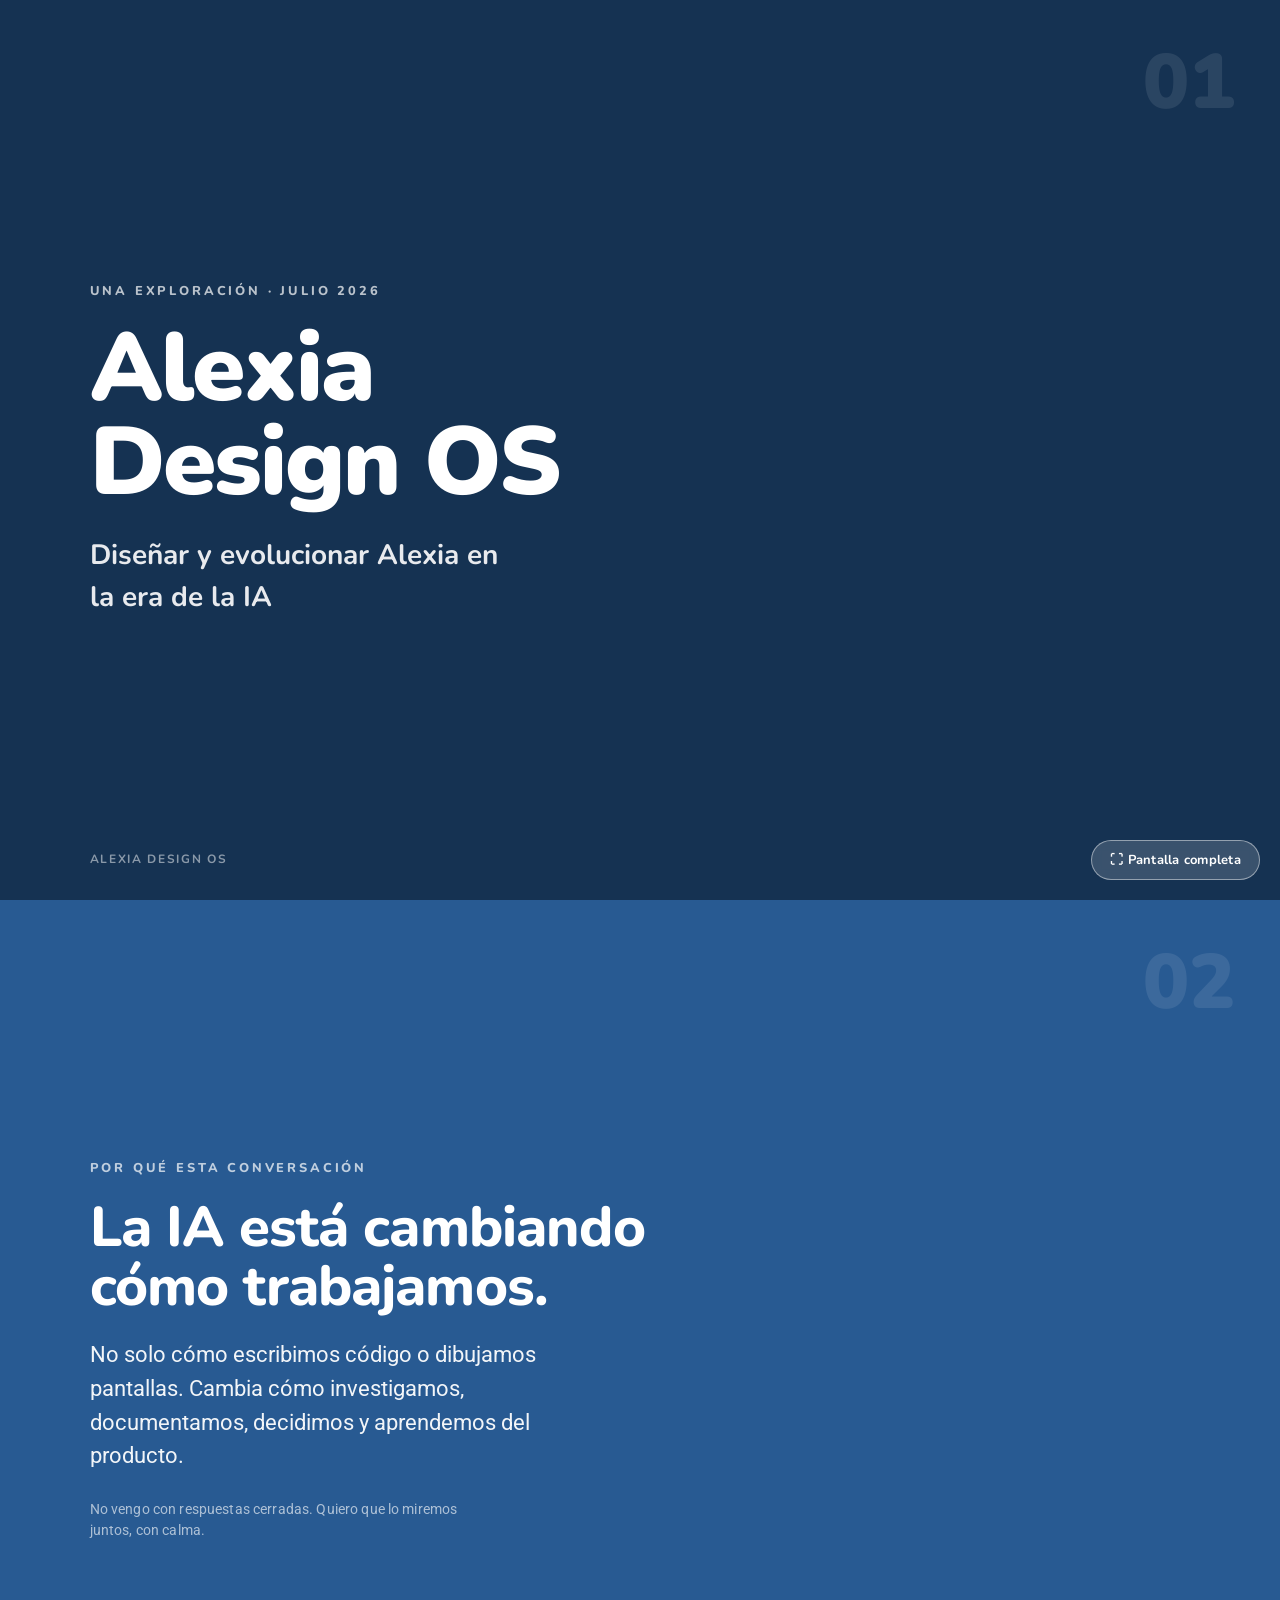
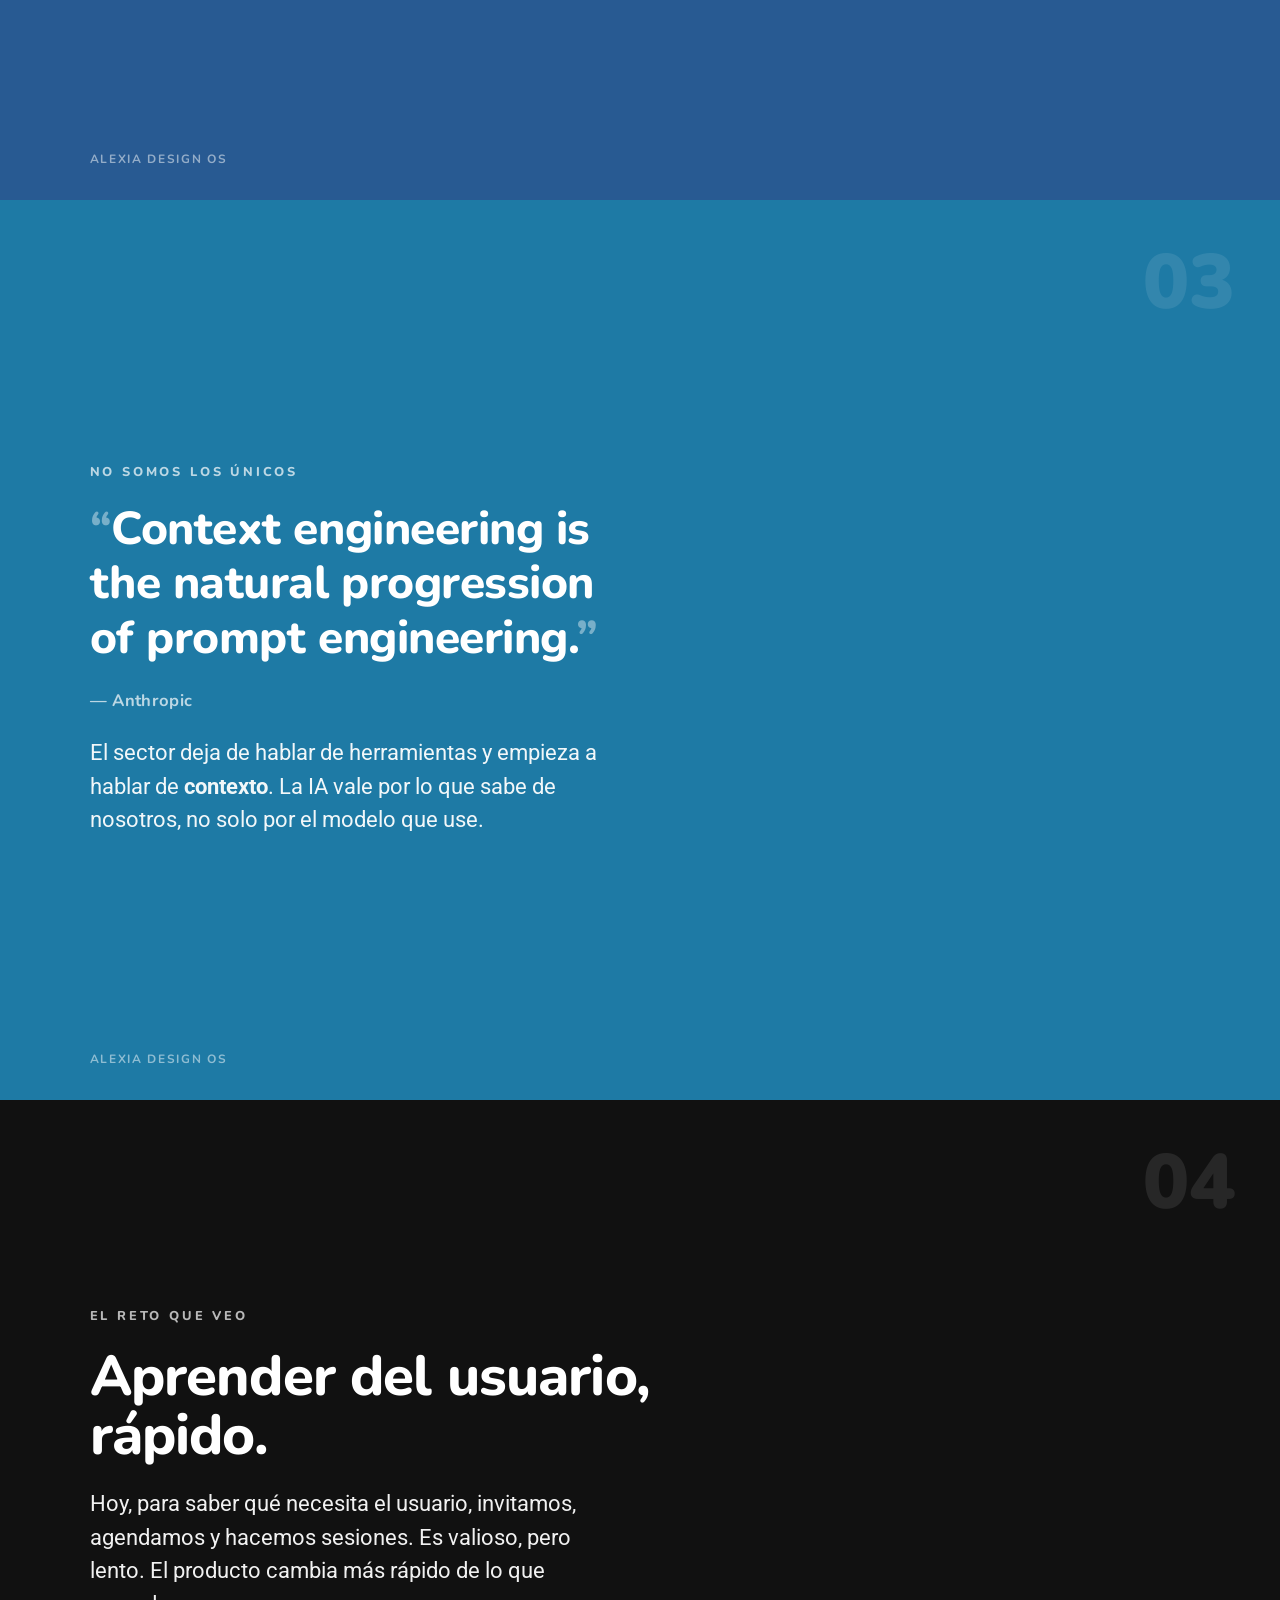
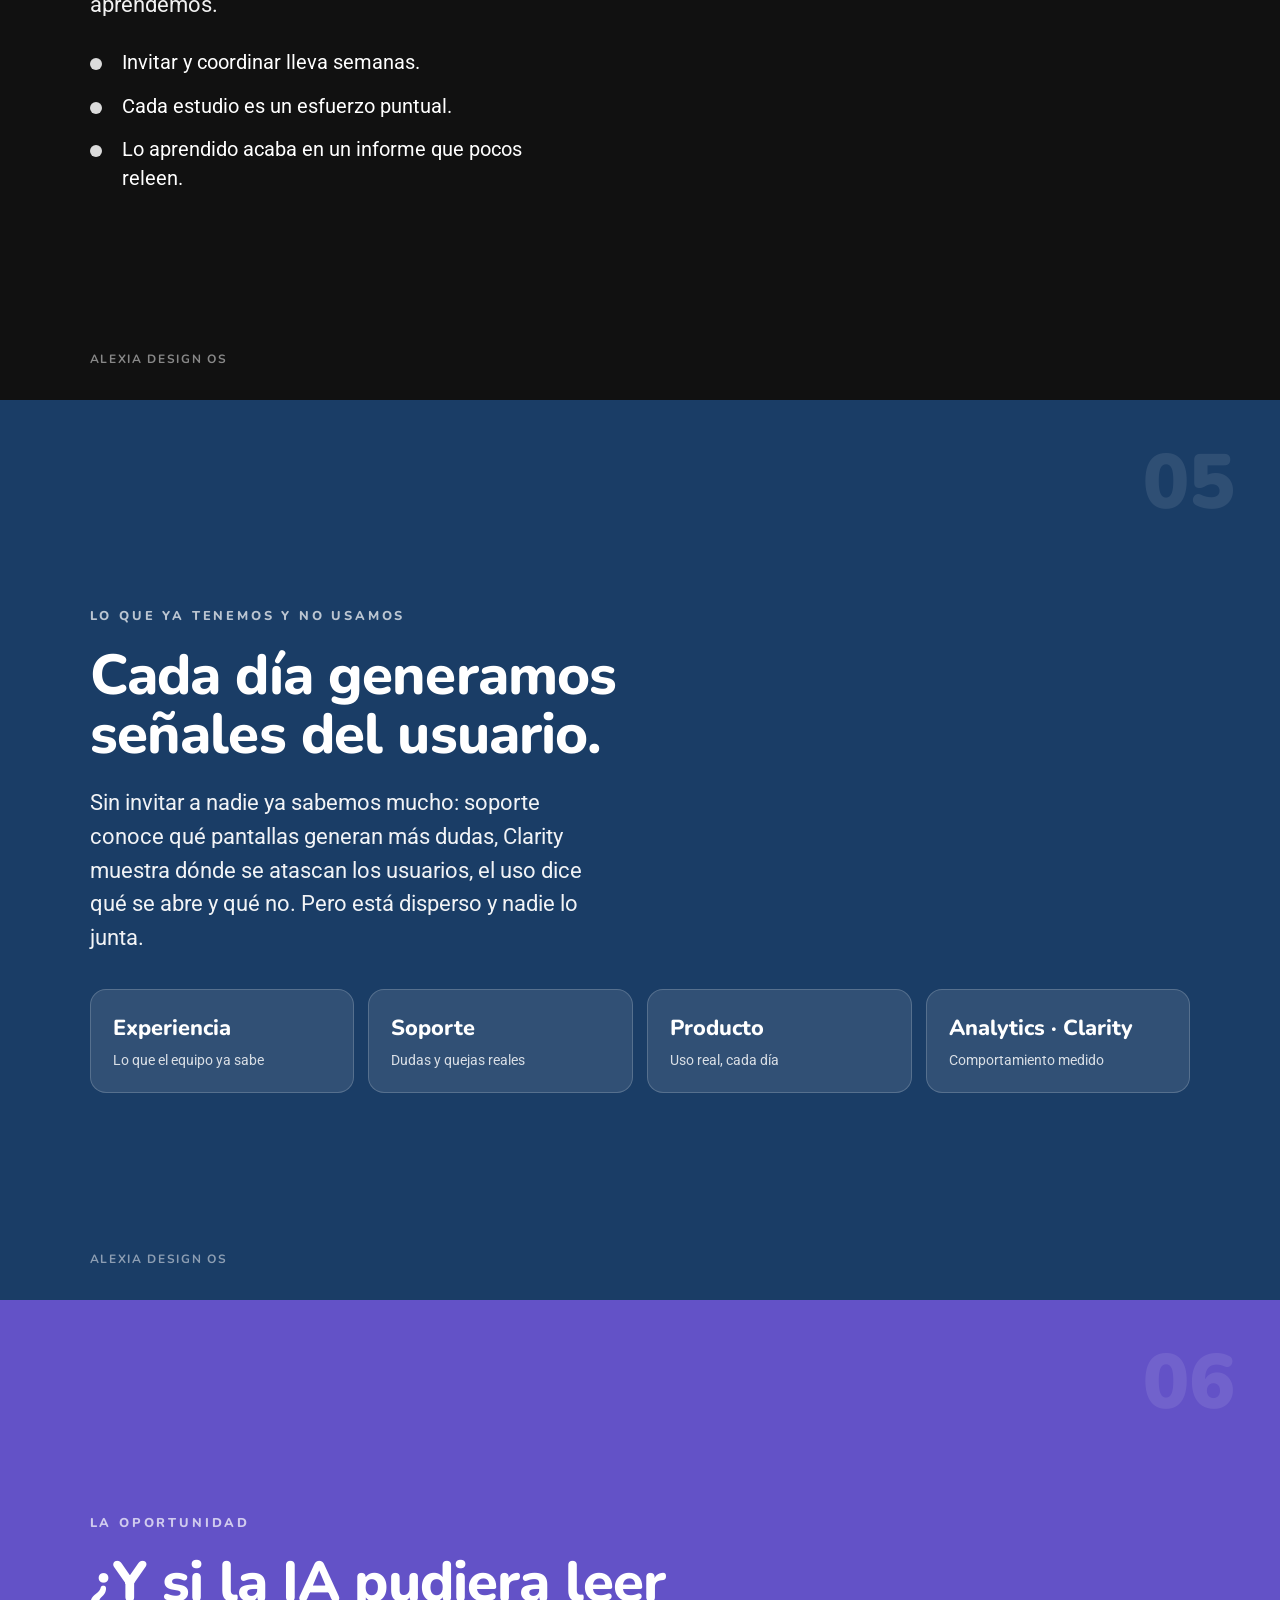
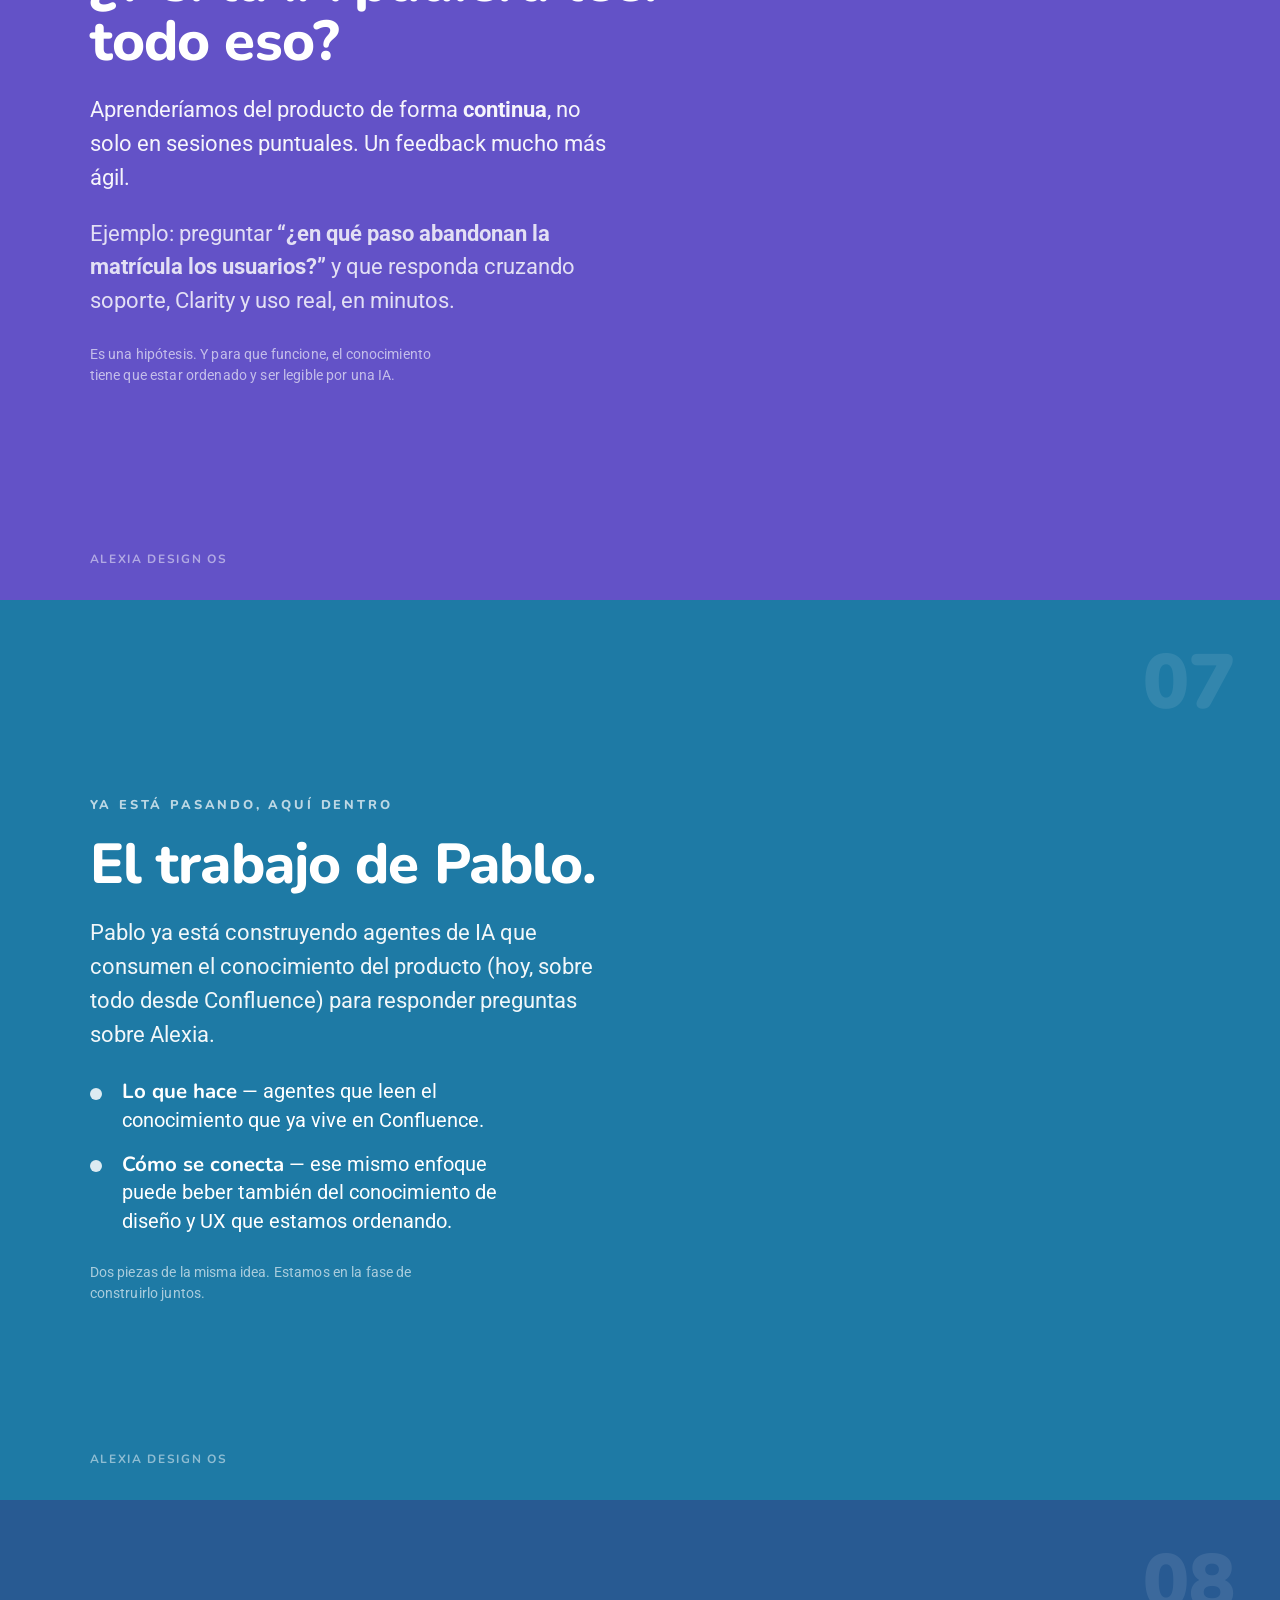
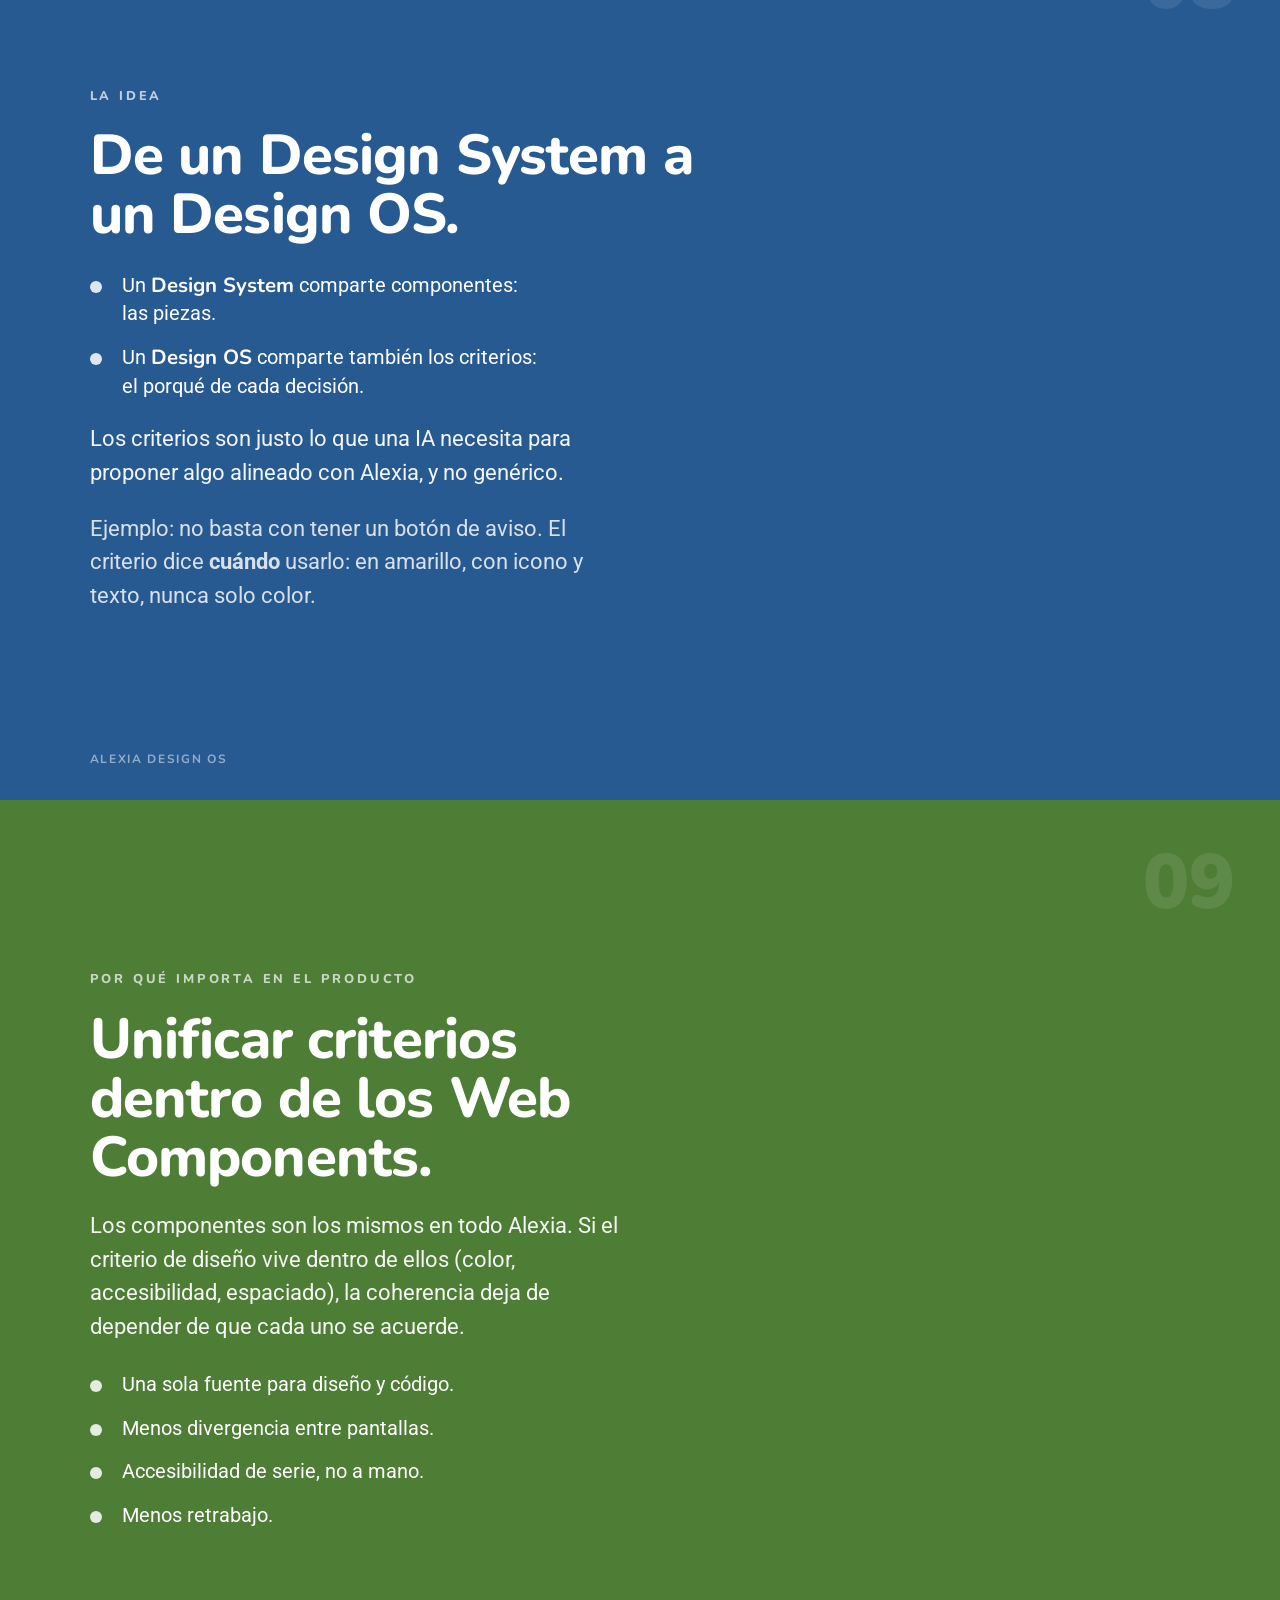
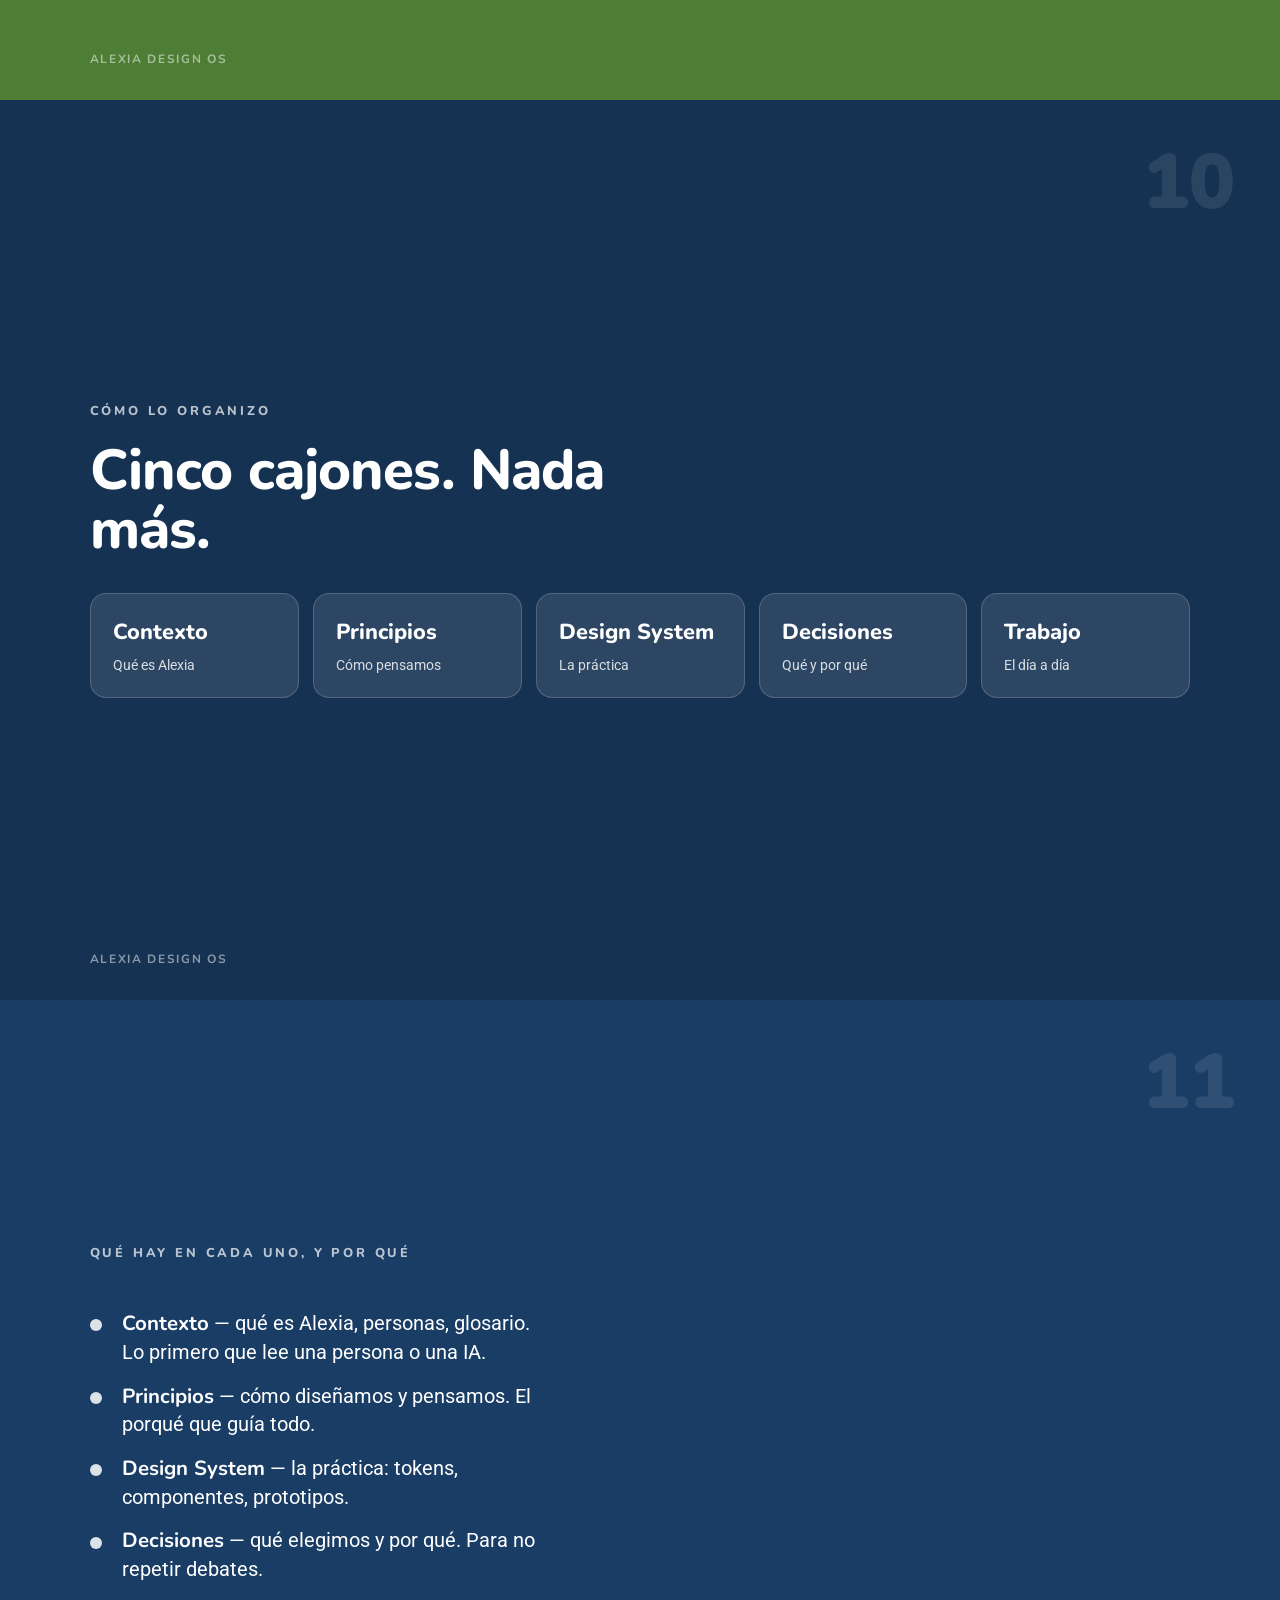
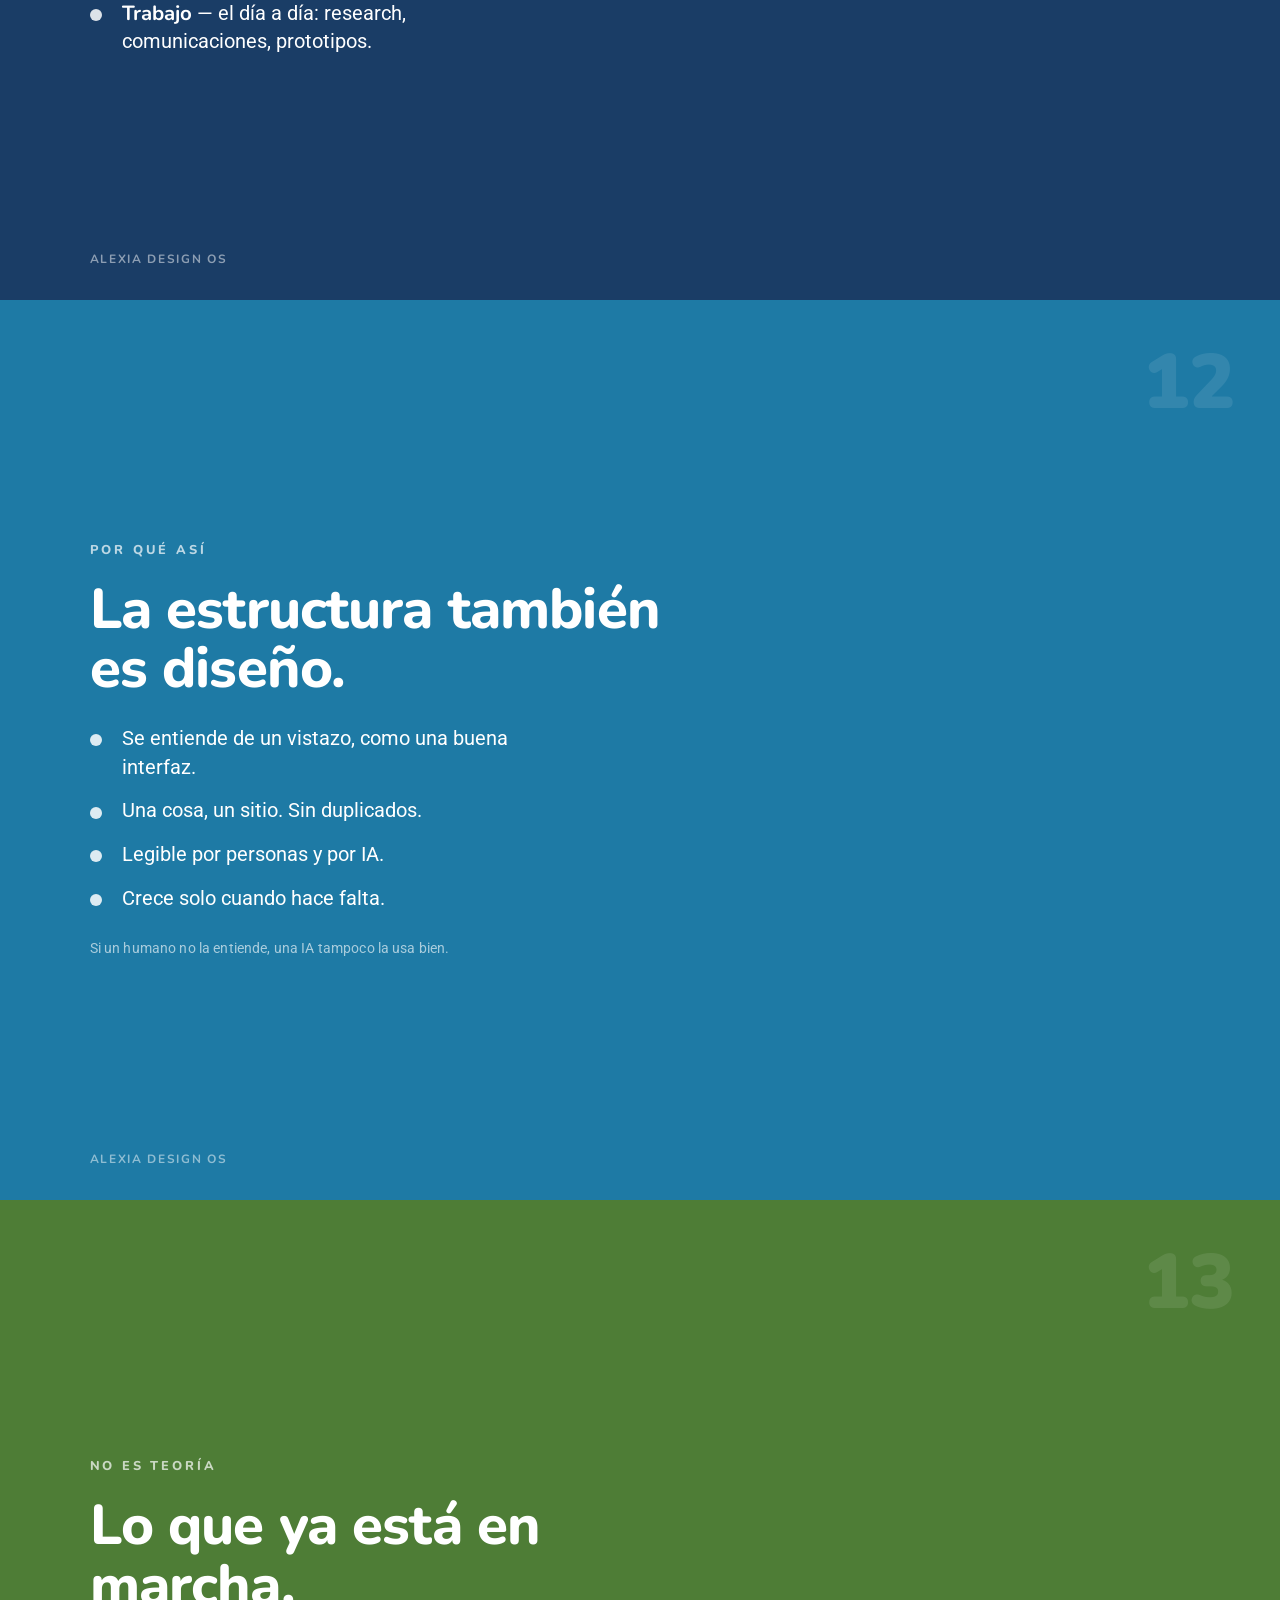
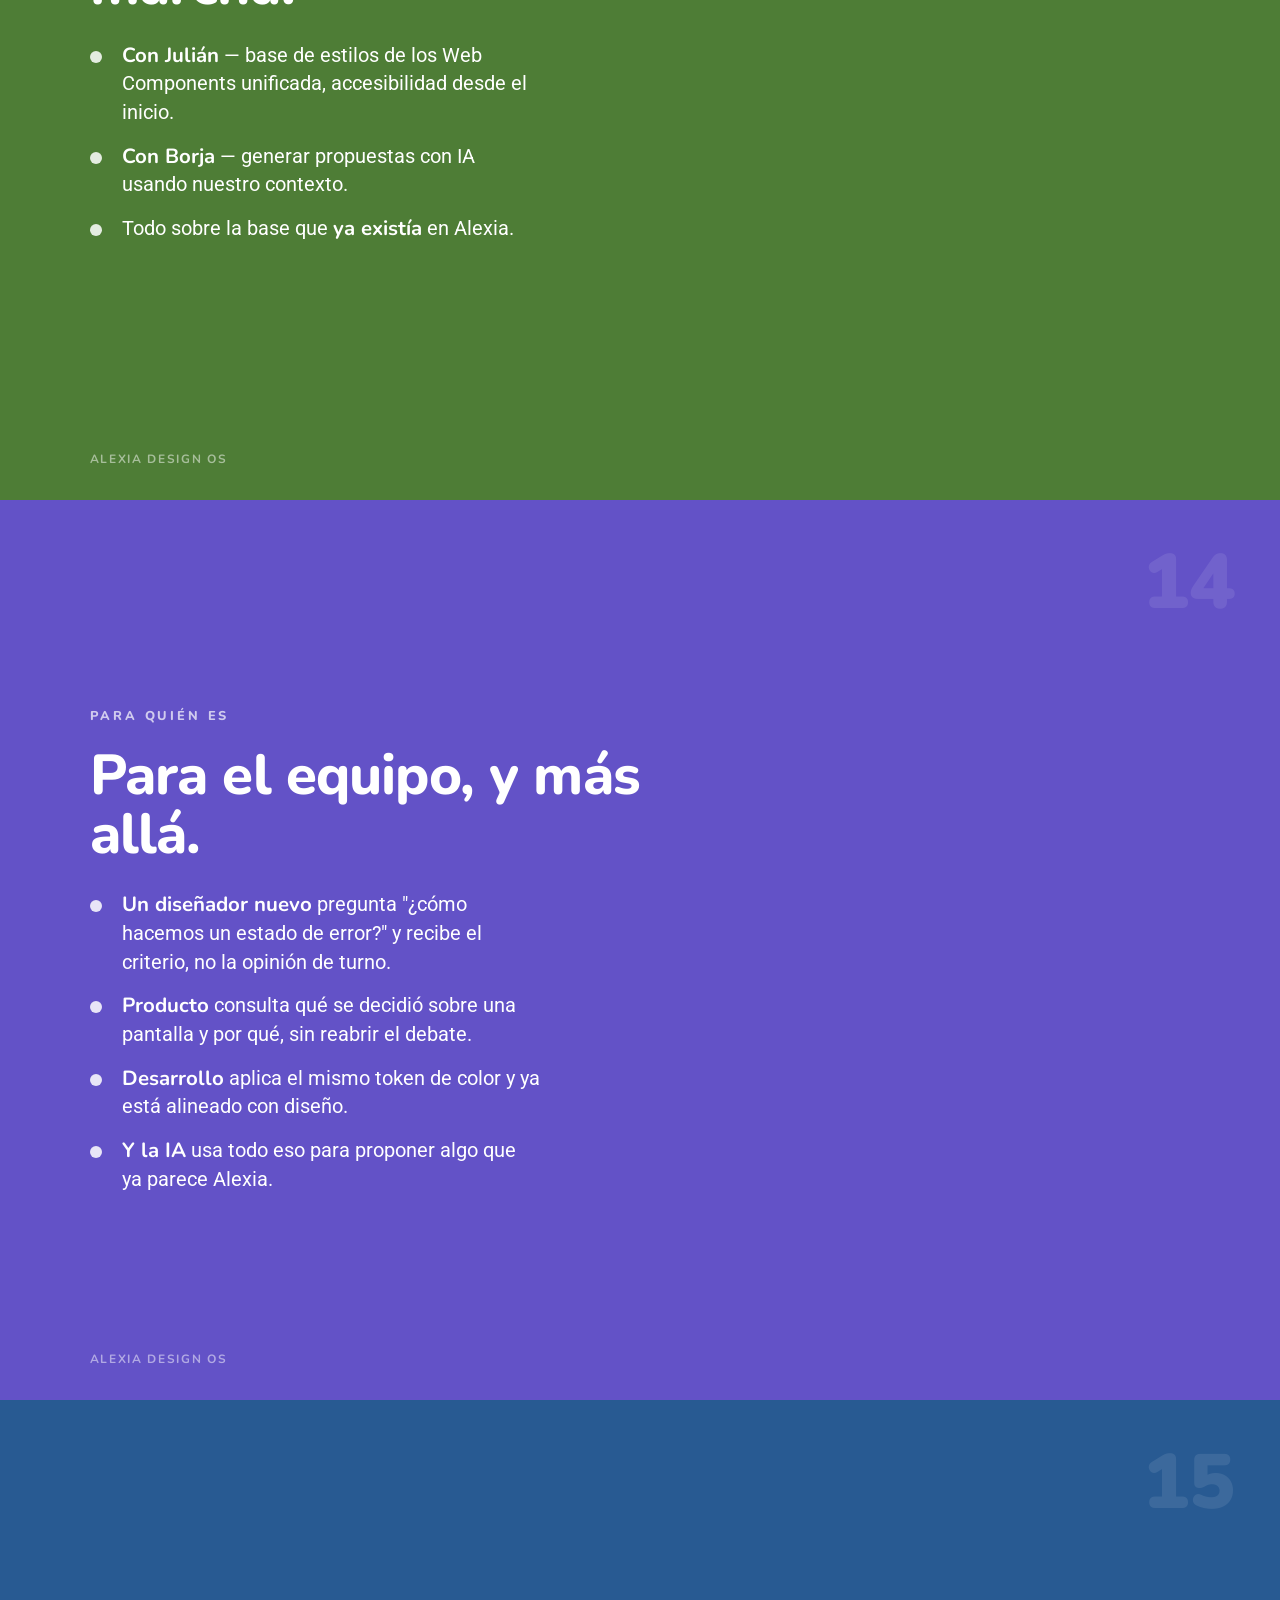
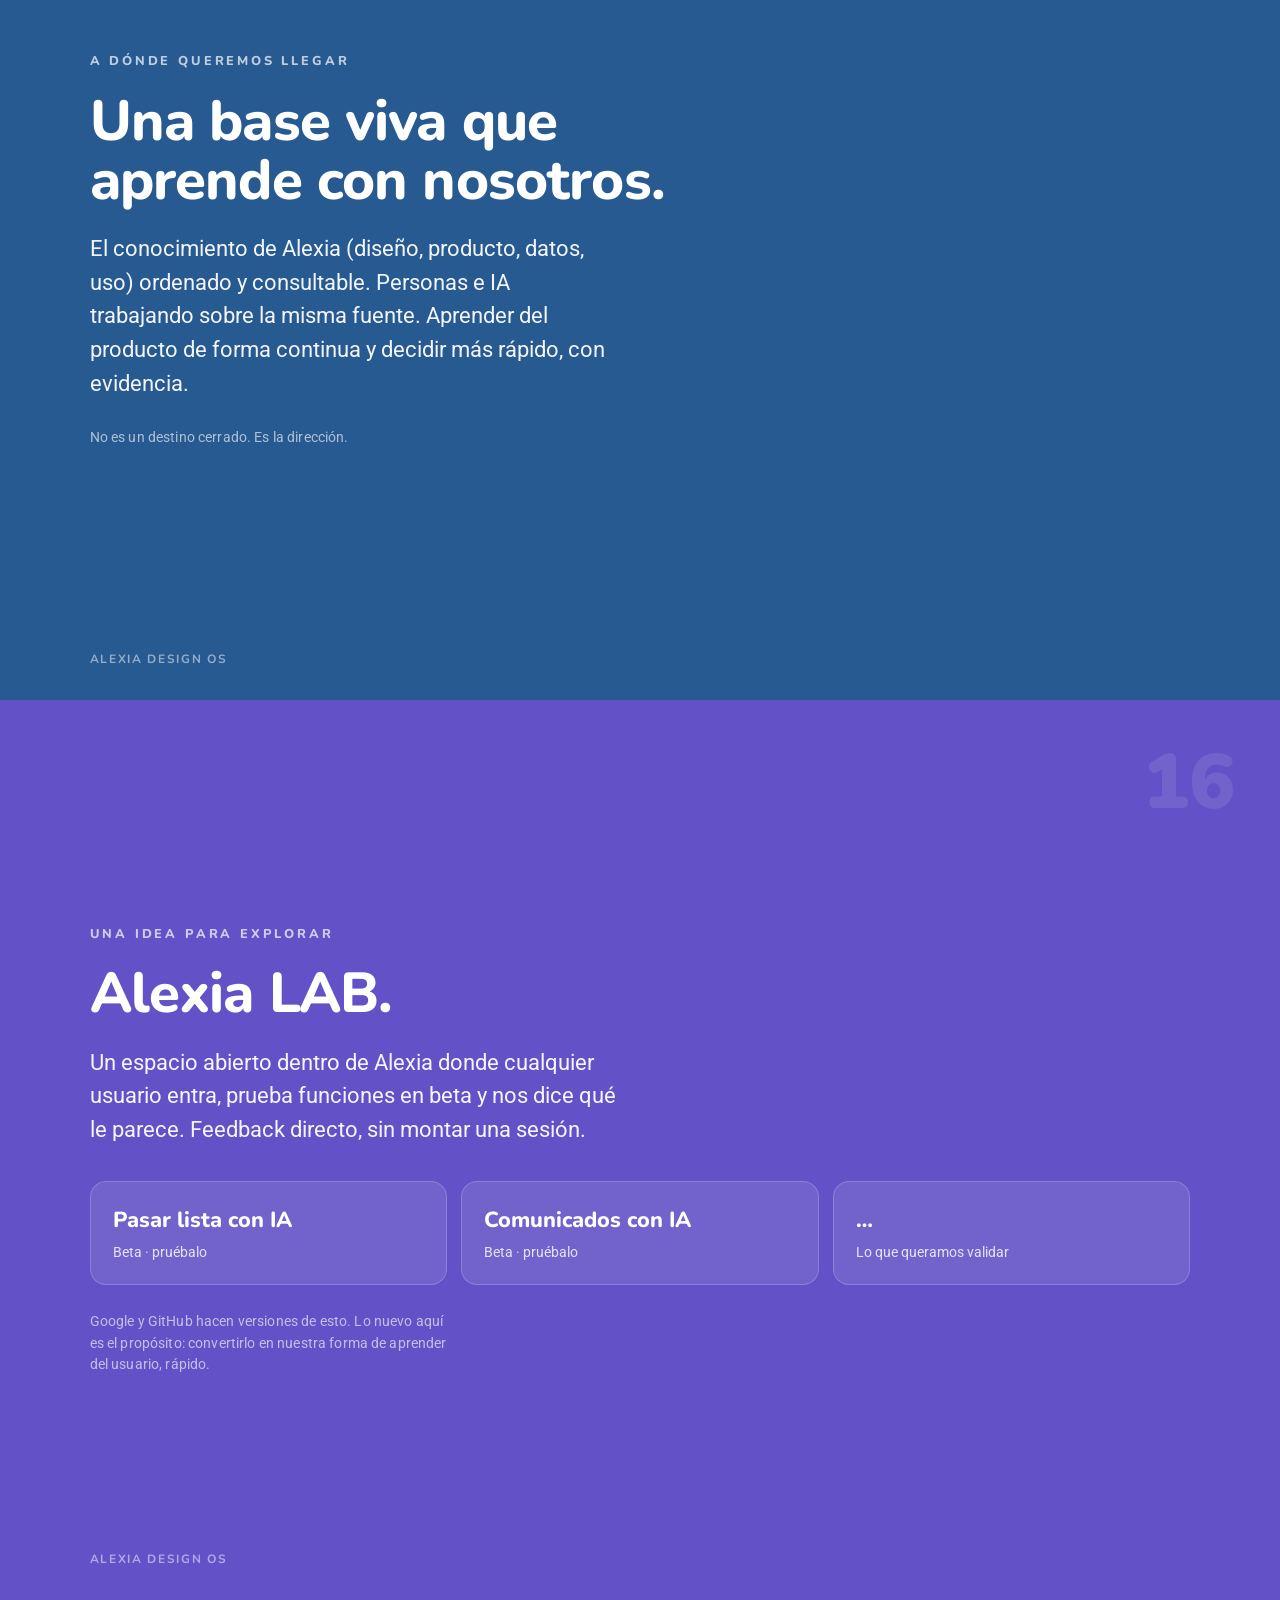
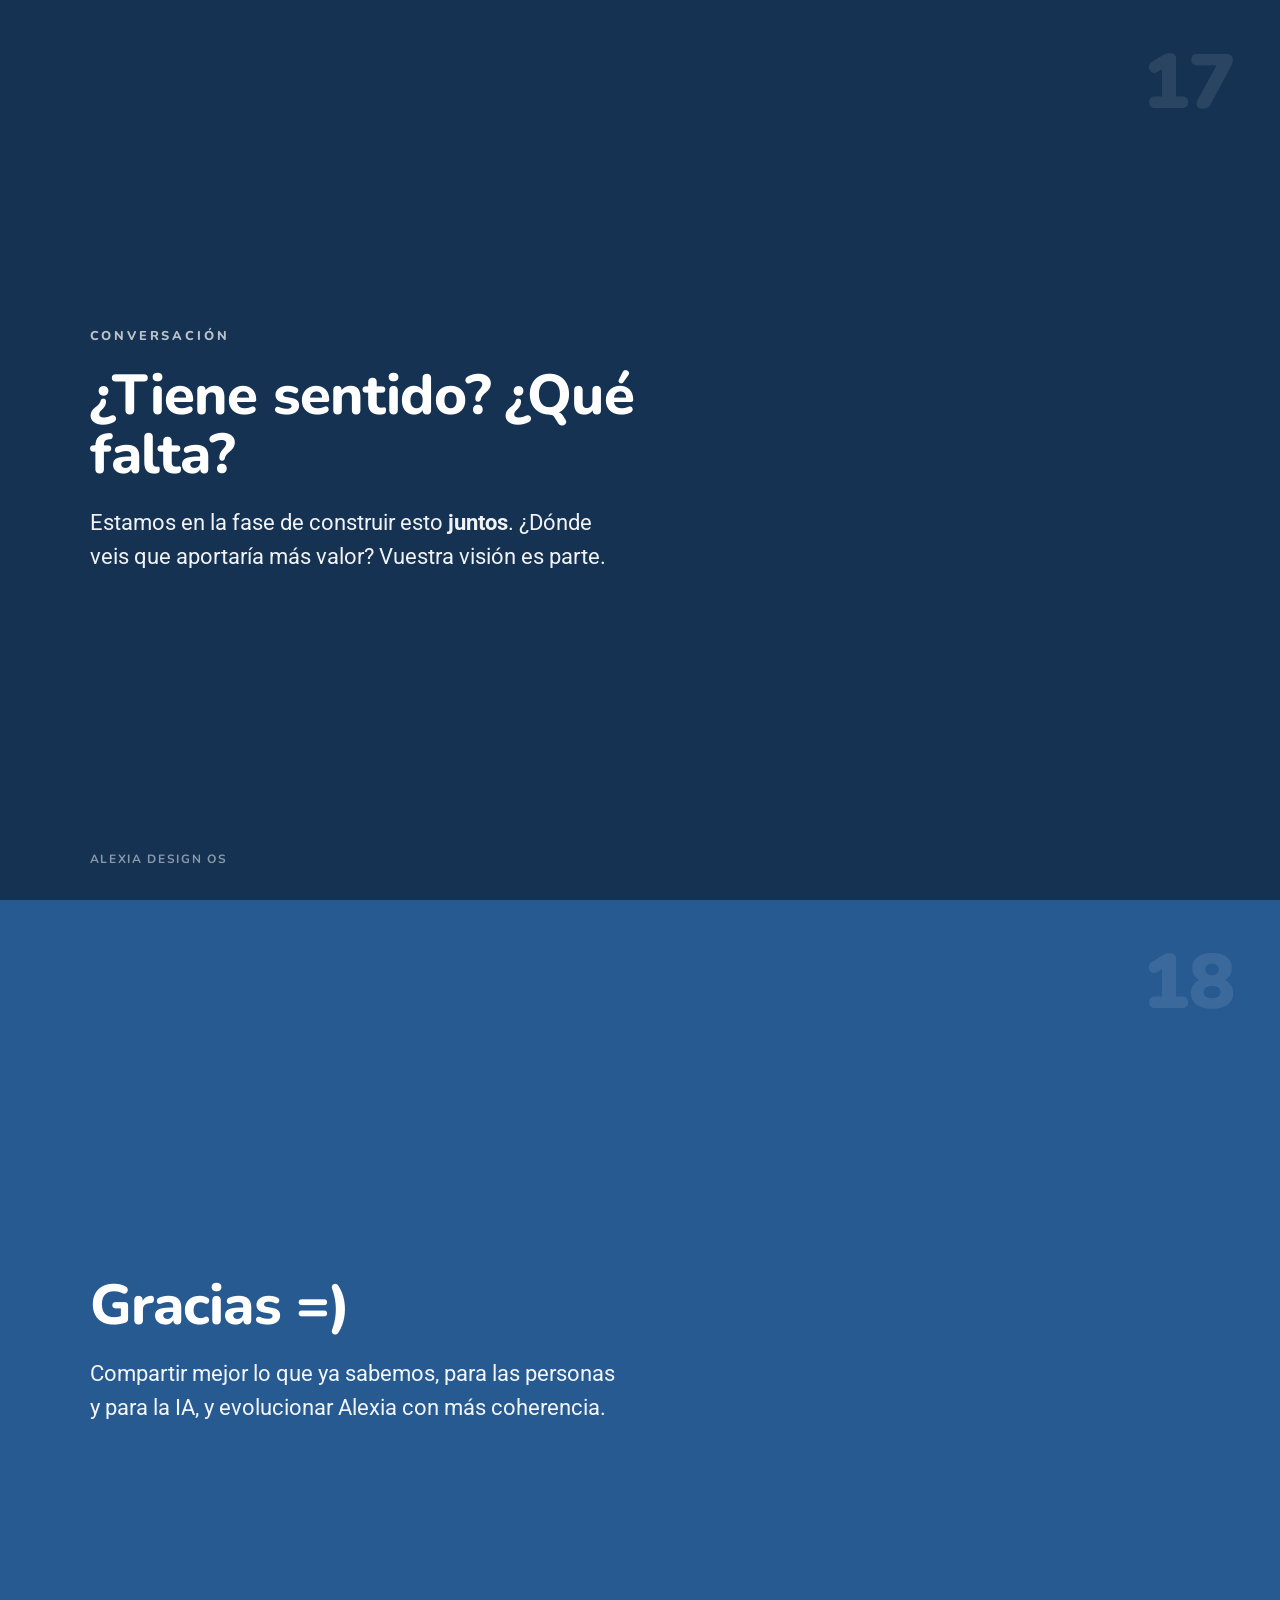
<file: 2026-07-02-alexia-design-os.html>
<!DOCTYPE html>
<html lang="es">
<head>
<meta charset="UTF-8">
<meta name="viewport" content="width=device-width, initial-scale=1.0">
<title>Alexia Design OS</title>
<link rel="preconnect" href="https://fonts.googleapis.com">
<link href="https://fonts.googleapis.com/css2?family=Nunito:wght@400;700;800;900&family=Roboto:wght@400;500;700&display=swap" rel="stylesheet">
<style>
  :root{
    --blue-500:#285A92; --blue-700:#1A3D66; --blue-800:#153252;
    --cyan-600:#1E7AA5; --green-700:#4E7D36; --purple-500:#6352C7;
    --grey-900:#111111;
    --font-ui:'Nunito',sans-serif; --font-body:'Roboto',sans-serif;
  }
  *,*::before,*::after{box-sizing:border-box;margin:0;padding:0}
  html{scroll-snap-type:y mandatory;scroll-behavior:smooth}
  body{font-family:var(--font-body);color:#fff;background:var(--grey-900);line-height:1.5}

  .slide{
    min-height:100vh; scroll-snap-align:start;
    display:flex; flex-direction:column; justify-content:center;
    padding:clamp(32px,7vw,110px); position:relative; overflow:hidden;
  }
  .eyebrow{
    font-family:var(--font-ui); font-weight:800; font-size:clamp(11px,1vw,14px);
    letter-spacing:.22em; text-transform:uppercase; opacity:.7; margin-bottom:20px;
  }
  h1{font-family:var(--font-ui); font-weight:900; font-size:clamp(44px,7.5vw,104px); line-height:.98; letter-spacing:-.02em}
  h2{font-family:var(--font-ui); font-weight:800; font-size:clamp(28px,4.4vw,58px); line-height:1.05; letter-spacing:-.015em; max-width:18ch}
  .sub{font-family:var(--font-ui); font-weight:700; font-size:clamp(17px,2.2vw,28px); opacity:.9; margin-top:24px; max-width:24ch}
  .lead{font-size:clamp(16px,1.7vw,22px); line-height:1.55; opacity:.94; margin-top:22px; max-width:44ch}
  .small{font-size:clamp(13px,1.1vw,16px); opacity:.62; margin-top:26px; max-width:46ch; letter-spacing:.01em}
  strong{font-weight:700}

  .quote{
    font-family:var(--font-ui); font-weight:800; font-size:clamp(24px,3.6vw,50px);
    line-height:1.18; letter-spacing:-.01em; max-width:20ch;
  }
  .quote .mark{opacity:.4}
  .cite{margin-top:24px; font-family:var(--font-ui); font-weight:700; font-size:clamp(14px,1.3vw,18px); opacity:.7; letter-spacing:.02em}

  .chips{display:flex; flex-wrap:wrap; gap:12px; margin-top:30px}
  .chip{font-family:var(--font-ui); font-weight:700; font-size:clamp(13px,1.3vw,18px); padding:9px 18px; border:2px solid rgba(255,255,255,.35); border-radius:999px}

  ul{list-style:none; margin-top:26px; display:flex; flex-direction:column; gap:15px; max-width:50ch}
  li{font-size:clamp(15px,1.6vw,21px); line-height:1.4; padding-left:32px; position:relative}
  li::before{content:""; position:absolute; left:0; top:.5em; width:12px; height:12px; border-radius:50%; background:#fff; opacity:.85}
  li strong{font-family:var(--font-ui)}

  .cards{display:flex; flex-wrap:wrap; gap:14px; margin-top:34px}
  .card{flex:1 1 150px; min-width:140px; background:rgba(255,255,255,.10); border:1px solid rgba(255,255,255,.18); border-radius:16px; padding:22px}
  .card .k{font-family:var(--font-ui); font-weight:800; font-size:clamp(16px,1.7vw,22px)}
  .card .v{font-size:clamp(12px,1.1vw,15px); opacity:.82; margin-top:7px; line-height:1.35}

  .num{position:absolute; top:clamp(20px,3.5vw,50px); right:clamp(20px,3.5vw,50px); font-family:var(--font-ui); font-weight:900; font-size:clamp(40px,6vw,104px); opacity:.09; line-height:1}
  .foot{position:absolute; bottom:clamp(16px,2.5vw,34px); left:clamp(32px,7vw,110px); font-family:var(--font-ui); font-weight:700; font-size:12px; letter-spacing:.14em; text-transform:uppercase; opacity:.5}

  .s1{background:var(--blue-800)} .s2{background:var(--blue-500)} .s3{background:var(--cyan-600)}
  .s4{background:var(--grey-900)} .s5{background:var(--blue-700)} .s6{background:var(--purple-500)}
  .s7{background:var(--cyan-600)} .s8{background:var(--blue-500)} .s9{background:var(--green-700)}
  .s10{background:var(--blue-800)} .s11{background:var(--blue-700)} .s12{background:var(--cyan-600)}
  .s13{background:var(--green-700)} .s14{background:var(--purple-500)} .s15{background:var(--blue-500)}
  .s16{background:var(--purple-500)} .s17{background:var(--blue-800)} .s18{background:var(--blue-500)}
</style>
</head>
<body>

<section class="slide s1">
  <div class="num">01</div>
  <div class="eyebrow">Una exploración · Julio 2026</div>
  <h1>Alexia<br>Design OS</h1>
  <div class="sub">Diseñar y evolucionar Alexia en la era de la IA</div>
  <div class="foot">Alexia Design OS</div>
</section>

<section class="slide s2">
  <div class="num">02</div>
  <div class="eyebrow">Por qué esta conversación</div>
  <h2>La IA está cambiando cómo trabajamos.</h2>
  <p class="lead">No solo cómo escribimos código o dibujamos pantallas. Cambia cómo investigamos, documentamos, decidimos y aprendemos del producto.</p>
  <p class="small">No vengo con respuestas cerradas. Quiero que lo miremos juntos, con calma.</p>
  <div class="foot">Alexia Design OS</div>
</section>

<section class="slide s3">
  <div class="num">03</div>
  <div class="eyebrow">No somos los únicos</div>
  <p class="quote"><span class="mark">“</span>Context engineering is the natural progression of prompt engineering.<span class="mark">”</span></p>
  <div class="cite">— Anthropic</div>
  <p class="lead">El sector deja de hablar de herramientas y empieza a hablar de <strong>contexto</strong>. La IA vale por lo que sabe de nosotros, no solo por el modelo que use.</p>
  <div class="foot">Alexia Design OS</div>
</section>

<section class="slide s4">
  <div class="num">04</div>
  <div class="eyebrow">El reto que veo</div>
  <h2>Aprender del usuario, rápido.</h2>
  <p class="lead">Hoy, para saber qué necesita el usuario, invitamos, agendamos y hacemos sesiones. Es valioso, pero lento. El producto cambia más rápido de lo que aprendemos.</p>
  <ul>
    <li>Invitar y coordinar lleva semanas.</li>
    <li>Cada estudio es un esfuerzo puntual.</li>
    <li>Lo aprendido acaba en un informe que pocos releen.</li>
  </ul>
  <div class="foot">Alexia Design OS</div>
</section>

<section class="slide s5">
  <div class="num">05</div>
  <div class="eyebrow">Lo que ya tenemos y no usamos</div>
  <h2>Cada día generamos señales del usuario.</h2>
  <p class="lead">Sin invitar a nadie ya sabemos mucho: soporte conoce qué pantallas generan más dudas, Clarity muestra dónde se atascan los usuarios, el uso dice qué se abre y qué no. Pero está disperso y nadie lo junta.</p>
  <div class="cards">
    <div class="card"><div class="k">Experiencia</div><div class="v">Lo que el equipo ya sabe</div></div>
    <div class="card"><div class="k">Soporte</div><div class="v">Dudas y quejas reales</div></div>
    <div class="card"><div class="k">Producto</div><div class="v">Uso real, cada día</div></div>
    <div class="card"><div class="k">Analytics · Clarity</div><div class="v">Comportamiento medido</div></div>
  </div>
  <div class="foot">Alexia Design OS</div>
</section>

<section class="slide s6">
  <div class="num">06</div>
  <div class="eyebrow">La oportunidad</div>
  <h2>¿Y si la IA pudiera leer todo eso?</h2>
  <p class="lead">Aprenderíamos del producto de forma <strong>continua</strong>, no solo en sesiones puntuales. Un feedback mucho más ágil.</p>
  <p class="lead" style="opacity:.82">Ejemplo: preguntar <strong>“¿en qué paso abandonan la matrícula los usuarios?”</strong> y que responda cruzando soporte, Clarity y uso real, en minutos.</p>
  <p class="small">Es una hipótesis. Y para que funcione, el conocimiento tiene que estar ordenado y ser legible por una IA.</p>
  <div class="foot">Alexia Design OS</div>
</section>

<section class="slide s7">
  <div class="num">07</div>
  <div class="eyebrow">Ya está pasando, aquí dentro</div>
  <h2>El trabajo de Pablo.</h2>
  <p class="lead">Pablo ya está construyendo agentes de IA que consumen el conocimiento del producto (hoy, sobre todo desde Confluence) para responder preguntas sobre Alexia.</p>
  <ul>
    <li><strong>Lo que hace</strong> — agentes que leen el conocimiento que ya vive en Confluence.</li>
    <li><strong>Cómo se conecta</strong> — ese mismo enfoque puede beber también del conocimiento de diseño y UX que estamos ordenando.</li>
  </ul>
  <p class="small">Dos piezas de la misma idea. Estamos en la fase de construirlo juntos.</p>
  <div class="foot">Alexia Design OS</div>
</section>

<section class="slide s8">
  <div class="num">08</div>
  <div class="eyebrow">La idea</div>
  <h2>De un Design System a un Design OS.</h2>
  <ul>
    <li>Un <strong>Design System</strong> comparte componentes: las piezas.</li>
    <li>Un <strong>Design OS</strong> comparte también los criterios: el porqué de cada decisión.</li>
  </ul>
  <p class="lead">Los criterios son justo lo que una IA necesita para proponer algo alineado con Alexia, y no genérico.</p>
  <p class="lead" style="opacity:.82">Ejemplo: no basta con tener un botón de aviso. El criterio dice <strong>cuándo</strong> usarlo: en amarillo, con icono y texto, nunca solo color.</p>
  <div class="foot">Alexia Design OS</div>
</section>

<section class="slide s9">
  <div class="num">09</div>
  <div class="eyebrow">Por qué importa en el producto</div>
  <h2>Unificar criterios dentro de los Web Components.</h2>
  <p class="lead">Los componentes son los mismos en todo Alexia. Si el criterio de diseño vive dentro de ellos (color, accesibilidad, espaciado), la coherencia deja de depender de que cada uno se acuerde.</p>
  <ul>
    <li>Una sola fuente para diseño y código.</li>
    <li>Menos divergencia entre pantallas.</li>
    <li>Accesibilidad de serie, no a mano.</li>
    <li>Menos retrabajo.</li>
  </ul>
  <div class="foot">Alexia Design OS</div>
</section>

<section class="slide s10">
  <div class="num">10</div>
  <div class="eyebrow">Cómo lo organizo</div>
  <h2>Cinco cajones. Nada más.</h2>
  <div class="cards">
    <div class="card"><div class="k">Contexto</div><div class="v">Qué es Alexia</div></div>
    <div class="card"><div class="k">Principios</div><div class="v">Cómo pensamos</div></div>
    <div class="card"><div class="k">Design System</div><div class="v">La práctica</div></div>
    <div class="card"><div class="k">Decisiones</div><div class="v">Qué y por qué</div></div>
    <div class="card"><div class="k">Trabajo</div><div class="v">El día a día</div></div>
  </div>
  <div class="foot">Alexia Design OS</div>
</section>

<section class="slide s11">
  <div class="num">11</div>
  <div class="eyebrow">Qué hay en cada uno, y por qué</div>
  <ul>
    <li><strong>Contexto</strong> — qué es Alexia, personas, glosario. Lo primero que lee una persona o una IA.</li>
    <li><strong>Principios</strong> — cómo diseñamos y pensamos. El porqué que guía todo.</li>
    <li><strong>Design System</strong> — la práctica: tokens, componentes, prototipos.</li>
    <li><strong>Decisiones</strong> — qué elegimos y por qué. Para no repetir debates.</li>
    <li><strong>Trabajo</strong> — el día a día: research, comunicaciones, prototipos.</li>
  </ul>
  <div class="foot">Alexia Design OS</div>
</section>

<section class="slide s12">
  <div class="num">12</div>
  <div class="eyebrow">Por qué así</div>
  <h2>La estructura también es diseño.</h2>
  <ul>
    <li>Se entiende de un vistazo, como una buena interfaz.</li>
    <li>Una cosa, un sitio. Sin duplicados.</li>
    <li>Legible por personas y por IA.</li>
    <li>Crece solo cuando hace falta.</li>
  </ul>
  <p class="small">Si un humano no la entiende, una IA tampoco la usa bien.</p>
  <div class="foot">Alexia Design OS</div>
</section>

<section class="slide s13">
  <div class="num">13</div>
  <div class="eyebrow">No es teoría</div>
  <h2>Lo que ya está en marcha.</h2>
  <ul>
    <li><strong>Con Julián</strong> — base de estilos de los Web Components unificada, accesibilidad desde el inicio.</li>
    <li><strong>Con Borja</strong> — generar propuestas con IA usando nuestro contexto.</li>
    <li>Todo sobre la base que <strong>ya existía</strong> en Alexia.</li>
  </ul>
  <div class="foot">Alexia Design OS</div>
</section>

<section class="slide s14">
  <div class="num">14</div>
  <div class="eyebrow">Para quién es</div>
  <h2>Para el equipo, y más allá.</h2>
  <ul>
    <li><strong>Un diseñador nuevo</strong> pregunta "¿cómo hacemos un estado de error?" y recibe el criterio, no la opinión de turno.</li>
    <li><strong>Producto</strong> consulta qué se decidió sobre una pantalla y por qué, sin reabrir el debate.</li>
    <li><strong>Desarrollo</strong> aplica el mismo token de color y ya está alineado con diseño.</li>
    <li><strong>Y la IA</strong> usa todo eso para proponer algo que ya parece Alexia.</li>
  </ul>
  <div class="foot">Alexia Design OS</div>
</section>

<section class="slide s15">
  <div class="num">15</div>
  <div class="eyebrow">A dónde queremos llegar</div>
  <h2>Una base viva que aprende con nosotros.</h2>
  <p class="lead">El conocimiento de Alexia (diseño, producto, datos, uso) ordenado y consultable. Personas e IA trabajando sobre la misma fuente. Aprender del producto de forma continua y decidir más rápido, con evidencia.</p>
  <p class="small">No es un destino cerrado. Es la dirección.</p>
  <div class="foot">Alexia Design OS</div>
</section>

<section class="slide s16">
  <div class="num">16</div>
  <div class="eyebrow">Una idea para explorar</div>
  <h2>Alexia LAB.</h2>
  <p class="lead">Un espacio abierto dentro de Alexia donde cualquier usuario entra, prueba funciones en beta y nos dice qué le parece. Feedback directo, sin montar una sesión.</p>
  <div class="cards">
    <div class="card"><div class="k">Pasar lista con IA</div><div class="v">Beta · pruébalo</div></div>
    <div class="card"><div class="k">Comunicados con IA</div><div class="v">Beta · pruébalo</div></div>
    <div class="card"><div class="k">…</div><div class="v">Lo que queramos validar</div></div>
  </div>
  <p class="small">Google y GitHub hacen versiones de esto. Lo nuevo aquí es el propósito: convertirlo en nuestra forma de aprender del usuario, rápido.</p>
  <div class="foot">Alexia Design OS</div>
</section>

<section class="slide s17">
  <div class="num">17</div>
  <div class="eyebrow">Conversación</div>
  <h2>¿Tiene sentido? ¿Qué falta?</h2>
  <p class="lead">Estamos en la fase de construir esto <strong>juntos</strong>. ¿Dónde veis que aportaría más valor? Vuestra visión es parte.</p>
  <div class="foot">Alexia Design OS</div>
</section>

<section class="slide s18">
  <div class="num">18</div>
  <h2>Gracias =) </h2>
  <p class="lead">Compartir mejor lo que ya sabemos, para las personas y para la IA, y evolucionar Alexia con más coherencia.</p>
  <div class="foot">Alexia Design OS</div>
</section>

<button id="fsbtn"
  onclick="document.fullscreenElement?document.exitFullscreen():document.documentElement.requestFullscreen()"
  style="position:fixed;bottom:20px;right:20px;z-index:99;background:rgba(255,255,255,.16);color:#fff;border:1.5px solid rgba(255,255,255,.45);border-radius:999px;padding:10px 18px;font-family:'Nunito',sans-serif;font-weight:700;font-size:13px;letter-spacing:.02em;cursor:pointer;backdrop-filter:blur(6px)">
  ⛶ Pantalla completa
</button>
<script>
  document.addEventListener('fullscreenchange',function(){
    document.getElementById('fsbtn').textContent =
      document.fullscreenElement ? '⛶ Salir' : '⛶ Pantalla completa';
  });
</script>
</body>
</html>
</file>
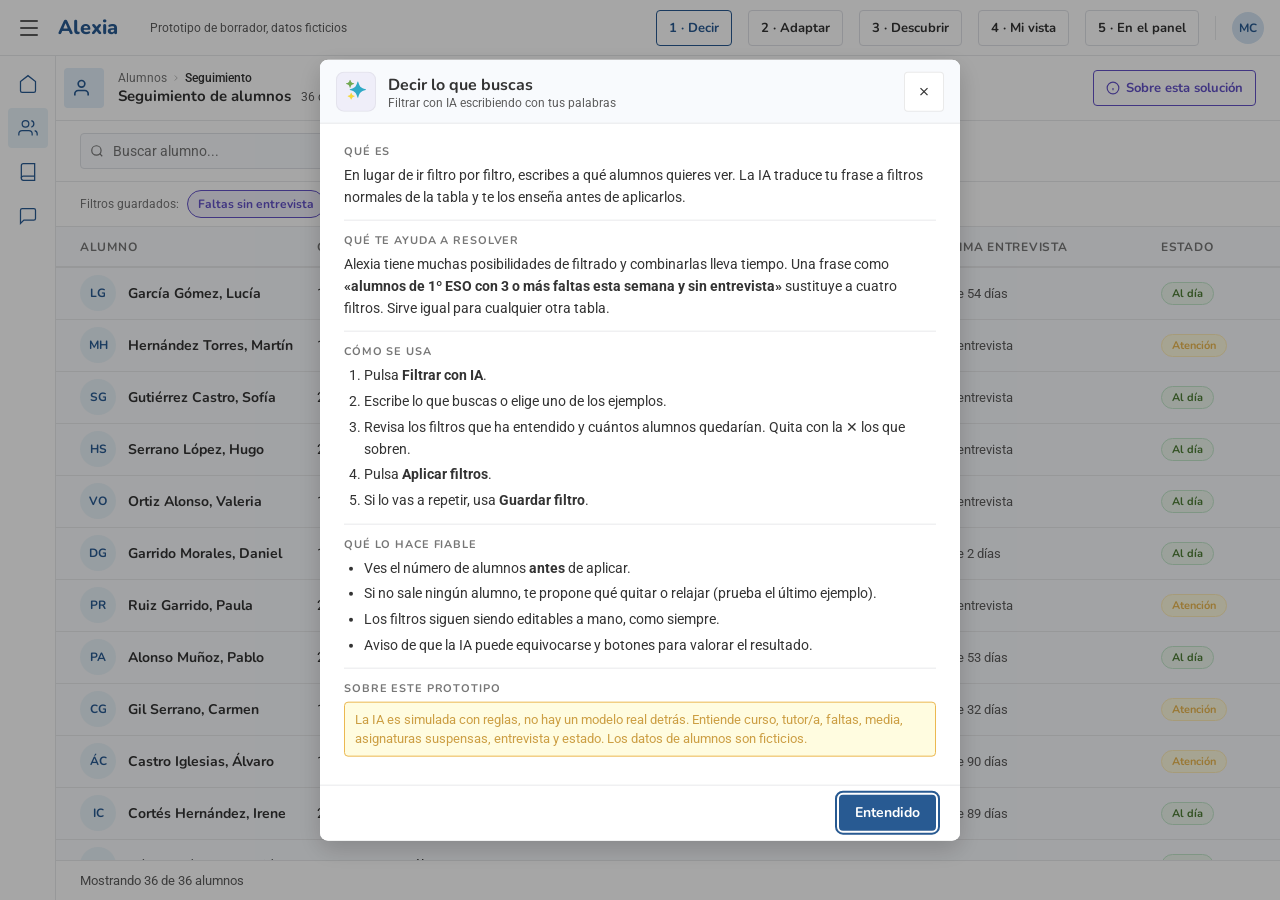
<file: filtros-ia/1-dizer.html>
<!DOCTYPE html>
<html lang="es">
<head>
<meta charset="UTF-8">
<meta name="viewport" content="width=device-width, initial-scale=1.0">
<title>Alexia · Prototipo 1: Decir</title>
<link rel="preconnect" href="https://fonts.googleapis.com">
<link href="https://fonts.googleapis.com/css2?family=Nunito:wght@400;500;700;800&family=Roboto:wght@400;500;700&display=swap" rel="stylesheet">
<link rel="stylesheet" href="assets/alexia-ds.css">
<link rel="stylesheet" href="assets/proto.css">
</head>
<body>
<header class="topbar" id="tb"></header>
<div class="body-row">
  <nav class="sidenav" id="sn" aria-label="Navegación principal"></nav>
  <main class="content">
    <div class="module-header">
      <div class="module-header-icon"><svg viewBox="0 0 24 24" fill="none" stroke-width="2"><path d="M17 21v-2a4 4 0 0 0-4-4H5a4 4 0 0 0-4 4v2"/><circle cx="9" cy="7" r="4"/></svg></div>
      <div>
        <div class="module-header-breadcrumb"><a href="#">Alumnos</a><svg viewBox="0 0 24 24"><polyline points="9 18 15 12 9 6"/></svg><span>Seguimiento</span></div>
        <div class="module-header-title-row"><div class="module-header-title">Seguimiento de alumnos</div><div class="module-header-subtitle" id="subtitle"></div></div>
      </div>
    </div>

    <div class="com-toolbar">
      <div class="com-search">
        <svg viewBox="0 0 24 24"><circle cx="11" cy="11" r="8"/><line x1="21" y1="21" x2="16.65" y2="16.65"/></svg>
        <input type="text" id="q" placeholder="Buscar alumno..." aria-label="Buscar alumno por nombre">
      </div>
      <button class="btn-ia" id="btn-ia" data-tooltip="Filtra escribiendo lo que buscas" aria-expanded="false" aria-controls="ia-box">
        <span id="btn-ia-icon"></span>Filtrar con IA
      </button>
    </div>

    <section class="ia-box" id="ia-box" aria-label="Filtrar con IA">
      <div class="ia-box-row">
        <label for="ia-input" class="sr-only">Describe a qué alumnos quieres ver</label>
        <input class="compose-input" id="ia-input" type="text" placeholder="Describe a qué alumnos quieres ver" autocomplete="off">
        <button class="btn-primary btn-md" id="ia-go">Filtrar</button>
        <button class="btn-ghost btn-md" id="ia-close" aria-label="Cerrar">Cerrar</button>
      </div>
      <div class="ia-examples" id="examples"><span>Prueba con:</span></div>
      <div id="ia-out" aria-live="polite"></div>
    </section>

    <div class="active-row" id="saved-row"></div>
    <div class="active-row" id="active-row"></div>
    <div class="active-row save-row" id="save-row" style="padding:8px 24px;">
      <div class="compose-field"><label for="save-name">Nombre del filtro</label><input class="compose-input" id="save-name" type="text" placeholder="Ej.: Faltas sin entrevista"></div>
      <button class="btn-primary btn-md" id="save-ok">Guardar</button>
      <button class="btn-ghost btn-md" id="save-cancel">Cancelar</button>
    </div>

    <div class="com-table-wrap"><table class="com-table"><thead id="thead"></thead><tbody id="tbody"></tbody></table></div>
    <div class="com-pagination"><div class="com-pag-info" id="foot"></div></div>
  </main>
</div>

<script src="assets/alumnos.js"></script>
<script>
const $ = id => document.getElementById(id);
const ALU = ALX.ALUMNOS;
let applied = [];          // filtros aplicados a la tabla
let pending = [];          // propuesta de la IA, aún sin aplicar
let nameQ = '';
const saved = [{ name: 'Faltas sin entrevista', filters: [{ field: 'faltasSemana', value: 3 }, { field: 'entrevista', value: 'no' }] }];

ALX.shell(1);
$('btn-ia-icon').innerHTML = ALX.IA_ICON;
$('thead').innerHTML = ALX.THEAD(false);
const EJEMPLOS = [
  'Alumnos de 1º ESO con 3 o más faltas esta semana y sin entrevista',
  '2º ESO A en riesgo con la media por debajo de 5',
  'Alumnos de Marta que suspenden 2 o más asignaturas',
  '2º ESO B en riesgo con media superior a 8'
];
EJEMPLOS.forEach(t => {
  const b = document.createElement('button'); b.className = 'chip ia'; b.textContent = t;
  b.onclick = () => { $('ia-input').value = t; runIA(); };
  $('examples').appendChild(b);
});

const chipHTML = (f, i, group) => '<span class="chip">' + ALX.esc(ALX.label(f)) + '<button data-g="' + group + '" data-i="' + i + '" aria-label="Quitar filtro ' + ALX.esc(ALX.label(f)) + '">' + ALX.X_SVG + '</button></span>';

function rows() {
  const f = nameQ ? applied.concat([{ field: 'texto', value: nameQ }]) : applied;
  return ALX.apply(ALU, f);
}
function renderAll() {
  const r = rows();
  ALX.renderTable($('tbody'), r);
  $('subtitle').textContent = r.length + ' de ' + ALU.length + ' alumnos';
  $('foot').textContent = 'Mostrando ' + r.length + ' de ' + ALU.length + ' alumnos';
  const ar = $('active-row');
  ar.classList.toggle('visible', applied.length > 0);
  ar.innerHTML = applied.length ? '<span class="stat-sub">Filtros activos:</span>' + applied.map((f, i) => chipHTML(f, i, 'a')).join('') +
    '<button class="link-btn" id="clear">Borrar filtros</button><button class="link-btn" id="save-open">Guardar filtro</button>' : '';
  const sr = $('saved-row');
  sr.classList.toggle('visible', saved.length > 0);
  sr.innerHTML = '<span class="stat-sub">Filtros guardados:</span>' + saved.map((s, i) => '<button class="chip ia" data-s="' + i + '">' + ALX.esc(s.name) + '</button>').join('');
}

function runIA() {
  const t = $('ia-input').value.trim(); if (!t) { $('ia-input').focus(); return; }
  const btn = $('btn-ia'); btn.classList.add('loading');
  $('ia-out').innerHTML = '<div class="shimmer-wrap" style="padding:0"><div class="shimmer sh-line-lg"></div><div class="shimmer sh-line-sm"></div></div>';
  setTimeout(() => {
    btn.classList.remove('loading');
    pending = ALX.parse(t);
    renderOut(t);
  }, 900);
}

function renderOut(t) {
  const out = $('ia-out');
  if (!pending.length) {
    out.innerHTML = '<div class="compose-info-banner"><span>No he sabido convertir «' + ALX.esc(t) + '» en filtros. Prueba a nombrar un curso, un tutor, faltas, la media o si hay entrevista.</span></div>';
    return;
  }
  const n = ALX.apply(ALU, pending).length;
  let h = '<div class="ia-result"><span class="block-label" style="margin:0">He entendido esto</span><div class="ia-actions">' + pending.map((f, i) => chipHTML(f, i, 'p')).join('') + '</div>';
  h += '<div class="ia-count">Esto dejaría <strong>' + n + '</strong> de ' + ALU.length + ' alumnos</div>';
  if (n === 0) {
    const sug = ALX.relajar(pending, ALU);
    h += '<div class="compose-info-banner compose-info-banner--warning" role="status"><span><strong>Ningún alumno cumple todo a la vez.</strong> ' +
      (sug.length ? 'Esto es lo que se puede relajar:' : 'Prueba a quitar algún filtro.') + '</span></div>';
    h += '<div class="ia-actions">' + sug.map((s, i) => '<button class="com-tb-btn" data-r="' + i + '">' + ALX.esc(s.texto) + ' <span class="stat-sub">(' + s.n + ' alumnos)</span></button>').join('') + '</div>';
    out._sug = sug;
  }
  h += '<div class="ia-actions"><button class="btn-primary btn-md" id="ia-apply"' + (n === 0 ? ' disabled' : '') + '>Aplicar filtros</button>' +
    '<button class="btn-ghost btn-md" id="ia-discard">Descartar</button></div>';
  h += '<div class="ia-foot"><span>Utiliza la IA. Verifica los resultados.</span><span id="fb"><button class="com-tb-btn" data-fb="1" aria-label="Resultado útil">Útil</button> <button class="com-tb-btn" data-fb="0" aria-label="Resultado no útil">No útil</button></span></div></div>';
  out.innerHTML = h;
}

document.addEventListener('click', e => {
  const t = e.target.closest('button'); if (!t) return;
  if (t.id === 'btn-ia') { const o = $('ia-box').classList.toggle('open'); t.setAttribute('aria-expanded', o); if (o) $('ia-input').focus(); }
  else if (t.id === 'ia-close') { $('ia-box').classList.remove('open'); $('btn-ia').setAttribute('aria-expanded', 'false'); }
  else if (t.id === 'ia-go') runIA();
  else if (t.id === 'ia-apply') { applied = pending.slice(); $('ia-box').classList.remove('open'); $('btn-ia').setAttribute('aria-expanded', 'false'); renderAll(); }
  else if (t.id === 'ia-discard') { pending = []; $('ia-out').innerHTML = ''; }
  else if (t.id === 'clear') { applied = []; renderAll(); }
  else if (t.id === 'save-open') { $('save-row').classList.add('open'); $('save-name').focus(); }
  else if (t.id === 'save-cancel') $('save-row').classList.remove('open');
  else if (t.id === 'save-ok') { const n = $('save-name').value.trim(); if (!n) { $('save-name').focus(); return; } saved.push({ name: n, filters: applied.slice() }); $('save-name').value = ''; $('save-row').classList.remove('open'); renderAll(); }
  else if (t.dataset.g === 'a') { applied.splice(+t.dataset.i, 1); renderAll(); }
  else if (t.dataset.g === 'p') { pending.splice(+t.dataset.i, 1); renderOut($('ia-input').value); }
  else if (t.dataset.s !== undefined) { applied = saved[+t.dataset.s].filters.slice(); renderAll(); }
  else if (t.dataset.fb !== undefined) $('fb').textContent = 'Gracias por tu valoración.';
  else if (t.dataset.r !== undefined) {
    const s = $('ia-out')._sug[+t.dataset.r];
    pending = s.tipo === 'quitar' ? pending.filter(f => f.field !== s.field) : pending.map(f => f.field === s.field ? Object.assign({}, f, { value: s.value }) : f);
    renderOut($('ia-input').value);
  }
});
/* Placeholder que se escribe solo con ejemplos, mientras el campo está vacío y la caja abierta */
const SUGERENCIAS = [
  'Alumnos de 1º ESO con 3 o más faltas esta semana y sin entrevista',
  '2º ESO A en riesgo con la media por debajo de 5',
  'Alumnos de Marta que suspenden 2 o más asignaturas',
  '¿Quién no ha tenido ninguna entrevista este trimestre?'
];
const quieto = window.matchMedia('(prefers-reduced-motion: reduce)').matches;
(function tipear() {
  const inp = $('ia-input'); let s = 0, c = 0, borrando = false;
  inp.placeholder = SUGERENCIAS[0];
  if (quieto) return;
  function paso() {
    if (inp.value || !$('ia-box').classList.contains('open')) { c = 0; borrando = false; inp.placeholder = SUGERENCIAS[s]; return setTimeout(paso, 400); }
    const txt = SUGERENCIAS[s];
    if (!borrando) { c++; inp.placeholder = txt.slice(0, c); if (c === txt.length) { borrando = true; return setTimeout(paso, 1800); } return setTimeout(paso, 45); }
    c -= 2; if (c <= 0) { c = 0; borrando = false; s = (s + 1) % SUGERENCIAS.length; inp.placeholder = '​'; return setTimeout(paso, 350); }
    inp.placeholder = txt.slice(0, c); return setTimeout(paso, 18);
  }
  paso();
})();
$('ia-input').addEventListener('keydown', e => { if (e.key === 'Enter') runIA(); if (e.key === 'Escape') $('ia-close').click(); });
$('q').addEventListener('input', e => { nameQ = e.target.value.trim(); renderAll(); });
renderAll();
ALX.info({
  id: 'p1', title: 'Decir lo que buscas', subtitle: 'Filtrar con IA escribiendo con tus palabras',
  sections: [
    { h: 'Qué es', p: 'En lugar de ir filtro por filtro, escribes a qué alumnos quieres ver. La IA traduce tu frase a filtros normales de la tabla y te los enseña antes de aplicarlos.' },
    { h: 'Qué te ayuda a resolver', p: 'Alexia tiene muchas posibilidades de filtrado y combinarlas lleva tiempo. Una frase como <strong>«alumnos de 1º ESO con 3 o más faltas esta semana y sin entrevista»</strong> sustituye a cuatro filtros. Sirve igual para cualquier otra tabla.' },
    { h: 'Cómo se usa', ol: [
      'Pulsa <strong>Filtrar con IA</strong>.',
      'Escribe lo que buscas o elige uno de los ejemplos.',
      'Revisa los filtros que ha entendido y cuántos alumnos quedarían. Quita con la ✕ los que sobren.',
      'Pulsa <strong>Aplicar filtros</strong>.',
      'Si lo vas a repetir, usa <strong>Guardar filtro</strong>.'
    ] },
    { h: 'Qué lo hace fiable', ul: [
      'Ves el número de alumnos <strong>antes</strong> de aplicar.',
      'Si no sale ningún alumno, te propone qué quitar o relajar (prueba el último ejemplo).',
      'Los filtros siguen siendo editables a mano, como siempre.',
      'Aviso de que la IA puede equivocarse y botones para valorar el resultado.'
    ] },
    { h: 'Sobre este prototipo', note: 'La IA es simulada con reglas, no hay un modelo real detrás. Entiende curso, tutor/a, faltas, media, asignaturas suspensas, entrevista y estado. Los datos de alumnos son ficticios.', warn: true }
  ]
});
</script>
</body>
</html>
</file>
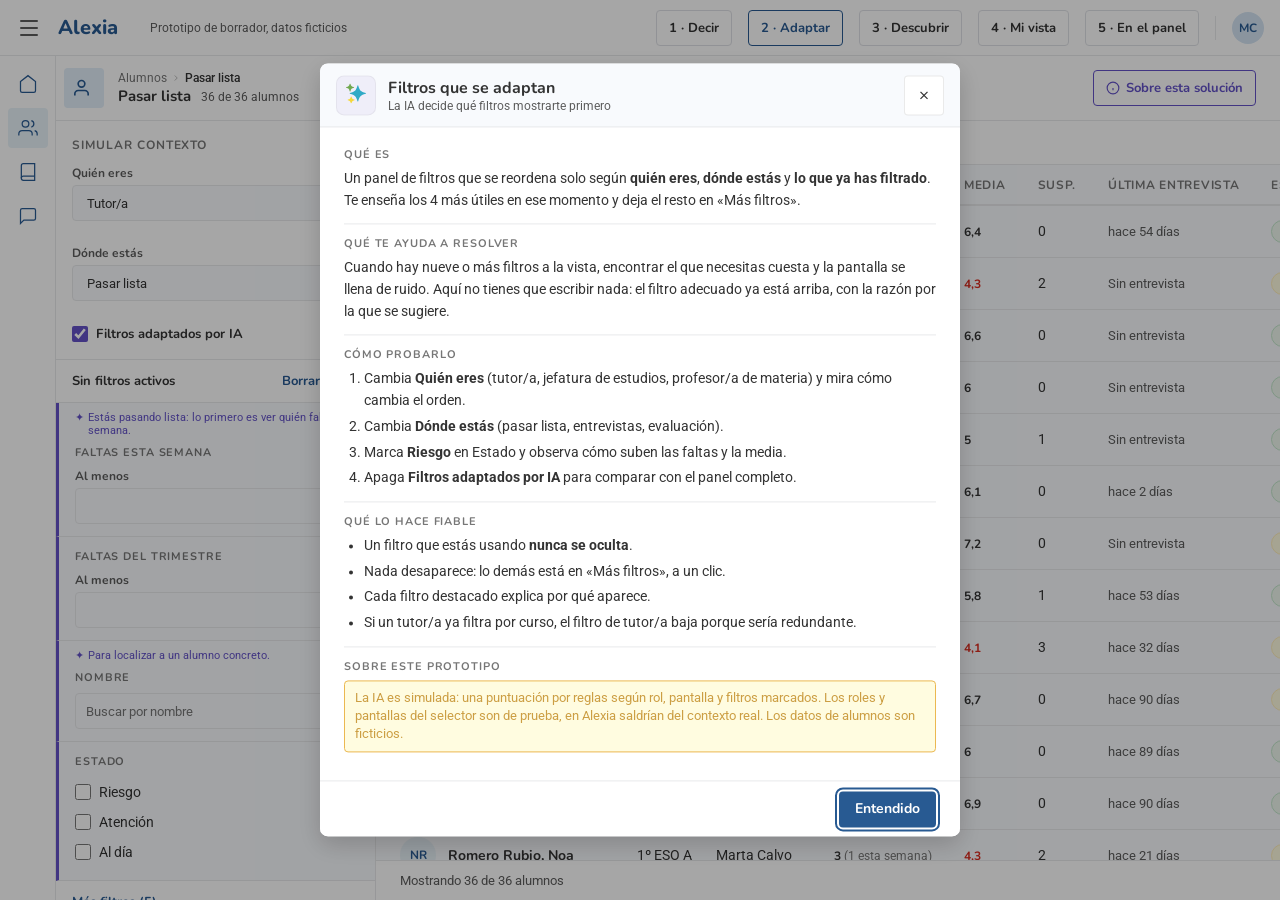
<file: filtros-ia/2-adaptar.html>
<!DOCTYPE html>
<html lang="es">
<head>
<meta charset="UTF-8">
<meta name="viewport" content="width=device-width, initial-scale=1.0">
<title>Alexia · Prototipo 2: Adaptar</title>
<link rel="preconnect" href="https://fonts.googleapis.com">
<link href="https://fonts.googleapis.com/css2?family=Nunito:wght@400;500;700;800&family=Roboto:wght@400;500;700&display=swap" rel="stylesheet">
<link rel="stylesheet" href="assets/alexia-ds.css">
<link rel="stylesheet" href="assets/proto.css">
</head>
<body>
<header class="topbar" id="tb"></header>
<div class="body-row">
  <nav class="sidenav" id="sn" aria-label="Navegación principal"></nav>
  <main class="content">
    <div class="module-header">
      <div class="module-header-icon"><svg viewBox="0 0 24 24" fill="none" stroke-width="2"><path d="M17 21v-2a4 4 0 0 0-4-4H5a4 4 0 0 0-4 4v2"/><circle cx="9" cy="7" r="4"/></svg></div>
      <div>
        <div class="module-header-breadcrumb"><a href="#">Alumnos</a><svg viewBox="0 0 24 24"><polyline points="9 18 15 12 9 6"/></svg><span id="bc">Pasar lista</span></div>
        <div class="module-header-title-row"><div class="module-header-title" id="title">Pasar lista</div><div class="module-header-subtitle" id="subtitle"></div></div>
      </div>
    </div>

    <div class="split-layout">
      <aside class="fp" aria-label="Filtros">
        <div class="fp-ctx">
          <span class="block-label" style="margin:0">Simular contexto</span>
          <div class="compose-field"><label for="role">Quién eres</label>
            <select class="compose-input" id="role"><option value="tutor">Tutor/a</option><option value="jefatura">Jefatura de estudios</option><option value="materia">Profesor/a de materia</option></select></div>
          <div class="compose-field"><label for="screen">Dónde estás</label>
            <select class="compose-input" id="screen"><option value="lista">Pasar lista</option><option value="entrevistas">Entrevistas</option><option value="evaluacion">Evaluación</option></select></div>
          <label class="fp-switch"><input type="checkbox" id="ai-on" checked> <span>Filtros adaptados por IA</span></label>
        </div>
        <div class="fp-head"><span class="ia-count" id="fp-count"></span><button class="link-btn" id="clear">Borrar filtros</button></div>
        <div id="fp-top"></div>
        <details class="fp-more" id="fp-more"><summary id="more-sum"></summary><div id="fp-rest"></div></details>
        <div style="padding:12px 16px;" class="stat-sub" id="fp-note"></div>
      </aside>

      <section class="com-main" style="min-width:0;">
        <div class="com-toolbar"><span class="ia-count" id="res-count"></span><div id="chips" style="display:flex;gap:8px;flex-wrap:wrap;"></div></div>
        <div class="com-table-wrap"><table class="com-table"><thead id="thead"></thead><tbody id="tbody"></tbody></table></div>
        <div class="com-pagination"><div class="com-pag-info" id="foot"></div></div>
      </section>
    </div>
  </main>
</div>

<script src="assets/alumnos.js"></script>
<script>
const $ = id => document.getElementById(id);
const ALU = ALX.ALUMNOS;
ALX.shell(2);
$('thead').innerHTML = ALX.THEAD(false);

/* Estado de los filtros: valor vacío = sin filtrar */
const S = { curso: [], tutor: [], estado: [], faltasSemana: '', faltasTrim: '', mediaMax: '', suspensas: '', entrevista: '', texto: '' };
const ctx = { role: 'tutor', screen: 'lista', ai: true };
const DEFS = {
  curso:        { name: 'Curso' },
  tutor:        { name: 'Tutor/a' },
  estado:       { name: 'Estado' },
  faltasSemana: { name: 'Faltas esta semana' },
  faltasTrim:   { name: 'Faltas del trimestre' },
  mediaMax:     { name: 'Media' },
  suspensas:    { name: 'Asignaturas suspensas' },
  entrevista:   { name: 'Entrevista' },
  texto:        { name: 'Nombre' }
};
const ORDEN_FIJO = ['curso', 'tutor', 'estado', 'faltasSemana', 'faltasTrim', 'mediaMax', 'suspensas', 'entrevista', 'texto'];

/* "IA" simulada: puntuación de relevancia según pantalla, rol y lo ya filtrado */
const BASE = {
  lista:       { faltasSemana: 9, curso: 8, texto: 5, faltasTrim: 5, estado: 4, tutor: 3, entrevista: 2, mediaMax: 1, suspensas: 1 },
  entrevistas: { entrevista: 9, estado: 8, tutor: 6, faltasTrim: 5, curso: 5, mediaMax: 4, suspensas: 4, texto: 4, faltasSemana: 2 },
  evaluacion:  { mediaMax: 9, suspensas: 9, curso: 7, estado: 5, texto: 5, tutor: 3, faltasTrim: 2, entrevista: 2, faltasSemana: 1 }
};
const ROL = {
  tutor:    { curso: -6, tutor: -6 },
  jefatura: { tutor: 4, curso: 3, estado: 2 },
  materia:  { mediaMax: 2, suspensas: 1, tutor: -3, entrevista: -3 }
};
const PORQUE_PANTALLA = {
  lista:       { faltasSemana: 'Estás pasando lista: lo primero es ver quién falta esta semana.', curso: 'Pasas lista por curso.', texto: 'Para localizar a un alumno concreto.' },
  entrevistas: { entrevista: 'En entrevistas conviene empezar por quién aún no ha tenido ninguna.', estado: 'Para priorizar a quién llamar primero.', tutor: 'Para repartir entrevistas por tutor/a.' },
  evaluacion:  { mediaMax: 'Estás en evaluación: la media es el filtro más habitual.', suspensas: 'Para ver quién llega con asignaturas pendientes.', curso: 'Evalúas por curso.' }
};
const PORQUE_ROL = {
  tutor:    {},
  jefatura: { tutor: 'Como jefatura de estudios revisas varios tutores.', curso: 'Revisas varios cursos a la vez.', estado: 'Para ver a quién actuar primero en todo el centro.' },
  materia:  { mediaMax: 'Como profesor/a de materia miras las notas.' }
};

function activo(id) { const v = S[id]; return Array.isArray(v) ? v.length > 0 : v !== ''; }
function puntuar() {
  const sc = {}, why = {};
  ORDEN_FIJO.forEach(id => {
    let s = (BASE[ctx.screen][id] || 0) + ((ROL[ctx.role] || {})[id] || 0), w = PORQUE_PANTALLA[ctx.screen][id] || PORQUE_ROL[ctx.role][id] || '';
    if (id === 'tutor' && S.curso.length) { s -= 4; }
    if (id === 'curso' && S.tutor.length) { s -= 4; }
    if (S.estado.includes('riesgo') && (id === 'faltasTrim' || id === 'mediaMax')) { s += 4; w = 'Suele ir junto a «Estado: Riesgo».'; }
    if (activo(id)) { s += 20; w = 'Ya lo estás usando.'; }
    sc[id] = s; why[id] = w;
  });
  return { sc, why };
}

function filtros() {
  const f = [];
  if (S.curso.length) f.push({ field: 'curso', value: S.curso });
  if (S.tutor.length) f.push({ field: 'tutor', value: S.tutor });
  if (S.estado.length) f.push({ field: 'estado', value: S.estado });
  if (S.faltasSemana !== '') f.push({ field: 'faltasSemana', value: +S.faltasSemana });
  if (S.faltasTrim !== '') f.push({ field: 'faltasTrim', value: +S.faltasTrim });
  if (S.mediaMax !== '') f.push({ field: 'mediaMax', value: +S.mediaMax });
  if (S.suspensas !== '') f.push({ field: 'suspensas', value: +S.suspensas });
  if (S.entrevista) f.push({ field: 'entrevista', value: S.entrevista });
  if (S.texto) f.push({ field: 'texto', value: S.texto });
  return f;
}

function control(id) {
  const lab = DEFS[id].name;
  const checks = (vals, key) => vals.map(v => '<div class="compose-dest-item"><input type="checkbox" id="' + id + '-' + ALX.norm(v).replace(/\W/g, '') + '" data-id="' + id + '" data-v="' + v + '"' + (S[key].includes(v) ? ' checked' : '') + '><label for="' + id + '-' + ALX.norm(v).replace(/\W/g, '') + '">' + (ALX.ESTADOS[v] ? ALX.ESTADOS[v][1] : v) + '</label></div>').join('');
  let body = '';
  if (id === 'curso') body = checks(ALX.CURSOS, 'curso');
  else if (id === 'tutor') body = checks(Object.values(ALX.TUTORES), 'tutor');
  else if (id === 'estado') body = checks(['riesgo', 'atencion', 'aldia'], 'estado');
  else if (id === 'entrevista') body = [['', 'Todos'], ['no', 'Sin entrevista este trimestre'], ['si', 'Con entrevista este trimestre']].map(([v, t]) => '<div class="compose-dest-item"><input type="radio" name="entrevista" id="ent-' + (v || 'todos') + '" data-id="entrevista" data-v="' + v + '"' + (S.entrevista === v ? ' checked' : '') + '><label for="ent-' + (v || 'todos') + '">' + t + '</label></div>').join('');
  else if (id === 'texto') body = '<input class="compose-input" id="in-texto" data-id="texto" type="text" value="' + ALX.esc(S.texto) + '" placeholder="Buscar por nombre" aria-label="Nombre">';
  else {
    const pre = { faltasSemana: 'Al menos', faltasTrim: 'Al menos', mediaMax: 'Inferior a', suspensas: 'Al menos' }[id];
    body = '<div class="compose-field"><label for="in-' + id + '">' + pre + '</label><input class="compose-input" id="in-' + id + '" data-id="' + id + '" type="number" min="0" max="' + (id === 'mediaMax' ? 10 : 20) + '" step="' + (id === 'mediaMax' ? 0.5 : 1) + '" value="' + S[id] + '"></div>';
  }
  return '<div class="compose-section-label" style="margin-bottom:8px;display:block">' + lab + '</div>' + body;
}

let prevTop = new Set();
function renderPanel() {
  const { sc, why } = puntuar();
  let orden = ORDEN_FIJO.slice();
  let top = orden, rest = [];
  if (ctx.ai) {
    orden = ORDEN_FIJO.slice().sort((a, b) => sc[b] - sc[a]);
    const K = 4;
    top = orden.slice(0, K); orden.slice(K).forEach(id => activo(id) ? top.push(id) : rest.push(id));
  }
  $('fp-top').innerHTML = top.map(id => '<div class="fp-filter' + (ctx.ai ? ' top' : '') + '" data-box="' + id + '">' +
    (ctx.ai && why[id] ? '<div class="fp-why"><span aria-hidden="true">✦</span><span>' + why[id] + '</span></div>' : '') + control(id) + '</div>').join('');
  const more = $('fp-more'); more.style.display = rest.length ? '' : 'none';
  $('more-sum').textContent = 'Más filtros (' + rest.length + ')';
  $('fp-rest').innerHTML = rest.map(id => '<div class="fp-filter" style="padding-left:0;padding-right:0;animation:none">' + control(id) + '</div>').join('');
  $('fp-note').textContent = ctx.ai ? 'Orden sugerido por IA según tu rol, la pantalla y lo que ya has filtrado. Puedes abrir «Más filtros» en cualquier momento.' : 'Mostrando todos los filtros en orden fijo.';
  prevTop = new Set(top);
}

function renderTable() {
  const f = filtros(), r = ALX.apply(ALU, f);
  ALX.renderTable($('tbody'), r);
  $('subtitle').textContent = r.length + ' de ' + ALU.length + ' alumnos';
  $('res-count').innerHTML = '<strong style="color:var(--action-primary)">' + r.length + '</strong> de ' + ALU.length + ' alumnos';
  $('fp-count').textContent = f.length ? f.length + (f.length === 1 ? ' filtro activo' : ' filtros activos') : 'Sin filtros activos';
  $('foot').textContent = 'Mostrando ' + r.length + ' de ' + ALU.length + ' alumnos';
  $('chips').innerHTML = f.map(x => '<span class="chip">' + ALX.esc(ALX.label(x)) + '</span>').join('');
}

function leer(el) {
  const id = el.dataset.id;
  if (el.type === 'checkbox') { const a = S[id]; const v = el.dataset.v; const i = a.indexOf(v); if (el.checked && i < 0) a.push(v); if (!el.checked && i >= 0) a.splice(i, 1); }
  else S[id] = el.type === 'radio' ? el.dataset.v : el.value.trim();
}
document.addEventListener('input', e => { if (e.target.dataset.id && (e.target.type === 'text' || e.target.type === 'number')) { leer(e.target); renderTable(); } });
document.addEventListener('change', e => { if (e.target.dataset.id) { leer(e.target); renderTable(); renderPanel(); } });
$('role').onchange = e => { ctx.role = e.target.value; renderPanel(); };
$('screen').onchange = e => {
  ctx.screen = e.target.value;
  const t = { lista: 'Pasar lista', entrevistas: 'Entrevistas', evaluacion: 'Evaluación' }[ctx.screen];
  $('title').textContent = t; $('bc').textContent = t; renderPanel();
};
$('ai-on').onchange = e => { ctx.ai = e.target.checked; renderPanel(); };
$('clear').onclick = () => { Object.keys(S).forEach(k => S[k] = Array.isArray(S[k]) ? [] : ''); renderTable(); renderPanel(); };
renderPanel(); renderTable();
ALX.info({
  id: 'p2', title: 'Filtros que se adaptan', subtitle: 'La IA decide qué filtros mostrarte primero',
  sections: [
    { h: 'Qué es', p: 'Un panel de filtros que se reordena solo según <strong>quién eres</strong>, <strong>dónde estás</strong> y <strong>lo que ya has filtrado</strong>. Te enseña los 4 más útiles en ese momento y deja el resto en «Más filtros».' },
    { h: 'Qué te ayuda a resolver', p: 'Cuando hay nueve o más filtros a la vista, encontrar el que necesitas cuesta y la pantalla se llena de ruido. Aquí no tienes que escribir nada: el filtro adecuado ya está arriba, con la razón por la que se sugiere.' },
    { h: 'Cómo probarlo', ol: [
      'Cambia <strong>Quién eres</strong> (tutor/a, jefatura de estudios, profesor/a de materia) y mira cómo cambia el orden.',
      'Cambia <strong>Dónde estás</strong> (pasar lista, entrevistas, evaluación).',
      'Marca <strong>Riesgo</strong> en Estado y observa cómo suben las faltas y la media.',
      'Apaga <strong>Filtros adaptados por IA</strong> para comparar con el panel completo.'
    ] },
    { h: 'Qué lo hace fiable', ul: [
      'Un filtro que estás usando <strong>nunca se oculta</strong>.',
      'Nada desaparece: lo demás está en «Más filtros», a un clic.',
      'Cada filtro destacado explica por qué aparece.',
      'Si un tutor/a ya filtra por curso, el filtro de tutor/a baja porque sería redundante.'
    ] },
    { h: 'Sobre este prototipo', note: 'La IA es simulada: una puntuación por reglas según rol, pantalla y filtros marcados. Los roles y pantallas del selector son de prueba, en Alexia saldrían del contexto real. Los datos de alumnos son ficticios.', warn: true }
  ]
});
</script>
</body>
</html>
</file>
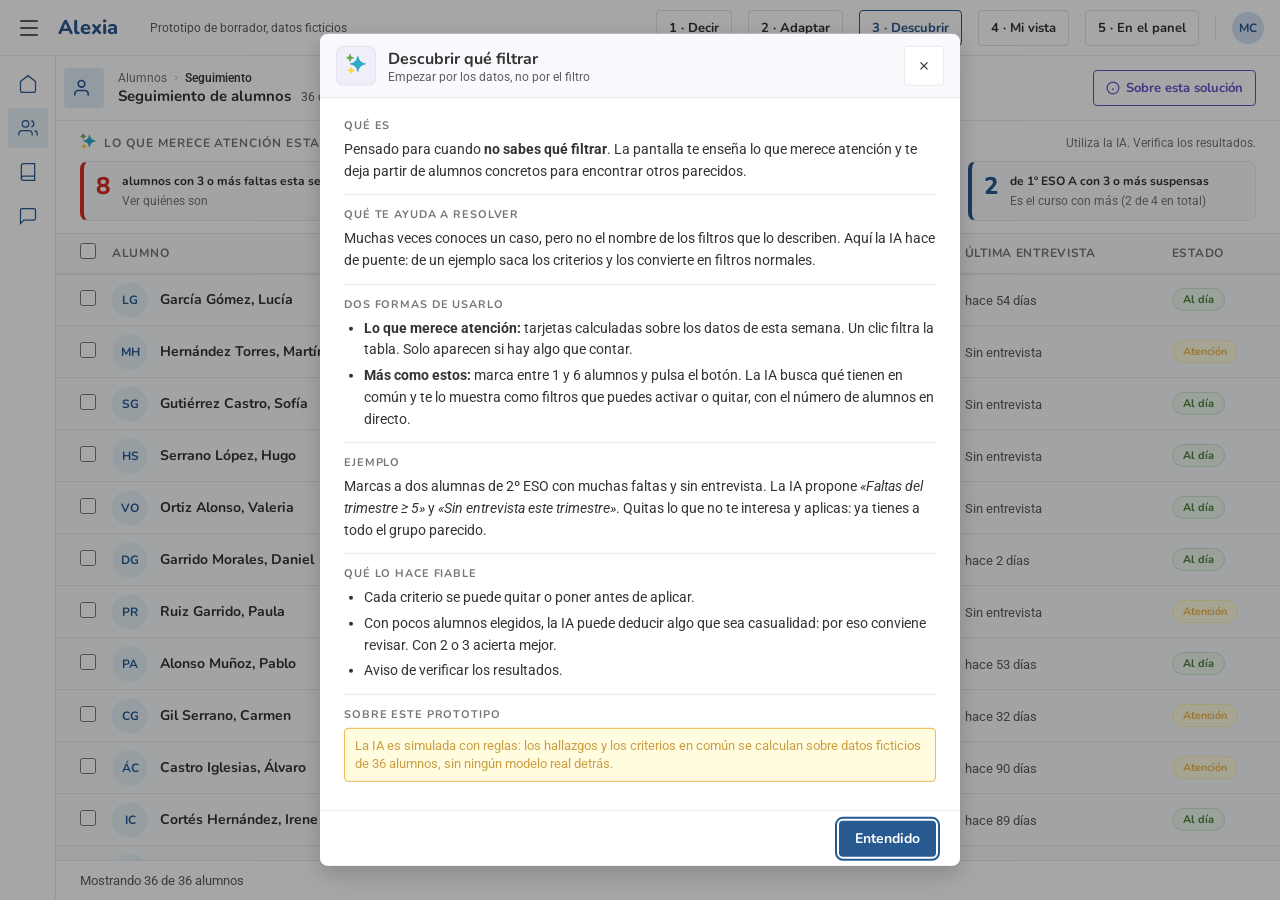
<file: filtros-ia/3-descubrir.html>
<!DOCTYPE html>
<html lang="es">
<head>
<meta charset="UTF-8">
<meta name="viewport" content="width=device-width, initial-scale=1.0">
<title>Alexia · Prototipo 3: Descubrir</title>
<link rel="preconnect" href="https://fonts.googleapis.com">
<link href="https://fonts.googleapis.com/css2?family=Nunito:wght@400;500;700;800&family=Roboto:wght@400;500;700&display=swap" rel="stylesheet">
<link rel="stylesheet" href="assets/alexia-ds.css">
<link rel="stylesheet" href="assets/proto.css">
</head>
<body>
<header class="topbar" id="tb"></header>
<div class="body-row">
  <nav class="sidenav" id="sn" aria-label="Navegación principal"></nav>
  <main class="content">
    <div class="module-header">
      <div class="module-header-icon"><svg viewBox="0 0 24 24" fill="none" stroke-width="2"><path d="M17 21v-2a4 4 0 0 0-4-4H5a4 4 0 0 0-4 4v2"/><circle cx="9" cy="7" r="4"/></svg></div>
      <div>
        <div class="module-header-breadcrumb"><a href="#">Alumnos</a><svg viewBox="0 0 24 24"><polyline points="9 18 15 12 9 6"/></svg><span>Seguimiento</span></div>
        <div class="module-header-title-row"><div class="module-header-title">Seguimiento de alumnos</div><div class="module-header-subtitle" id="subtitle"></div></div>
      </div>
    </div>

    <section class="insights" aria-label="Lo que merece atención">
      <div class="insights-head">
        <span class="block-label" style="margin:0;display:flex;align-items:center;gap:8px;"><span id="ia-ico"></span>Lo que merece atención esta semana</span>
        <span class="stat-sub">Utiliza la IA. Verifica los resultados.</span>
      </div>
      <div class="alert-grid" id="cards"></div>
    </section>

    <div class="active-row" id="active-row"></div>

    <div class="com-bulk" id="bulk" role="status">
      <span class="com-bulk-label" id="bulk-count"></span>
      <button class="btn-ia" id="btn-like" data-tooltip="Busca qué tienen en común y lo convierte en filtros"><span id="like-ico"></span>Más como estos</button>
      <button class="com-bulk-action" id="sel-clear">Limpiar selección</button>
      <span class="stat-sub" id="bulk-hint"></span>
    </div>

    <section class="common-box" id="common" aria-live="polite"></section>

    <div class="com-table-wrap"><table class="com-table"><thead id="thead"></thead><tbody id="tbody"></tbody></table></div>
    <div class="com-pagination"><div class="com-pag-info" id="foot"></div></div>
  </main>
</div>

<script src="assets/alumnos.js"></script>
<script>
const $ = id => document.getElementById(id);
const ALU = ALX.ALUMNOS;
ALX.shell(3);
$('thead').innerHTML = ALX.THEAD(true);
$('ia-ico').innerHTML = ALX.IA_ICON; $('like-ico').innerHTML = ALX.IA_ICON;

let applied = [];
let activeCard = -1;
const selected = new Set();
let proposal = [];   // [{f, on}]

/* "IA" simulada: hallazgos calculados sobre los datos, solo si hay algo que contar */
function hallazgos() {
  const out = [];
  const add = (t, filtros, texto, sub) => { const n = ALX.apply(ALU, filtros).length; if (n > 0) out.push({ t, filtros, n, texto, sub }); };
  add('danger', [{ field: 'faltasSemana', value: 3 }], 'alumnos con 3 o más faltas esta semana', 'Ver quiénes son');
  add('warning', [{ field: 'estado', value: 'riesgo' }, { field: 'entrevista', value: 'no' }], 'en riesgo y sin entrevista este trimestre', 'Ver quiénes son');
  add('info', [{ field: 'bajada', value: 1.5 }], 'han bajado 1,5 puntos o más de media', 'Frente al trimestre anterior');
  const por = ALX.CURSOS.map(c => ({ c, n: ALX.apply(ALU, [{ field: 'curso', value: [c] }, { field: 'suspensas', value: 3 }]).length })).sort((a, b) => b.n - a.n)[0];
  const tot = ALX.apply(ALU, [{ field: 'suspensas', value: 3 }]).length;
  if (por && por.n > 0) { const f = [{ field: 'curso', value: [por.c] }, { field: 'suspensas', value: 3 }]; out.push({ t: 'info', filtros: f, n: por.n, texto: 'de ' + por.c + ' con 3 o más suspensas', sub: 'Es el curso con más (' + por.n + ' de ' + tot + ' en total)' }); }
  return out;
}
const H = hallazgos();
$('cards').innerHTML = H.map((h, i) => '<button class="alert-card" data-t="' + h.t + '" data-h="' + i + '" aria-pressed="false"><span class="alert-num">' + h.n + '</span><span class="alert-body"><span class="alert-label">' + ALX.esc(h.texto) + '</span><span class="alert-link">' + ALX.esc(h.sub) + '</span></span></button>').join('');

const chipHTML = (f, i) => '<span class="chip">' + ALX.esc(ALX.label(f)) + '<button data-x="' + i + '" aria-label="Quitar filtro ' + ALX.esc(ALX.label(f)) + '">' + ALX.X_SVG + '</button></span>';

function render() {
  const r = ALX.apply(ALU, applied);
  ALX.renderTable($('tbody'), r, { selectable: true, selected });
  $('subtitle').textContent = r.length + ' de ' + ALU.length + ' alumnos';
  $('foot').textContent = 'Mostrando ' + r.length + ' de ' + ALU.length + ' alumnos';
  const ar = $('active-row'); ar.classList.toggle('visible', applied.length > 0);
  ar.innerHTML = applied.length ? '<span class="stat-sub">Filtros activos:</span>' + applied.map(chipHTML).join('') + '<button class="link-btn" id="clear">Borrar filtros</button>' : '';
  document.querySelectorAll('.alert-card').forEach((c, i) => { c.classList.toggle('on', i === activeCard); c.setAttribute('aria-pressed', i === activeCard); });
  const n = selected.size;
  $('bulk').classList.toggle('visible', n > 0);
  $('bulk-count').textContent = n + (n === 1 ? ' seleccionado' : ' seleccionados');
  $('btn-like').disabled = n === 0 || n > 6;
  $('bulk-hint').textContent = n > 6 ? 'Elige entre 1 y 6 alumnos para buscar parecidos.' : (n === 1 ? 'Con 2 o 3 alumnos la IA acierta mejor lo que tienen en común.' : '');
  const all = $('check-all'); if (all) all.checked = r.length > 0 && r.every(a => selected.has(a.id));
}

/* "IA" simulada: qué tienen en común los alumnos elegidos */
function enComun(sel) {
  const f = [], uniq = k => [...new Set(sel.map(a => a[k]))];
  const cs = uniq('curso'); if (cs.length <= 2) f.push({ field: 'curso', value: cs });
  const es = uniq('estado'); if (es.length === 1) f.push({ field: 'estado', value: es });
  const fs = Math.min(...sel.map(a => a.faltasSemana)); if (fs >= 2) f.push({ field: 'faltasSemana', value: fs });
  const ft = Math.min(...sel.map(a => a.faltasTrim)); if (ft >= 3) f.push({ field: 'faltasTrim', value: ft });
  const mx = Math.max(...sel.map(a => a.media)); if (mx < 7) f.push({ field: 'mediaMax', value: Math.floor(mx) + 1 });
  const su = Math.min(...sel.map(a => a.suspensas)); if (su >= 1) f.push({ field: 'suspensas', value: su });
  const en = uniq('entrevistaTrim'); if (en.length === 1) f.push({ field: 'entrevista', value: en[0] ? 'si' : 'no' });
  return f;
}
function renderCommon() {
  const box = $('common'); const on = proposal.filter(p => p.on).map(p => p.f);
  const n = ALX.apply(ALU, on).length;
  box.innerHTML = '<span class="block-label" style="margin:0">Los alumnos que has elegido tienen en común</span>' +
    '<div class="ia-actions">' + proposal.map((p, i) => '<button class="chip' + (p.on ? '' : ' off') + '" data-p="' + i + '" aria-pressed="' + p.on + '">' + ALX.esc(ALX.label(p.f)) + '</button>').join('') + '</div>' +
    '<div class="ia-count">Con esto verías <strong>' + n + '</strong> de ' + ALU.length + ' alumnos <span class="stat-sub">(los ' + selected.size + ' elegidos incluidos)</span></div>' +
    '<div class="ia-actions"><button class="btn-primary btn-md" id="p-apply">Aplicar filtros</button><button class="btn-ghost btn-md" id="p-cancel">Cancelar</button>' +
    '<span class="stat-sub">Pulsa un filtro para quitarlo o ponerlo. Utiliza la IA. Verifica los resultados.</span></div>';
}

document.addEventListener('click', e => {
  const b = e.target.closest('button'); const row = e.target.closest('tr[data-id]');
  if (b && b.dataset.h !== undefined) { const i = +b.dataset.h; activeCard = activeCard === i ? -1 : i; applied = activeCard === -1 ? [] : H[i].filtros.slice(); render(); return; }
  if (b && b.dataset.x !== undefined) { applied.splice(+b.dataset.x, 1); activeCard = -1; render(); return; }
  if (b && b.id === 'clear') { applied = []; activeCard = -1; render(); return; }
  if (b && b.id === 'sel-clear') { selected.clear(); $('common').classList.remove('open'); render(); return; }
  if (b && b.id === 'btn-like') {
    b.classList.add('loading');
    $('common').classList.add('open'); $('common').innerHTML = '<div class="shimmer-wrap" style="padding:0"><div class="shimmer sh-line-lg"></div><div class="shimmer sh-line-sm"></div></div>';
    setTimeout(() => { b.classList.remove('loading'); proposal = enComun(ALU.filter(a => selected.has(a.id))).map(f => ({ f, on: true })); renderCommon(); }, 900);
    return;
  }
  if (b && b.dataset.p !== undefined) { proposal[+b.dataset.p].on = !proposal[+b.dataset.p].on; renderCommon(); return; }
  if (b && b.id === 'p-apply') { applied = proposal.filter(p => p.on).map(p => p.f); activeCard = -1; $('common').classList.remove('open'); render(); return; }
  if (b && b.id === 'p-cancel') { $('common').classList.remove('open'); return; }
  if (row && !e.target.closest('input')) { toggle(+row.dataset.id); }
});
document.addEventListener('change', e => {
  if (e.target.id === 'check-all') { ALX.apply(ALU, applied).forEach(a => e.target.checked ? selected.add(a.id) : selected.delete(a.id)); render(); }
  else if (e.target.classList.contains('row-check')) { const tr = e.target.closest('tr[data-id]'); if (tr) toggle(+tr.dataset.id); }
});
function toggle(id) { selected.has(id) ? selected.delete(id) : selected.add(id); render(); }
render();
ALX.info({
  id: 'p3', title: 'Descubrir qué filtrar', subtitle: 'Empezar por los datos, no por el filtro',
  sections: [
    { h: 'Qué es', p: 'Pensado para cuando <strong>no sabes qué filtrar</strong>. La pantalla te enseña lo que merece atención y te deja partir de alumnos concretos para encontrar otros parecidos.' },
    { h: 'Qué te ayuda a resolver', p: 'Muchas veces conoces un caso, pero no el nombre de los filtros que lo describen. Aquí la IA hace de puente: de un ejemplo saca los criterios y los convierte en filtros normales.' },
    { h: 'Dos formas de usarlo', ul: [
      '<strong>Lo que merece atención:</strong> tarjetas calculadas sobre los datos de esta semana. Un clic filtra la tabla. Solo aparecen si hay algo que contar.',
      '<strong>Más como estos:</strong> marca entre 1 y 6 alumnos y pulsa el botón. La IA busca qué tienen en común y te lo muestra como filtros que puedes activar o quitar, con el número de alumnos en directo.'
    ] },
    { h: 'Ejemplo', p: 'Marcas a dos alumnas de 2º ESO con muchas faltas y sin entrevista. La IA propone <em>«Faltas del trimestre ≥ 5»</em> y <em>«Sin entrevista este trimestre»</em>. Quitas lo que no te interesa y aplicas: ya tienes a todo el grupo parecido.' },
    { h: 'Qué lo hace fiable', ul: [
      'Cada criterio se puede quitar o poner antes de aplicar.',
      'Con pocos alumnos elegidos, la IA puede deducir algo que sea casualidad: por eso conviene revisar. Con 2 o 3 acierta mejor.',
      'Aviso de verificar los resultados.'
    ] },
    { h: 'Sobre este prototipo', note: 'La IA es simulada con reglas: los hallazgos y los criterios en común se calculan sobre datos ficticios de 36 alumnos, sin ningún modelo real detrás.', warn: true }
  ]
});
</script>
</body>
</html>
</file>
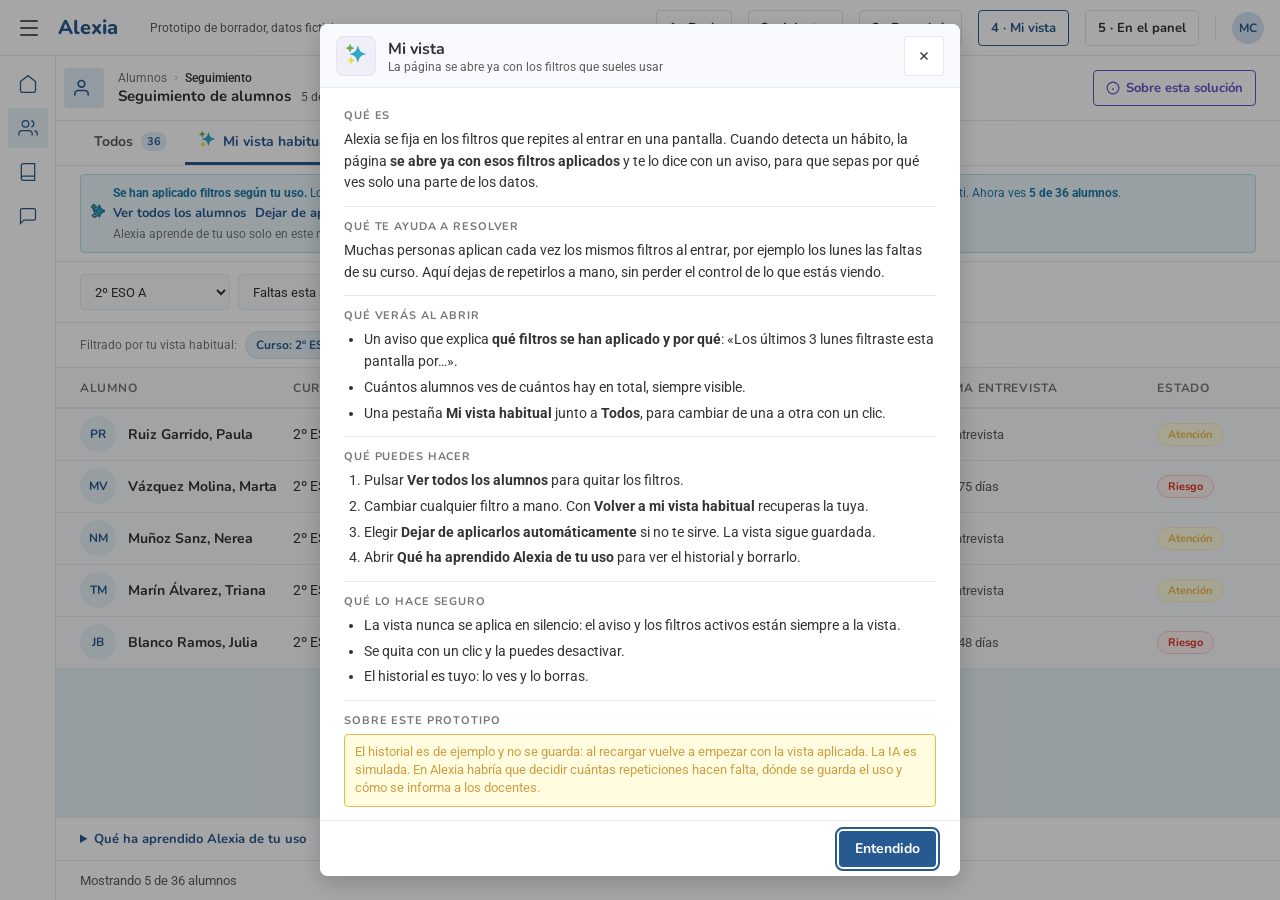
<file: filtros-ia/4-mi-vista.html>
<!DOCTYPE html>
<html lang="es">
<head>
<meta charset="UTF-8">
<meta name="viewport" content="width=device-width, initial-scale=1.0">
<title>Alexia · Prototipo 4: Mi vista</title>
<link rel="preconnect" href="https://fonts.googleapis.com">
<link href="https://fonts.googleapis.com/css2?family=Nunito:wght@400;500;700;800&family=Roboto:wght@400;500;700&display=swap" rel="stylesheet">
<link rel="stylesheet" href="assets/alexia-ds.css">
<link rel="stylesheet" href="assets/proto.css">
</head>
<body>
<header class="topbar" id="tb"></header>
<div class="body-row">
  <nav class="sidenav" id="sn" aria-label="Navegación principal"></nav>
  <main class="content">
    <div class="module-header">
      <div class="module-header-icon"><svg viewBox="0 0 24 24" fill="none" stroke-width="2"><path d="M17 21v-2a4 4 0 0 0-4-4H5a4 4 0 0 0-4 4v2"/><circle cx="9" cy="7" r="4"/></svg></div>
      <div>
        <div class="module-header-breadcrumb"><a href="#">Alumnos</a><svg viewBox="0 0 24 24"><polyline points="9 18 15 12 9 6"/></svg><span>Seguimiento</span></div>
        <div class="module-header-title-row"><div class="module-header-title">Seguimiento de alumnos</div><div class="module-header-subtitle" id="subtitle"></div></div>
      </div>
    </div>

    <div class="views-bar" id="views" role="tablist" aria-label="Vistas"></div>
    <div class="note-row" id="note" aria-live="polite"></div>

    <div class="com-toolbar">
      <select class="compose-input" id="sel-curso" aria-label="Curso"></select>
      <select class="compose-input" id="sel-falt" aria-label="Faltas esta semana">
        <option value="">Faltas esta semana: todas</option><option value="1">Faltas esta semana ≥ 1</option><option value="2">Faltas esta semana ≥ 2</option><option value="3">Faltas esta semana ≥ 3</option></select>
      <select class="compose-input" id="sel-ent" aria-label="Entrevista"><option value="">Entrevista: todas</option><option value="no">Sin entrevista este trimestre</option></select>
      <select class="compose-input" id="sel-est" aria-label="Estado"><option value="">Estado: todos</option><option value="riesgo">Riesgo</option><option value="atencion">Atención</option></select>
    </div>

    <div class="active-row" id="active-row"></div>
    <div class="com-table-wrap"><table class="com-table"><thead id="thead"></thead><tbody id="tbody"></tbody></table></div>
    <details class="learn" id="learn"><summary>Qué ha aprendido Alexia de tu uso</summary><div id="learn-body"></div></details>
    <div class="com-pagination"><div class="com-pag-info" id="foot"></div></div>
  </main>
</div>

<script src="assets/alumnos.js"></script>
<script>
const $ = id => document.getElementById(id);
const ALU = ALX.ALUMNOS;
ALX.shell(4);
$('thead').innerHTML = ALX.THEAD(false);
$('sel-curso').innerHTML = '<option value="">Curso: todos</option>' + ALX.CURSOS.map(c => '<option>' + c + '</option>').join('');

const keyOf = f => f.slice().sort((a, b) => a.field < b.field ? -1 : 1).map(x => x.field + '=' + JSON.stringify(x.value)).join('&');
const labelOf = f => f.map(ALX.label).join(' · ');
function fromControls() {
  const f = [];
  if ($('sel-curso').value) f.push({ field: 'curso', value: [$('sel-curso').value] });
  if ($('sel-falt').value) f.push({ field: 'faltasSemana', value: +$('sel-falt').value });
  if ($('sel-ent').value) f.push({ field: 'entrevista', value: 'no' });
  if ($('sel-est').value) f.push({ field: 'estado', value: [$('sel-est').value] });
  return f;
}
function toControls(f) {
  ['sel-curso', 'sel-falt', 'sel-ent', 'sel-est'].forEach(i => $(i).value = '');
  f.forEach(x => {
    if (x.field === 'curso') $('sel-curso').value = [].concat(x.value)[0];
    if (x.field === 'faltasSemana') $('sel-falt').value = String(x.value);
    if (x.field === 'entrevista') $('sel-ent').value = 'no';
    if (x.field === 'estado') $('sel-est').value = [].concat(x.value)[0];
  });
}

/* Lo que Alexia ha visto de este usuario (datos de ejemplo). Explica por qué la página abre filtrada. */
const VISTA = [{ field: 'curso', value: ['2º ESO A'] }, { field: 'faltasSemana', value: 2 }];
const VKEY = keyOf(VISTA);
let hist = [
  { label: labelOf(VISTA), n: 3, lunes: 3 },
  { label: labelOf([{ field: 'entrevista', value: 'no' }, { field: 'estado', value: ['riesgo'] }]), n: 1, lunes: 0 }
];
let auto = true;                 // la vista se aplica sola al abrir la página
let applied = auto ? VISTA.slice() : [];
toControls(applied);

function render() {
  const rows = ALX.apply(ALU, applied);
  const esVista = keyOf(applied) === VKEY;
  ALX.renderTable($('tbody'), rows);
  $('subtitle').textContent = rows.length + ' de ' + ALU.length + ' alumnos';
  $('foot').textContent = 'Mostrando ' + rows.length + ' de ' + ALU.length + ' alumnos';

  const nVista = ALX.apply(ALU, VISTA).length;
  $('views').innerHTML =
    '<button class="vtab' + (!applied.length ? ' active' : '') + '" role="tab" aria-selected="' + !applied.length + '" data-v="all">Todos <span class="com-nav-badge">' + ALU.length + '</span></button>' +
    '<button class="vtab' + (esVista ? ' active' : '') + '" role="tab" aria-selected="' + esVista + '" data-v="mia">' + ALX.IA_ICON + ' Mi vista habitual <span class="com-nav-badge">' + nVista + '</span></button>';

  let h = '';
  if (esVista && auto) {
    h = '<div class="compose-info-banner" role="status">' + ALX.IA_ICON + '<span><strong>Se han aplicado filtros según tu uso.</strong> ' +
      'Los últimos 3 lunes filtraste esta pantalla por <em>' + ALX.esc(labelOf(VISTA)) + '</em>, así que Alexia los ha aplicado por ti. Ahora ves <strong>' + rows.length + ' de ' + ALU.length + ' alumnos</strong>.<br>' +
      '<button class="link-btn" data-act="all">Ver todos los alumnos</button> &nbsp; <button class="link-btn" data-act="off">Dejar de aplicarlos automáticamente</button><br>' +
      '<span class="stat-sub">Alexia aprende de tu uso solo en este navegador. Puedes verlo y borrarlo abajo.</span></span></div>';
  } else if (esVista && !auto) {
    h = '<div class="compose-info-banner" role="status">' + ALX.IA_ICON + '<span>Tu vista habitual está aplicada, pero <strong>ya no se aplicará sola</strong> al abrir la página. <button class="link-btn" data-act="on">Volver a aplicarla automáticamente</button></span></div>';
  }
  $('note').innerHTML = h; $('note').classList.toggle('visible', !!h);

  const ar = $('active-row'); ar.classList.toggle('visible', applied.length > 0);
  ar.innerHTML = applied.length ? '<span class="stat-sub">' + (esVista ? 'Filtrado por tu vista habitual:' : 'Filtros activos:') + '</span>' + applied.map(f => '<span class="chip">' + ALX.esc(ALX.label(f)) + '</span>').join('') +
    '<span class="stat-sub">Mostrando ' + rows.length + ' de ' + ALU.length + '</span>' +
    (esVista ? '' : '<button class="link-btn" data-act="mia">Volver a mi vista habitual</button>') + '<button class="link-btn" data-act="all">Ver todos</button>' : '';

  $('learn-body').innerHTML = '<p class="stat-sub" style="margin-bottom:8px">Combinaciones de filtros que has aplicado en esta pantalla. Son datos de ejemplo, guardados solo en este navegador.</p>' +
    (hist.length ? '<ul>' + hist.map(x => '<li>' + ALX.esc(x.label) + ': <strong>' + x.n + (x.n === 1 ? ' vez' : ' veces') + '</strong>' + (x.lunes ? ' (' + x.lunes + ' en lunes)' : '') + '</li>').join('') + '</ul>' : '<p class="stat-sub">Nada todavía.</p>') +
    (hist.length ? '<button class="link-btn" data-act="wipe" style="margin-top:8px">Borrar historial</button>' : '');
}

document.addEventListener('click', e => {
  const b = e.target.closest('button'); if (!b) return;
  const a = b.dataset.act || (b.dataset.v === 'all' ? 'all' : b.dataset.v === 'mia' ? 'mia' : '');
  if (a === 'all') { applied = []; toControls([]); }
  else if (a === 'mia') { applied = VISTA.slice(); toControls(applied); }
  else if (a === 'off') auto = false;
  else if (a === 'on') auto = true;
  else if (a === 'wipe') hist = [];
  else return;
  render();
});
document.addEventListener('change', e => { if (e.target.closest('.com-toolbar')) { applied = fromControls(); render(); } });
render();

ALX.info({
  id: 'p4', title: 'Mi vista', subtitle: 'La página se abre ya con los filtros que sueles usar',
  sections: [
    { h: 'Qué es', p: 'Alexia se fija en los filtros que repites al entrar en una pantalla. Cuando detecta un hábito, la página <strong>se abre ya con esos filtros aplicados</strong> y te lo dice con un aviso, para que sepas por qué ves solo una parte de los datos.' },
    { h: 'Qué te ayuda a resolver', p: 'Muchas personas aplican cada vez los mismos filtros al entrar, por ejemplo los lunes las faltas de su curso. Aquí dejas de repetirlos a mano, sin perder el control de lo que estás viendo.' },
    { h: 'Qué verás al abrir', ul: [
      'Un aviso que explica <strong>qué filtros se han aplicado y por qué</strong>: «Los últimos 3 lunes filtraste esta pantalla por…».',
      'Cuántos alumnos ves de cuántos hay en total, siempre visible.',
      'Una pestaña <strong>Mi vista habitual</strong> junto a <strong>Todos</strong>, para cambiar de una a otra con un clic.'
    ] },
    { h: 'Qué puedes hacer', ol: [
      'Pulsar <strong>Ver todos los alumnos</strong> para quitar los filtros.',
      'Cambiar cualquier filtro a mano. Con <strong>Volver a mi vista habitual</strong> recuperas la tuya.',
      'Elegir <strong>Dejar de aplicarlos automáticamente</strong> si no te sirve. La vista sigue guardada.',
      'Abrir <strong>Qué ha aprendido Alexia de tu uso</strong> para ver el historial y borrarlo.'
    ] },
    { h: 'Qué lo hace seguro', ul: [
      'La vista nunca se aplica en silencio: el aviso y los filtros activos están siempre a la vista.',
      'Se quita con un clic y la puedes desactivar.',
      'El historial es tuyo: lo ves y lo borras.'
    ] },
    { h: 'Sobre este prototipo', note: 'El historial es de ejemplo y no se guarda: al recargar vuelve a empezar con la vista aplicada. La IA es simulada. En Alexia habría que decidir cuántas repeticiones hacen falta, dónde se guarda el uso y cómo se informa a los docentes.', warn: true }
  ]
});
</script>
</body>
</html>
</file>
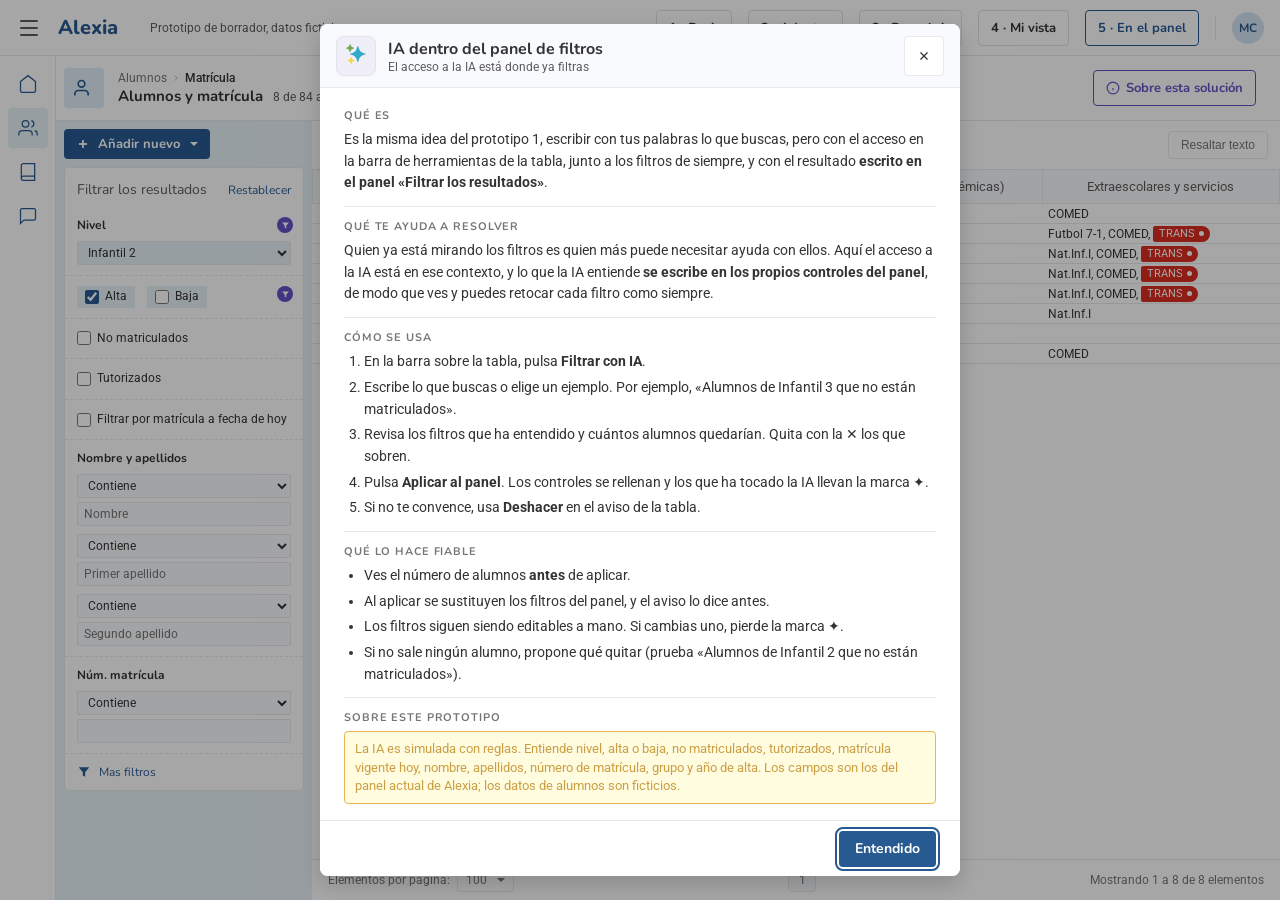
<file: filtros-ia/5-panel.html>
<!DOCTYPE html>
<html lang="es">
<head>
<meta charset="UTF-8">
<meta name="viewport" content="width=device-width, initial-scale=1.0">
<title>Alexia · Prototipo 5: En el panel</title>
<link rel="preconnect" href="https://fonts.googleapis.com">
<link href="https://fonts.googleapis.com/css2?family=Nunito:wght@400;500;700;800&family=Roboto:wght@400;500;700&display=swap" rel="stylesheet">
<link rel="stylesheet" href="assets/alexia-ds.css">
<link rel="stylesheet" href="assets/proto.css">
</head>
<body>
<header class="topbar" id="tb"></header>
<div class="body-row">
  <nav class="sidenav" id="sn" aria-label="Navegación principal"></nav>
  <main class="content">
    <div class="module-header">
      <div class="module-header-icon"><svg viewBox="0 0 24 24" fill="none" stroke-width="2"><path d="M17 21v-2a4 4 0 0 0-4-4H5a4 4 0 0 0-4 4v2"/><circle cx="9" cy="7" r="4"/></svg></div>
      <div>
        <div class="module-header-breadcrumb"><a href="#">Alumnos</a><svg viewBox="0 0 24 24"><polyline points="9 18 15 12 9 6"/></svg><span>Matrícula</span></div>
        <div class="module-header-title-row"><div class="module-header-title">Alumnos y matrícula</div><div class="module-header-subtitle" id="subtitle"></div></div>
      </div>
    </div>

    <div class="split-layout">
      <div class="fp-col"><div class="fp-add"><button class="btn-primary t5-add" tabindex="-1" title="Solo decorativo en el prototipo"><svg viewBox="0 0 24 24" width="14" height="14" stroke="currentColor" stroke-width="3" fill="none" aria-hidden="true"><line x1="12" y1="5" x2="12" y2="19"/><line x1="5" y1="12" x2="19" y2="12"/></svg>Añadir nuevo<span class="t5-caret"></span></button></div>
      <aside class="fp fp5" aria-label="Filtros">
        <div class="fp-title"><span>Filtrar los resultados</span><button class="link-btn" id="clear">Restablecer</button></div>

        <div class="fp-filter" data-box="nivel"><span class="fp-funnel" hidden aria-hidden="true"><svg viewBox="0 0 24 24"><path d="M3 4h18l-7 8.5V20l-4-2v-5.5z"/></svg></span><div class="fp-why" hidden><span aria-hidden="true">✦</span><span>Lo ha ajustado la IA</span></div>
          <label class="compose-section-label" for="f-nivel" style="margin-bottom:8px">Nivel</label>
          <select class="compose-input" id="f-nivel"></select></div>

        <div class="fp-filter" data-box="estado"><span class="fp-funnel" hidden aria-hidden="true"><svg viewBox="0 0 24 24"><path d="M3 4h18l-7 8.5V20l-4-2v-5.5z"/></svg></span><div class="fp-why" hidden><span aria-hidden="true">✦</span><span>Lo ha ajustado la IA</span></div>
          <div class="fp-pair">
            <div class="compose-dest-item"><input type="checkbox" id="f-alta"><label for="f-alta">Alta</label></div>
            <div class="compose-dest-item"><input type="checkbox" id="f-baja"><label for="f-baja">Baja</label></div>
          </div></div>

        <div class="fp-filter" data-box="noMatric"><span class="fp-funnel" hidden aria-hidden="true"><svg viewBox="0 0 24 24"><path d="M3 4h18l-7 8.5V20l-4-2v-5.5z"/></svg></span><div class="fp-why" hidden><span aria-hidden="true">✦</span><span>Lo ha ajustado la IA</span></div>
          <div class="compose-dest-item"><input type="checkbox" id="f-noMatric"><label for="f-noMatric">No matriculados</label></div></div>

        <div class="fp-filter" data-box="tutor"><span class="fp-funnel" hidden aria-hidden="true"><svg viewBox="0 0 24 24"><path d="M3 4h18l-7 8.5V20l-4-2v-5.5z"/></svg></span><div class="fp-why" hidden><span aria-hidden="true">✦</span><span>Lo ha ajustado la IA</span></div>
          <div class="compose-dest-item"><input type="checkbox" id="f-tutor"><label for="f-tutor">Tutorizados</label></div></div>

        <div class="fp-filter" data-box="matHoy"><span class="fp-funnel" hidden aria-hidden="true"><svg viewBox="0 0 24 24"><path d="M3 4h18l-7 8.5V20l-4-2v-5.5z"/></svg></span><div class="fp-why" hidden><span aria-hidden="true">✦</span><span>Lo ha ajustado la IA</span></div>
          <div class="compose-dest-item"><input type="checkbox" id="f-matHoy"><label for="f-matHoy">Filtrar por matrícula a fecha de hoy</label></div></div>

        <div class="fp-filter" data-box="nombres"><span class="fp-funnel" hidden aria-hidden="true"><svg viewBox="0 0 24 24"><path d="M3 4h18l-7 8.5V20l-4-2v-5.5z"/></svg></span><div class="fp-why" hidden><span aria-hidden="true">✦</span><span>Lo ha ajustado la IA</span></div>
          <div class="compose-section-label" style="margin-bottom:8px">Nombre y apellidos</div>
          <div class="fp-txt"><select class="compose-input" id="op-nombre" aria-label="Nombre: condición"></select><input class="compose-input" id="v-nombre" type="text" placeholder="Nombre" aria-label="Nombre"></div>
          <div class="fp-txt"><select class="compose-input" id="op-ap1" aria-label="Primer apellido: condición"></select><input class="compose-input" id="v-ap1" type="text" placeholder="Primer apellido" aria-label="Primer apellido"></div>
          <div class="fp-txt"><select class="compose-input" id="op-ap2" aria-label="Segundo apellido: condición"></select><input class="compose-input" id="v-ap2" type="text" placeholder="Segundo apellido" aria-label="Segundo apellido"></div></div>

        <div class="fp-filter" data-box="matricula"><span class="fp-funnel" hidden aria-hidden="true"><svg viewBox="0 0 24 24"><path d="M3 4h18l-7 8.5V20l-4-2v-5.5z"/></svg></span><div class="fp-why" hidden><span aria-hidden="true">✦</span><span>Lo ha ajustado la IA</span></div>
          <div class="compose-section-label" style="margin-bottom:8px">Núm. matrícula</div>
          <div class="fp-txt"><select class="compose-input" id="op-matricula" aria-label="Núm. matrícula: condición"></select><input class="compose-input" id="v-matricula" type="text" inputmode="numeric" aria-label="Núm. matrícula"></div></div>

        <details class="fp-more flat" id="fp-more"><summary><svg viewBox="0 0 24 24" width="14" height="14" fill="currentColor" aria-hidden="true"><path d="M3 4h18l-7 8.5V20l-4-2v-5.5z"/></svg>Mas filtros</summary>
          <div class="fp-filter" data-box="grupo"><span class="fp-funnel" hidden aria-hidden="true"><svg viewBox="0 0 24 24"><path d="M3 4h18l-7 8.5V20l-4-2v-5.5z"/></svg></span><div class="fp-why" hidden><span aria-hidden="true">✦</span><span>Lo ha ajustado la IA</span></div>
            <label class="compose-section-label" for="f-grupo" style="margin-bottom:8px">Grupo</label>
            <select class="compose-input" id="f-grupo"><option value="">Todos</option><option>A</option><option>B</option><option>C</option></select></div>
          <div class="fp-filter" data-box="altaAnio"><span class="fp-funnel" hidden aria-hidden="true"><svg viewBox="0 0 24 24"><path d="M3 4h18l-7 8.5V20l-4-2v-5.5z"/></svg></span><div class="fp-why" hidden><span aria-hidden="true">✦</span><span>Lo ha ajustado la IA</span></div>
            <label class="compose-section-label" for="f-anio" style="margin-bottom:8px">Año de alta</label>
            <select class="compose-input" id="f-anio"><option value="">Todos</option><option>2022</option><option>2023</option><option>2024</option><option>2025</option><option>2026</option></select></div>
        </details>
      </aside></div>

      <section class="com-main t5" style="min-width:0;">
        <div class="t5-bar"><button class="btn-ia" id="btn-ia" data-tooltip="Describe lo que buscas y la IA rellena los filtros" aria-expanded="false" aria-controls="ia-box"><span id="btn-ia-icon"></span>Filtrar con IA</button><span class="t5-sep"></span><button class="t5-ico" tabindex="-1" aria-label="Eliminar" title="Eliminar (solo decorativo)"><svg viewBox="0 0 24 24"><path d="M3 6h18M8 6V4h8v2M6 6l1 14h10l1-14"/></svg></button><button class="t5-ico" tabindex="-1" aria-label="Exportar a Excel" title="Exportar a Excel (solo decorativo)"><svg viewBox="0 0 24 24"><path d="M4 4h16v16H4zM8 8l8 8M16 8l-8 8"/></svg></button><button class="t5-ico" tabindex="-1" aria-label="Buscar personas" title="Buscar personas (solo decorativo)"><svg viewBox="0 0 24 24"><path d="M16 11a4 4 0 1 0-8 0M4 21v-2a4 4 0 0 1 4-4h4M18 18l3 3"/></svg></button><button class="t5-ico" tabindex="-1" aria-label="Editar en bloque" title="Editar en bloque (solo decorativo)"><svg viewBox="0 0 24 24"><path d="M4 6h10M4 12h6M4 18h10M15 15l5-5 2 2-5 5-3 1z"/></svg></button><button class="t5-ico" tabindex="-1" aria-label="Ordenar" title="Ordenar (solo decorativo)"><svg viewBox="0 0 24 24"><path d="M7 4v16M4 17l3 3 3-3M17 20V4M14 7l3-3 3 3"/></svg></button><span class="t5-sep"></span><button class="t5-more" tabindex="-1" title="Solo decorativo en el prototipo">Más<span class="t5-caret dark"></span></button><button class="t5-hl" tabindex="-1" disabled>Resaltar texto</button></div>
        <section class="ia-box" id="ia-box" aria-label="Filtrar con IA">
          <div class="ia-box-row">
            <label for="ia-input" class="sr-only">Describe a qué alumnos quieres ver</label>
            <input class="compose-input" id="ia-input" type="text" placeholder="Describe a qué alumnos quieres ver" autocomplete="off">
            <button class="btn-primary btn-md" id="ia-go">Filtrar</button>
            <button class="btn-ghost btn-md" id="ia-close" aria-label="Cerrar">Cerrar</button>
          </div>
          <div class="ia-examples" id="examples"><span>Prueba con:</span></div>
          <div id="ia-out" aria-live="polite"></div>
        </section>
        <div class="note-row" id="note" aria-live="polite"></div>
        <div class="com-table-wrap"><table class="t5-table"><thead><tr><th class="c-chk"><input type="checkbox" aria-label="Seleccionar todos"></th><th>Apellidos</th><th>Nombre</th><th>Matrícula</th><th>Avisos médicos</th><th>Secciones (Académicas)</th><th>Extraescolares y servicios</th></tr></thead><tbody id="tbody"></tbody></table></div>
        <div class="t5-foot"><span>Elementos por página: <span class="t5-sel">100<span class="t5-caret dark"></span></span></span><span class="t5-page">1</span><span id="foot"></span></div>
      </section>
    </div>
  </main>
</div>

<script src="assets/alumnos.js"></script>
<script src="assets/matricula.js"></script>
<script>
const $ = id => document.getElementById(id);
const ALU = MAT.ALUMNOS, N = ALU.length;
ALX.shell(5);
$('btn-ia-icon').innerHTML = ALX.IA_ICON;

/* Controles del panel */
$('f-nivel').innerHTML = '<option value="">Todos los niveles</option><optgroup label="Etapa completa"><option value="Infantil">Toda Infantil</option><option value="Primaria">Toda Primaria</option></optgroup><optgroup label="Nivel">' +
  MAT.NIVELES.map(n => '<option>' + n + '</option>').join('') + '</optgroup>';
['nombre', 'ap1', 'ap2', 'matricula'].forEach(k => { $('op-' + k).innerHTML = Object.keys(MAT.OPS).map(o => '<option value="' + o + '">' + MAT.OPS[o].charAt(0).toUpperCase() + MAT.OPS[o].slice(1) + '</option>').join(''); });

/* Estado */
const INICIAL = () => Object.assign(MAT.DEFAULT(), { nivel: 'Infantil 2' });   // como abre la pantalla de Alexia
let S = INICIAL();           // filtros que ve la tabla (y que muestra el panel)
let ia = new Set();              // bloques del panel que ha ajustado la IA
let pending = null;              // propuesta de la IA: { P: lo entendido, S: filtros resultantes }
let snapshot = null;             // para deshacer la última aplicación
let lastText = '';
const BLOCK = { nivel: 'nivel', estado: 'estado', noMatric: 'noMatric', tutor: 'tutor', matHoy: 'matHoy', nombre: 'nombres', ap1: 'nombres', ap2: 'nombres', matricula: 'matricula', grupo: 'grupo', altaAnio: 'altaAnio' };
const keyOfField = f => (f === 'alta' || f === 'baja') ? 'estado' : f;
const same = (a, b) => JSON.stringify(a) === JSON.stringify(b);
const chipHTML = (f, group) => '<span class="chip">' + ALX.esc(f.label) + '<button data-g="' + group + '" data-k="' + f.key + '" aria-label="Quitar filtro ' + ALX.esc(f.label) + '">' + ALX.X_SVG + '</button></span>';

/* Panel: S -> controles */
function syncPanel() {
  $('f-nivel').value = S.nivel;
  $('f-alta').checked = S.alta; $('f-baja').checked = S.baja;
  $('f-noMatric').checked = S.noMatric; $('f-tutor').checked = S.tutor; $('f-matHoy').checked = S.matHoy;
  ['nombre', 'ap1', 'ap2', 'matricula'].forEach(k => { $('op-' + k).value = S[k].op; $('v-' + k).value = S[k].v; });
  $('f-grupo').value = S.grupo; $('f-anio').value = S.altaAnio;
  if (ia.has('grupo') || ia.has('altaAnio')) $('fp-more').open = true;
  tags();
}
/* Panel: controles -> S */
function readPanel() {
  S.nivel = $('f-nivel').value;
  S.alta = $('f-alta').checked; S.baja = $('f-baja').checked;
  S.noMatric = $('f-noMatric').checked; S.tutor = $('f-tutor').checked; S.matHoy = $('f-matHoy').checked;
  ['nombre', 'ap1', 'ap2', 'matricula'].forEach(k => { S[k] = { op: $('op-' + k).value, v: $('v-' + k).value.trim() }; });
  S.grupo = $('f-grupo').value; S.altaAnio = $('f-anio').value;
}
/* Marca ✦ en los bloques que ha tocado la IA */
function tags() {
  const act = new Set(MAT.activos(S).map(f => BLOCK[f.key]));
  document.querySelectorAll('.fp-filter[data-box]').forEach(el => {
    const on = ia.has(el.dataset.box);
    el.classList.toggle('top', on); el.querySelector('.fp-why').hidden = !on;
    el.querySelector('.fp-funnel').hidden = !act.has(el.dataset.box);
  });
}

function renderTable() {
  const r = MAT.apply(ALU, S);
  const ico = { pill: '<svg viewBox="0 0 24 24" width="12" height="12" fill="currentColor" aria-hidden="true"><circle cx="12" cy="12" r="6"/></svg>', plus: '<svg viewBox="0 0 24 24" width="12" height="12" stroke="currentColor" stroke-width="4" fill="none" aria-hidden="true"><line x1="12" y1="4" x2="12" y2="20"/><line x1="4" y1="12" x2="20" y2="12"/></svg>' };
  const tag = t => '<span class="t5-tag">' + ALX.esc(t) + '<i></i></span>';
  $('tbody').innerHTML = r.length ? r.map(a =>
    '<tr><td class="c-chk"><input type="checkbox" aria-label="Seleccionar a ' + ALX.esc(a.nombre + ' ' + a.ap1) + '"></td>' +
    '<td>' + ALX.esc(a.ap1 + ' ' + a.ap2) + '</td><td>' + ALX.esc(a.nombre) + '</td><td>' + a.matricula + '</td>' +
    '<td class="c-av">' + (a.avisos === 2 ? ico.pill : '') + (a.avisos ? ico.plus : '') + '</td>' +
    '<td>' + (a.seccionRoja ? tag(a.seccionRoja) + ', ' : '') + a.seccion + '</td>' +
    '<td>' + a.extra.map(x => x.red ? tag(x.t) : ALX.esc(x.t)).join(', ') + '</td></tr>'
  ).join('') : '<tr><td colspan="7" style="height:120px;text-align:center;color:var(--text-muted);">Ningún alumno coincide con estos filtros.</td></tr>';
  $('subtitle').textContent = r.length + ' de ' + N + ' alumnos';
  $('foot').textContent = r.length ? 'Mostrando 1 a ' + r.length + ' de ' + r.length + ' elementos' : 'Mostrando 0 elementos';
  if (!ia.size) showNote(false);
}

/* Aviso de que la IA ha tocado el panel */
function showNote(on) {
  const n = $('note');
  n.classList.toggle('visible', on);
  n.innerHTML = on ? '<div class="compose-info-banner" role="status">' + ALX.IA_ICON + '<span><strong>Filtros aplicados con IA.</strong> A partir de «' + ALX.esc(lastText) + '» se han rellenado los filtros del panel. Los marcados con ✦ los ha ajustado la IA y puedes cambiarlos a mano. ' +
    '<button class="link-btn" data-act="undo">Deshacer</button></span></div>' : '';
}

/* Cambios manuales en el panel */
function manual(e) {
  const box = e.target.closest('[data-box]'); if (!box) return;
  ia.delete(box.dataset.box);
  readPanel(); tags(); renderTable();
}
document.querySelector('.fp').addEventListener('input', e => { if (e.target.type === 'text') manual(e); });
document.querySelector('.fp').addEventListener('change', e => { if (e.target.type !== 'text' && e.target.type !== 'textarea') manual(e); });
$('clear').onclick = () => { S = INICIAL(); ia = new Set(); syncPanel(); renderTable(); };

/* ---------- IA dentro del panel ---------- */
const EJEMPLOS = [
  'Alumnos de Infantil 3 que no están matriculados',
  'Dados de baja en Primaria 4º',
  'Tutorizados con matrícula vigente a fecha de hoy',
  'Se llama Hugo y el primer apellido es García',
  'Número de matrícula que empiece por 000082'
];
EJEMPLOS.forEach(t => {
  const b = document.createElement('button'); b.className = 'chip ia'; b.textContent = t;
  b.onclick = () => { $('ia-input').value = t; runIA(); };
  $('examples').appendChild(b);
});

function abrir(o) {
  $('ia-box').classList.toggle('open', o); $('btn-ia').setAttribute('aria-expanded', o);
  if (o) $('ia-input').focus(); else $('btn-ia').focus();
}
function runIA() {
  const t = $('ia-input').value.trim(); if (!t) { $('ia-input').focus(); return; }
  const btn = $('btn-ia'); btn.classList.add('loading');
  $('ia-out').innerHTML = '<div class="shimmer-wrap" style="padding:0"><div class="shimmer sh-line-lg"></div><div class="shimmer sh-line-sm"></div></div>';
  setTimeout(() => {
    btn.classList.remove('loading');
    const P = MAT.parse(t);
    pending = P ? { P, S: MAT.completo(P) } : null;
    renderOut(t);
  }, 900);
}
function renderOut(t) {
  const out = $('ia-out');
  if (!pending) {
    out.innerHTML = '<div class="compose-info-banner"><span>No he sabido convertir «' + ALX.esc(t) + '» en filtros. Prueba a nombrar un nivel (Infantil 2, Primaria 3º), el estado (alta o baja), «no matriculados», «tutorizados», un nombre, un apellido o un número de matrícula.</span></div>';
    return;
  }
  const f = MAT.activos(pending.S), n = MAT.apply(ALU, pending.S).length;
  let h = '<div class="ia-result"><span class="block-label" style="margin:0">He entendido esto</span><div class="ia-actions">' + f.map(x => chipHTML(x, 'p')).join('') + '</div>';
  h += '<div class="ia-count">Esto dejaría <strong>' + n + '</strong> de ' + N + ' alumnos</div>';
  if (!same(S, INICIAL())) h += '<span class="stat-sub">Al aplicar se sustituyen los filtros actuales del panel.</span>';
  if (n === 0) {
    const sug = MAT.relajar(pending.S, ALU);
    h += '<div class="compose-info-banner compose-info-banner--warning" role="status"><span><strong>Ningún alumno cumple todo a la vez.</strong> ' + (sug.length ? 'Esto es lo que se puede relajar:' : 'Prueba a quitar algún filtro.') + '</span></div>';
    h += '<div class="ia-actions">' + sug.map(s => '<button class="com-tb-btn" data-r="' + s.key + '">' + ALX.esc(s.texto) + ' <span class="stat-sub">(' + s.n + ' alumnos)</span></button>').join('') + '</div>';
  }
  h += '<div class="ia-actions"><button class="btn-primary btn-md" id="ia-apply"' + (n === 0 ? ' disabled' : '') + '>Aplicar al panel</button><button class="btn-ghost btn-md" id="ia-discard">Descartar</button></div>';
  h += '<div class="ia-foot"><span>Utiliza la IA. Verifica los resultados.</span><span id="fb"><button class="com-tb-btn" data-fb="1" aria-label="Resultado útil">Útil</button> <button class="com-tb-btn" data-fb="0" aria-label="Resultado no útil">No útil</button></span></div></div>';
  out.innerHTML = h;
}
function quitarPending(key) {
  pending.S = MAT.quitar(pending.S, key);
  Object.keys(pending.P).forEach(f => { if (keyOfField(f) === key) delete pending.P[f]; });
}
function aplicar() {
  snapshot = { S: MAT.clone(S), ia: new Set(ia) };
  lastText = $('ia-input').value.trim();
  S = MAT.clone(pending.S);
  ia = new Set(Object.keys(pending.P).map(f => BLOCK[keyOfField(f)]).filter(Boolean));
  pending = null; $('ia-out').innerHTML = '';
  abrir(false); syncPanel(); renderTable(); showNote(ia.size > 0);
}

document.addEventListener('click', e => {
  const b = e.target.closest('button'); if (!b) return;
  if (b.id === 'btn-ia') abrir(!$('ia-box').classList.contains('open'));
  else if (b.id === 'ia-close') abrir(false);
  else if (b.id === 'ia-go') runIA();
  else if (b.id === 'ia-apply') aplicar();
  else if (b.id === 'ia-discard') { pending = null; $('ia-out').innerHTML = ''; }
  else if (b.dataset.act === 'undo' && snapshot) { S = snapshot.S; ia = snapshot.ia; snapshot = null; syncPanel(); renderTable(); showNote(false); }
  else if (b.dataset.g === 'p') { quitarPending(b.dataset.k); renderOut($('ia-input').value); }
  else if (b.dataset.r !== undefined) { quitarPending(b.dataset.r); renderOut($('ia-input').value); }
  else if (b.dataset.fb !== undefined) $('fb').textContent = 'Gracias por tu valoración.';
});
$('ia-input').addEventListener('keydown', e => {
  if (e.key === 'Enter' && !e.shiftKey) { e.preventDefault(); runIA(); }
  if (e.key === 'Escape') abrir(false);
});

/* Placeholder que se escribe solo con ejemplos, mientras el campo está vacío y la caja abierta */
const quieto = window.matchMedia('(prefers-reduced-motion: reduce)').matches;
(function tipear() {
  const inp = $('ia-input'); let s = 0, c = 0, borrando = false;
  inp.placeholder = EJEMPLOS[0];
  if (quieto) return;
  function paso() {
    if (inp.value || !$('ia-box').classList.contains('open')) { c = 0; borrando = false; inp.placeholder = EJEMPLOS[s]; return setTimeout(paso, 400); }
    const txt = EJEMPLOS[s];
    if (!borrando) { c++; inp.placeholder = txt.slice(0, c); if (c === txt.length) { borrando = true; return setTimeout(paso, 1800); } return setTimeout(paso, 45); }
    c -= 2; if (c <= 0) { c = 0; borrando = false; s = (s + 1) % EJEMPLOS.length; inp.placeholder = '​'; return setTimeout(paso, 350); }
    inp.placeholder = txt.slice(0, c); return setTimeout(paso, 18);
  }
  paso();
})();

syncPanel(); renderTable();
ALX.info({
  id: 'p5', title: 'IA dentro del panel de filtros', subtitle: 'El acceso a la IA está donde ya filtras',
  sections: [
    { h: 'Qué es', p: 'Es la misma idea del prototipo 1, escribir con tus palabras lo que buscas, pero con el acceso en la barra de herramientas de la tabla, junto a los filtros de siempre, y con el resultado <strong>escrito en el panel «Filtrar los resultados»</strong>.' },
    { h: 'Qué te ayuda a resolver', p: 'Quien ya está mirando los filtros es quien más puede necesitar ayuda con ellos. Aquí el acceso a la IA está en ese contexto, y lo que la IA entiende <strong>se escribe en los propios controles del panel</strong>, de modo que ves y puedes retocar cada filtro como siempre.' },
    { h: 'Cómo se usa', ol: [
      'En la barra sobre la tabla, pulsa <strong>Filtrar con IA</strong>.',
      'Escribe lo que buscas o elige un ejemplo. Por ejemplo, «Alumnos de Infantil 3 que no están matriculados».',
      'Revisa los filtros que ha entendido y cuántos alumnos quedarían. Quita con la ✕ los que sobren.',
      'Pulsa <strong>Aplicar al panel</strong>. Los controles se rellenan y los que ha tocado la IA llevan la marca ✦.',
      'Si no te convence, usa <strong>Deshacer</strong> en el aviso de la tabla.'
    ] },
    { h: 'Qué lo hace fiable', ul: [
      'Ves el número de alumnos <strong>antes</strong> de aplicar.',
      'Al aplicar se sustituyen los filtros del panel, y el aviso lo dice antes.',
      'Los filtros siguen siendo editables a mano. Si cambias uno, pierde la marca ✦.',
      'Si no sale ningún alumno, propone qué quitar (prueba «Alumnos de Infantil 2 que no están matriculados»).'
    ] },
    { h: 'Sobre este prototipo', note: 'La IA es simulada con reglas. Entiende nivel, alta o baja, no matriculados, tutorizados, matrícula vigente hoy, nombre, apellidos, número de matrícula, grupo y año de alta. Los campos son los del panel actual de Alexia; los datos de alumnos son ficticios.', warn: true }
  ]
});
</script>
</body>
</html>
</file>
<file: filtros-ia/assets/alexia-ds.css>
/* ===========================================================================
   ALEXIA - HOJA DE PROTOTIPADO (componentes + shell de la app)
   Libreria para montar prototipos de pantallas Alexia: topbar, navegacion,
   cabeceras de modulo, tablas, comunicados, badges, etc.
   Paleta alineada al Design System (snapshot 2026-06-30).
   Fuera del core (conservado): colores categoricos de asignaturas + boton IA.
   Para un prototipo nuevo: enlaza esta hoja y usa las clases de aqui.
   =========================================================================== */

  :root {
    --blue-50:  #E8F2F8; --blue-100: #E1EDF8; --blue-200: #D3E3F2;
    --blue-500: #285A92; --blue-700: #1A3D66;
    --grey-200: #F8FAFD; --grey-300: #F4F5F7; --grey-400: #E8E9EB;
    --grey-500: #DFE1E6; --grey-600: #767676; --grey-700: #5C5C5C; --grey-800: #333333;
    --support-positive: #4E7D36; --support-warning: #EBB851;
    --support-danger: #D92D20; --support-discovery: #6352C7;
    --red-50: #FEF0F0; --red-600: #D92D20;
    --green-50: #EDF7EE; --yellow-50: #FFFCE0;
    --yellow-600: #EBB851; --yellow-700: #CC9E43;
    --action-primary: #285A92; --action-hover: #1A3D66;
    --bg-primary: #ffffff; --bg-surface: #F8FAFD;
    --text-primary: #333333; --text-secondary: #5C5C5C; --text-muted: #767676;
    --border: #E8E9EB;
    --radius-sm: 4px; --radius-md: 8px;
    --sp-4: 4px; --sp-8: 8px; --sp-12: 12px; --sp-16: 16px;
    --font-ui:   'Nunito', sans-serif;
    --font-body: 'Roboto', sans-serif;
  }

  *, *::before, *::after { box-sizing: border-box; margin: 0; padding: 0; }

  body {
    font-family: var(--font-body);
    height: 100vh; overflow: hidden;
    display: flex; flex-direction: column;
    background: var(--grey-300);
  }

  /* ── TOPBAR ─────────────────────────────────────────────────────────── */
  .topbar {
    height: 56px; flex-shrink: 0;
    background: var(--bg-primary); border-bottom: 1px solid var(--grey-400);
    display: flex; align-items: center;
    padding: 0 0 0 var(--sp-16); gap: var(--sp-16);
  }
  .topbar-hamburger { display: flex; flex-direction: column; gap: 5px; cursor: pointer; padding: 4px; }
  .topbar-hamburger span { display: block; width: 18px; height: 2px; background: var(--grey-700); border-radius: 2px; }
  .topbar-logo { display: flex; align-items: center; }
  .topbar-right { margin-left: auto; display: flex; align-items: center; gap: var(--sp-16); }
  .icon-btn { width: 32px; height: 32px; border-radius: 50%; background: var(--grey-300); display: flex; align-items: center; justify-content: center; cursor: pointer; position: relative; color: var(--grey-700); }
  .icon-btn svg { width: 16px; height: 16px; stroke: currentColor; stroke-width: 2; fill: none; }
  .icon-btn .badge { position: absolute; top: -2px; right: -2px; width: 16px; height: 16px; background: var(--support-danger); border-radius: 50%; font-size: 10px; font-weight: 700; color: #fff; display: flex; align-items: center; justify-content: center; font-family: var(--font-ui); }
  .vdivider { width: 1px; height: 24px; background: var(--grey-400); }
  .school-info { font-size: 12px; color: var(--text-secondary); font-family: var(--font-body); }
  .school-info strong { color: var(--text-primary); font-weight: 700; font-family: var(--font-ui); }
  .avatar { width: 32px; height: 32px; border-radius: 50%; background: var(--blue-200); display: flex; align-items: center; justify-content: center; font-size: 12px; font-weight: 700; color: var(--action-primary); cursor: pointer; font-family: var(--font-ui); }

  /* ── BODY ROW ───────────────────────────────────────────────────────── */
  .body-row { flex: 1; display: flex; overflow: hidden; }

  /* ── SIDENAV ────────────────────────────────────────────────────────── */
  .sidenav {
    width: 56px; flex-shrink: 0;
    background: var(--bg-primary); border-right: 1px solid var(--grey-400);
    display: flex; flex-direction: column; align-items: center;
    padding: var(--sp-8) 0; gap: var(--sp-4); overflow-y: auto;
  }
  .nav-item { width: 40px; height: 40px; border-radius: var(--radius-sm); display: flex; align-items: center; justify-content: center; cursor: pointer; color: var(--blue-500); position: relative; }
  .nav-item:hover, .nav-item.active { background: var(--blue-50); }
  .nav-item svg { width: 20px; height: 20px; stroke: currentColor; stroke-width: 1.5; fill: none; }
  .nav-spacer { flex: 1; }
  .nav-bottom { width: 100%; display: flex; flex-direction: column; align-items: center; gap: var(--sp-4); padding: var(--sp-8) 0; border-top: 1px solid var(--grey-400); }
  .nav-label { font-size: 10px; font-weight: 700; color: var(--text-muted); font-family: var(--font-ui); }

  /* ── SIDENAV TOOLTIPS ───────────────────────────────────────────────── */
  .nav-item[data-tooltip]::after {
    content: attr(data-tooltip);
    position: absolute;
    left: calc(100% + 12px);
    top: 50%; transform: translateY(-50%);
    background: var(--grey-800);
    color: #fff;
    font-size: 12px; font-weight: 600; font-family: var(--font-ui);
    white-space: nowrap;
    padding: 5px 10px;
    border-radius: var(--radius-sm);
    pointer-events: none;
    opacity: 0;
    transition: opacity 0.15s ease;
    z-index: 999;
  }
  .nav-item[data-tooltip]:hover::after { opacity: 1; }

  /* ── BUTTONS DS ─────────────────────────────────────────────────────── */
  .btn-secondary {
    background: #ffffff; color: #333333; border: 1px solid #DFE1E6;
    display: inline-flex; align-items: center; justify-content: center;
    border-radius: var(--radius-sm); cursor: pointer;
    white-space: nowrap; line-height: 1; font-weight: 700; font-family: var(--font-ui);
    transition: color 0.15s, border-color 0.15s; gap: 8px;
  }
  .btn-secondary:hover { color: #285A92; border-color: #285A92; }
  /* ── DESIGN SYSTEM — BTN ────────────────────────────────────────────── */
  [class*="btn-primary"], [class*="btn-secondary"], [class*="btn-ghost"] {
    display: inline-flex; align-items: center; justify-content: center;
    font-weight: 700; font-family: var(--font-ui);
    border-radius: var(--radius-sm); cursor: pointer;
    white-space: nowrap; line-height: 1;
    transition: background 0.15s, color 0.15s, border-color 0.15s;
    gap: 8px;
  }
  [class*="btn-primary"]:disabled,
  [class*="btn-secondary"]:disabled,
  [class*="btn-ghost"]:disabled { opacity: 0.4; cursor: not-allowed; pointer-events: none; }

  .btn-primary { background: var(--action-primary); color: #fff; border: none; }
  .btn-primary:hover { background: var(--action-hover); }

  .btn-ghost { background: none; color: var(--text-muted); border: none; }
  .btn-ghost:hover { color: var(--text-secondary); }

  .btn-xs { height: 28px; padding: 0 16px; font-size: 12px; }
  .btn-sm { height: 32px; padding: 0 16px; font-size: 12px; }
  .btn-md { height: 36px; padding: 0 16px; font-size: 14px; }
  .btn-lg { height: 40px; padding: 0 20px; font-size: 16px; }
  .btn-xl { height: 44px; padding: 0 24px; font-size: 20px; }


  /* ── CONTENT (container de page-views) ─────────────────────────────── */
  .content { flex: 1; overflow: hidden; display: flex; flex-direction: column; background: var(--blue-50); }
  .content p { font-size: 14px; font-weight: 500; color: var(--text-muted); font-family: var(--font-body); }
  .page-view { display: none; flex: 1; overflow: hidden; flex-direction: column; }
  .page-view.active { display: flex; }
  .page-placeholder { flex: 1; display: flex; align-items: center; justify-content: center; }

  /* ── MODULE HEADER ──────────────────────────────────────────────────── */
  .module-header {
    display: flex; align-items: center; gap: 14px;
    padding: 12px 8px; flex-shrink: 0;
    background: var(--bg-primary);
    border-bottom: 1px solid var(--border);
  }
  .module-header-icon {
    width: 40px; height: 40px; border-radius: var(--radius-sm);
    background: var(--blue-100);
    display: flex; align-items: center; justify-content: center; flex-shrink: 0;
  }
  .module-header-icon svg { width: 20px; height: 20px; stroke: var(--action-primary); }
  .module-header-breadcrumb {
    display: flex; align-items: center; gap: 4px;
    font-size: 12px; color: var(--text-muted);
    font-family: var(--font-body); margin-bottom: 2px;
  }
  .module-header-breadcrumb a { color: var(--text-muted); text-decoration: none; }
  .module-header-breadcrumb a:hover { color: var(--action-primary); text-decoration: underline; }
  .module-header-breadcrumb svg { width: 10px; height: 10px; stroke: var(--text-muted); stroke-width: 2; fill: none; opacity: 0.6; }
  .module-header-breadcrumb span { color: var(--text-primary); font-weight: 500; }
  .module-header-title-row { display: flex; align-items: baseline; gap: 10px; }
  .module-header-title { font-size: 15px; font-weight: 700; color: var(--text-primary); font-family: var(--font-ui); line-height: 1.2; }
  .module-header-subtitle { font-size: 12px; color: var(--text-secondary); font-family: var(--font-body); }

  /* ── COMUNICADOS PAGE ───────────────────────────────────────────────── */
  .com-layout { flex: 1; display: flex; overflow: hidden; }

  /* Left sidebar de comunicados */
  .com-sidebar {
    width: 224px; flex-shrink: 0;
    background: var(--bg-primary); border-right: 1px solid var(--border);
    display: flex; flex-direction: column;
    transition: width 0.2s ease;
  }
  .btn-redactar {
    width: 40px; height: 40px;
    background: var(--action-primary); color: #fff;
    border: none; border-radius: var(--radius-sm);
    font-size: 14px; font-weight: 700; font-family: var(--font-ui);
    cursor: pointer; display: flex; align-items: center; justify-content: flex-start;
    gap: 16px; padding: 0 12px; transition: background 0.15s;
    white-space: nowrap; overflow: hidden; flex-shrink: 0;
  }
  .btn-redactar:hover { background: var(--action-hover); }
  .btn-redactar svg { width: 16px; height: 16px; stroke: #fff; stroke-width: 2; fill: none; flex-shrink: 0; }
  .com-sidebar-nav { flex: 1; overflow-y: auto; padding: 4px 0; }
  .com-section-label {
    padding: 12px 16px 4px;
    font-size: 11px; font-weight: 700; text-transform: uppercase;
    letter-spacing: 0.08em; color: var(--text-muted); font-family: var(--font-ui);
    transition: opacity 0.15s;
  }
  .com-nav-item {
    display: flex; align-items: center; gap: 8px;
    height: 40px; padding: 0 16px; cursor: pointer;
    border-left: 3px solid transparent;
    transition: background 0.15s; text-decoration: none;
    position: relative;
  }
  .com-nav-item:hover { background: var(--blue-50); }
  .com-nav-item.active { background: var(--blue-50); border-left-color: var(--action-primary); }
  .com-nav-item svg { width: 16px; height: 16px; stroke: var(--text-secondary); stroke-width: 2; fill: none; flex-shrink: 0; }
  .com-nav-item.active svg { stroke: var(--action-primary); }
  .com-nav-label { font-size: 14px; font-weight: 500; color: var(--text-primary); font-family: var(--font-body); flex: 1; transition: opacity 0.15s; white-space: nowrap; }
  .com-nav-item.active .com-nav-label { font-weight: 700; color: var(--action-primary); font-family: var(--font-ui); }
  .com-nav-badge { font-size: 11px; font-weight: 700; font-family: var(--font-ui); background: var(--blue-100); color: var(--action-primary); padding: 2px 6px; border-radius: 99px; transition: opacity 0.15s; white-space: nowrap; }
  .com-nav-item.active .com-nav-badge { background: var(--action-primary); color: #fff; }
  .com-sidebar-divider { height: 1px; background: var(--grey-400); margin: 4px 16px; transition: margin 0.2s; }
  .com-create { display: flex; align-items: center; gap: 8px; height: 40px; padding: 0 16px; cursor: pointer; color: var(--action-primary); font-size: 14px; font-family: var(--font-body); transition: background 0.15s; overflow: hidden; }
  .com-create:hover { background: var(--blue-50); }
  .com-create svg { width: 14px; height: 14px; stroke: currentColor; stroke-width: 2; fill: none; flex-shrink: 0; }

  /* ── BOTÃO TOGGLE NAVIGATION DRAWER ────────────────────────────────── */
  .com-toggle-btn {
    width: 40px; height: 40px; border-radius: 50%;
    border: none; background: none; cursor: pointer;
    display: flex; align-items: center; justify-content: center;
    color: var(--text-secondary); transition: background 0.15s;
    flex-shrink: 0;
  }
  .com-toggle-btn:hover { background: var(--grey-300); }
  .com-toggle-btn svg { width: 18px; height: 18px; }
  /* Quando colapsada, o ícone espelha (seta aponta direita) */
  .com-sidebar.collapsed .com-toggle-btn svg { transform: scaleX(-1); }

  /* ── ESTADO COLAPSADO ───────────────────────────────────────────────── */
  /* Sidebar sempre usa coluna centrada — expandida usa mais largura */
  .com-sidebar-header {
    padding: 8px 0; border-bottom: 1px solid var(--grey-400);
    display: flex; flex-direction: column;
    align-items: center; gap: 4px;
  }
  .com-sidebar:not(.collapsed) .com-sidebar-header {
    padding: 8px 12px;
    flex-direction: row; gap: 8px;
  }
  .com-sidebar:not(.collapsed) .btn-redactar {
    flex: 1; border-radius: var(--radius-sm);
  }

  .com-sidebar.collapsed { width: 56px; }
  .com-sidebar.collapsed .btn-redactar { width: 40px; border-radius: 50%; padding: 0; gap: 0; }
  .com-sidebar.collapsed .btn-redactar .btn-redactar-label { display: none; }
  .com-sidebar.collapsed .com-section-label { opacity: 0; height: 0; padding: 0; overflow: hidden; }
  .com-sidebar.collapsed .com-nav-label { opacity: 0; width: 0; overflow: hidden; }
  .com-sidebar.collapsed .com-nav-badge { opacity: 0; width: 0; overflow: hidden; }
  .com-sidebar.collapsed .com-sidebar-divider { margin: 4px 8px; }
  .com-sidebar.collapsed .com-create { justify-content: center; padding: 0; }
  .com-sidebar.collapsed .com-create span { display: none; }

  /* Tooltip nos itens quando colapsado */
  .com-sidebar.collapsed .com-nav-item[data-label]:hover::after {
    content: attr(data-label);
    position: absolute; left: calc(100% + 8px); top: 50%;
    transform: translateY(-50%);
    background: var(--grey-800); color: #fff;
    font-size: 12px; font-family: var(--font-ui); font-weight: 600;
    padding: 4px 10px; border-radius: var(--radius-sm);
    white-space: nowrap; pointer-events: none; z-index: 200;
  }

  /* Main area */
  .com-main { flex: 1; display: flex; flex-direction: column; overflow: hidden; }
  .com-page-header {
    padding: 16px 24px; background: var(--bg-primary);
    border-bottom: 1px solid var(--border);
    display: flex; align-items: center; justify-content: space-between;
    flex-shrink: 0;
  }
  .com-page-title { font-size: 20px; font-weight: 800; color: var(--text-primary); font-family: var(--font-ui); }
  .com-page-subtitle { font-size: 13px; color: var(--text-secondary); font-family: var(--font-body); margin-top: 2px; }
  .com-toolbar {
    padding: 12px 24px; background: var(--bg-primary);
    border-bottom: 1px solid var(--border);
    display: flex; align-items: center; gap: 8px; flex-shrink: 0;
  }
  .com-search { position: relative; flex: 1; max-width: 320px; }
  .com-search svg { position: absolute; left: 10px; top: 50%; transform: translateY(-50%); width: 14px; height: 14px; stroke: var(--grey-600); stroke-width: 2; fill: none; pointer-events: none; }
  .com-search input { width: 100%; height: 36px; padding: 0 12px 0 32px; border: 1px solid var(--grey-500); border-radius: var(--radius-sm); font-size: 14px; font-family: var(--font-body); color: var(--text-primary); background: var(--bg-surface); outline: none; transition: border-color 0.15s; }
  .com-search input:focus { border-color: var(--action-primary); }
  .com-tb-btn { height: 36px; padding: 0 12px; border: 1px solid var(--grey-500); border-radius: var(--radius-sm); background: var(--bg-primary); font-size: 13px; font-weight: 700; font-family: var(--font-ui); color: var(--text-primary); cursor: pointer; display: flex; align-items: center; gap: 6px; transition: background 0.15s; }
  .com-tb-btn:hover { background: var(--grey-300); }
  .com-tb-btn svg { width: 14px; height: 14px; stroke: currentColor; stroke-width: 2; fill: none; }

  /* ── FILTER PILLS ───────────────────────────────────────────────────── */
  .filter-pills { display: flex; gap: 4px; }
  .filter-pill {
    height: 36px; padding: 0 14px;
    border: 1px solid var(--grey-500); border-radius: 99px;
    background: var(--bg-primary); font-size: 13px; font-weight: 700;
    font-family: var(--font-ui); color: var(--text-secondary);
    cursor: pointer; transition: all 0.15s; white-space: nowrap;
  }
  .filter-pill:hover { background: var(--grey-300); color: var(--text-primary); }
  .filter-pill.active { background: var(--action-primary); color: #fff; border-color: var(--action-primary); }
  .com-year { height: 36px; padding: 0 12px; border: 1px solid var(--grey-500); border-radius: var(--radius-sm); font-size: 13px; font-weight: 700; font-family: var(--font-ui); color: var(--text-primary); background: var(--bg-primary); cursor: pointer; display: flex; align-items: center; gap: 6px; }
  .com-year svg { width: 12px; height: 12px; stroke: currentColor; stroke-width: 2; fill: none; }

  /* Bulk bar */
  .com-bulk { padding: 0 24px; height: 40px; background: var(--blue-50); border-bottom: 1px solid var(--blue-200); display: none; align-items: center; gap: 16px; flex-shrink: 0; }
  .com-bulk.visible { display: flex; }
  .com-bulk-label { font-size: 13px; font-weight: 700; color: var(--action-primary); font-family: var(--font-ui); }
  .com-bulk-action { font-size: 13px; font-weight: 700; color: var(--action-primary); font-family: var(--font-ui); cursor: pointer; background: none; border: none; padding: 0; }
  .com-bulk-action:hover { text-decoration: underline; }

  /* Tabela */
  .com-table-wrap { flex: 1; overflow-y: auto; }
  .com-table { width: 100%; border-collapse: collapse; }
  .com-table thead th {
    padding: 0 16px; height: 40px;
    background: var(--bg-surface); border-bottom: 2px solid var(--border);
    font-size: 12px; font-weight: 700; text-transform: uppercase;
    letter-spacing: 0.06em; color: var(--text-muted); font-family: var(--font-ui);
    text-align: left; white-space: nowrap;
    position: sticky; top: 0; z-index: 1;
  }
  .com-table thead th:first-child { width: 48px; padding: 0 8px 0 24px; }
  .com-table thead th:nth-child(2) { width: 32px; padding: 0 8px; }
  .com-table tbody tr { border-bottom: 1px solid var(--grey-400); transition: background 0.1s; cursor: pointer; background: var(--bg-surface); }
  .com-table tbody tr:hover { background: var(--blue-50); }
  .com-table tbody tr.com-unread { background: var(--bg-primary); }
  .com-table tbody tr.com-unread:hover { background: var(--blue-50); }
  .com-table tbody tr.com-unread td:first-child { border-left: 3px solid var(--action-primary); padding-left: 21px; }
  .com-table tbody tr.com-checked { background: #E8F2F8; }
  .com-table tbody tr.com-checked td:first-child { border-left: 3px solid var(--action-primary); padding-left: 21px; }
  .com-table td { padding: 0 16px; height: 52px; font-size: 14px; font-family: var(--font-body); color: var(--text-primary); vertical-align: middle; }
  .com-table td:first-child { width: 48px; padding: 0 8px 0 24px; }
  .com-table td:nth-child(2) { width: 32px; padding: 0 8px; }
  .row-check { width: 16px; height: 16px; accent-color: var(--action-primary); cursor: pointer; }
  .msg-icon svg { width: 16px; height: 16px; stroke-width: 2; fill: none; }
  .com-unread .msg-icon svg { stroke: var(--action-primary); }
  .com-read .msg-icon svg { stroke: var(--grey-500); }
  .from-name { font-size: 14px; color: var(--text-primary); font-family: var(--font-body); white-space: nowrap; overflow: hidden; text-overflow: ellipsis; max-width: 180px; }
  .com-unread .from-name { font-weight: 700; font-family: var(--font-ui); }
  .msg-title { font-size: 14px; color: var(--text-primary); font-family: var(--font-body); white-space: nowrap; overflow: hidden; text-overflow: ellipsis; max-width: 400px; }
  .com-unread .msg-title { font-weight: 700; font-family: var(--font-ui); }
  .msg-title.linked { color: var(--action-primary); }
  .date-val { font-size: 13px; color: var(--text-secondary); font-family: var(--font-body); }
  .com-unread .date-val { font-weight: 700; color: var(--text-primary); font-family: var(--font-ui); }
  .cat-badge { display: inline-flex; padding: 2px 8px; border-radius: 99px; font-size: 11px; font-weight: 700; font-family: var(--font-ui); background: var(--grey-300); color: var(--text-secondary); white-space: nowrap; }
  .cat-badge.encuesta { background: #F1EFFA; color: var(--support-discovery); }
  .cat-badge.alf { background: var(--blue-50); color: var(--action-primary); }
  .attach-icon svg { width: 14px; height: 14px; stroke: var(--grey-600); stroke-width: 2; fill: none; }

  /* Paginação */
  .com-pagination { padding: 12px 24px; border-top: 1px solid var(--border); background: var(--bg-primary); display: flex; align-items: center; justify-content: space-between; flex-shrink: 0; }
  .com-pag-info { font-size: 13px; color: var(--text-secondary); font-family: var(--font-body); }
  .com-pag-btns { display: flex; gap: 4px; }
  .pag-btn { width: 32px; height: 32px; border-radius: var(--radius-sm); border: 1px solid var(--grey-500); background: var(--bg-primary); font-size: 13px; font-family: var(--font-ui); font-weight: 700; color: var(--text-primary); cursor: pointer; display: flex; align-items: center; justify-content: center; transition: background 0.15s; }
  .pag-btn:hover:not(:disabled) { background: var(--grey-300); }
  .pag-btn.active { background: var(--action-primary); color: #fff; border-color: var(--action-primary); }
  .pag-btn:disabled { opacity: 0.4; cursor: not-allowed; }
  .pag-btn svg { width: 14px; height: 14px; stroke: currentColor; stroke-width: 2; fill: none; }

  /* ── MODOS DE COMUNICADOS ────────────────────────────────────────────── */
  /* Cada modo é uma sub-view dentro de .com-layout */
  .com-mode { display: none; flex: 1; overflow: hidden; }
  .com-mode.active { display: flex; }

  /* ── MODO LEITURA — split view ───────────────────────────────────────── */
  .split-list {
    width: 280px; flex-shrink: 0;
    background: var(--bg-primary); border-right: 1px solid var(--border);
    display: flex; flex-direction: column; overflow: hidden;
  }
  .split-list-scroll { flex: 1; overflow-y: auto; }
  .split-item {
    padding: 12px 16px; border-bottom: 1px solid var(--grey-400);
    cursor: pointer; transition: background 0.1s;
    border-left: 3px solid transparent;
  }
  .split-item:hover { background: var(--blue-50); }
  .split-item.active { background: #E8F2F8; border-left-color: var(--action-primary); }
  .split-item.active .split-item-from { font-weight: 700; color: var(--action-primary); font-family: var(--font-ui); }
  .split-item.unread { background: var(--bg-primary); }
  .split-item.unread .split-item-from { font-weight: 700; font-family: var(--font-ui); }
  .split-item.unread .split-item-title { font-weight: 700; font-family: var(--font-ui); }
  .split-item-from { font-size: 13px; color: var(--text-primary); font-family: var(--font-body); white-space: nowrap; overflow: hidden; text-overflow: ellipsis; margin-bottom: 2px; }
  .split-item-title { font-size: 12px; color: var(--text-secondary); font-family: var(--font-body); white-space: nowrap; overflow: hidden; text-overflow: ellipsis; margin-bottom: 4px; }
  .split-item-date { font-size: 11px; color: var(--text-muted); font-family: var(--font-body); }
  .split-item-dot { width: 8px; height: 8px; border-radius: 50%; background: var(--action-primary); flex-shrink: 0; margin-top: 3px; }

  /* Painel de leitura */
  .read-panel { flex: 1; display: flex; flex-direction: column; overflow: hidden; }
  .read-header {
    padding: 16px 24px; background: var(--bg-primary);
    border-bottom: 1px solid var(--border); flex-shrink: 0;
    display: flex; flex-direction: column; gap: 12px;
  }
  .read-meta { font-size: 13px; color: var(--text-secondary); font-family: var(--font-body); display: flex; gap: 16px; flex-wrap: wrap; }
  .read-meta span { display: flex; align-items: center; gap: 4px; }
  .read-meta svg { width: 12px; height: 12px; stroke: currentColor; stroke-width: 2; fill: none; }
  .read-actions { display: flex; gap: 8px; flex-shrink: 0; justify-content: flex-start; }
  .read-btn {
    height: 36px; padding: 0 16px;
    border: 1px solid var(--grey-500); border-radius: var(--radius-sm);
    background: var(--bg-primary); font-size: 13px; font-weight: 700;
    font-family: var(--font-ui); color: var(--text-primary); cursor: pointer;
    display: flex; align-items: center; gap: 6px; transition: background 0.15s;
  }
  .read-btn:hover { background: var(--grey-300); }
  .read-btn.primary { background: var(--action-primary); color: #fff; border-color: var(--action-primary); }
  .read-btn.primary:hover { background: var(--action-hover); }
  .read-btn svg { width: 14px; height: 14px; stroke: currentColor; stroke-width: 2; fill: none; }
  .read-body { flex: 1; overflow-y: auto; padding: 24px; }
  .read-lang-bar {
    display: flex; align-items: center; gap: 8px;
    padding: 8px 16px; background: var(--blue-50);
    border-bottom: 1px solid var(--blue-200); border-radius: var(--radius-sm);
    margin-bottom: 24px; font-size: 13px; font-family: var(--font-body); color: var(--text-secondary);
  }
  .read-lang-bar strong { color: var(--action-primary); font-family: var(--font-ui); }
  .read-content {
    font-size: 15px; line-height: 1.7; color: var(--text-primary);
    font-family: var(--font-body); max-width: 720px;
  }
  .read-content p { margin-bottom: 16px; }
  .read-attachments { margin-top: 32px; padding-top: 24px; border-top: 1px solid var(--grey-400); }
  .read-att-title {
    font-size: 13px; font-weight: 700; text-transform: uppercase;
    letter-spacing: 0.06em; color: var(--text-muted); font-family: var(--font-ui); margin-bottom: 12px;
    display: flex; align-items: center; gap: 8px;
  }
  .att-count { background: var(--blue-100); color: var(--action-primary); font-size: 11px; font-weight: 700; padding: 2px 6px; border-radius: 99px; font-family: var(--font-ui); }
  .att-item {
    display: flex; align-items: center; gap: 12px;
    padding: 10px 12px; border: 1px solid var(--grey-400);
    border-radius: var(--radius-sm); margin-bottom: 8px; background: var(--bg-surface);
    transition: background 0.15s; cursor: pointer;
  }
  .att-item:hover { background: var(--grey-300); }
  .att-badge { background: #FEF0F0; color: var(--support-danger); font-size: 10px; font-weight: 700; font-family: var(--font-ui); padding: 2px 6px; border-radius: var(--radius-sm); flex-shrink: 0; }
  .att-name { font-size: 14px; font-family: var(--font-body); color: var(--text-primary); flex: 1; }
  .att-size { font-size: 12px; color: var(--text-muted); font-family: var(--font-body); }
  .att-dl svg { width: 14px; height: 14px; stroke: var(--action-primary); stroke-width: 2; fill: none; }

  /* Reply box */

  /* ── BOTÃO IA — outline animado + twinkle ───────────────────────────── */
  @property --ia-angle {
    syntax: '<angle>';
    initial-value: 0deg;
    inherits: false;
  }
  @keyframes ia-spin { to { --ia-angle: 360deg; } }
  @keyframes ia-twinkle-big {
    0%, 100% { opacity: 1; transform: scale(1); }
    50%       { opacity: 0.7; transform: scale(0.88); }
  }
  @keyframes ia-twinkle-green {
    0%, 100% { opacity: 1; transform: scale(1); }
    50%       { opacity: 0.5; transform: scale(0.82); }
  }
  @keyframes ia-twinkle-yellow {
    0%, 100% { opacity: 1; transform: scale(1); }
    50%       { opacity: 0.6; transform: scale(0.85); }
  }

  .btn-ia {
    position: relative;
    display: inline-flex; align-items: center; gap: 8px;
    height: 32px; padding: 0 14px;
    background: var(--bg-primary);
    border: 1px solid #C6C0EB;
    border-radius: var(--radius-sm);
    font-size: 0.875rem; font-weight: 700; letter-spacing: 0.04em;
    color: var(--support-discovery);
    font-family: var(--font-ui);
    cursor: pointer;
    transition: background 0.15s;
  }
  .btn-ia:hover { background: #F1EFFA; }

  /* Outline animado via ::before — não conflitua com tooltip */
  .btn-ia::before {
    content: '';
    position: absolute; inset: -1px;
    border-radius: var(--radius-sm);
    padding: 1px;
    background: conic-gradient(
      from var(--ia-angle),
      transparent 0%, transparent 40%,
      #30AAC6 50%, #71A850 60%, #F5D83E 70%, #6352C7 80%,
      transparent 90%, transparent 100%
    );
    -webkit-mask: linear-gradient(#fff 0 0) content-box, linear-gradient(#fff 0 0);
    mask: linear-gradient(#fff 0 0) content-box, linear-gradient(#fff 0 0);
    -webkit-mask-composite: xor; mask-composite: exclude;
    animation: ia-spin 2.4s linear infinite;
    pointer-events: none;
  }
  .btn-ia.loading::before { animation: ia-spin 0.5s linear infinite; }
  /* Variante WebParts — outline circular */
  .btn-ia[style*="border-radius:50%"]::before,
  .btn-ia[style*="border-radius: 50%"]::before { border-radius: 50%; }

  /* Tooltip via ::after — não conflitua com outline */
  .btn-ia[data-tooltip]:hover::after {
    content: attr(data-tooltip);
    position: absolute; bottom: calc(100% + 8px); left: 50%;
    transform: translateX(-50%);
    background: var(--grey-800); color: #fff;
    font-size: 11px; font-weight: 500; font-family: var(--font-body);
    padding: 4px 8px; border-radius: var(--radius-sm);
    white-space: nowrap; pointer-events: none; z-index: 200;
    letter-spacing: 0;
  }
    transform: translateX(-50%);
    border: 4px solid transparent;
    border-top-color: var(--grey-800);
    pointer-events: none; z-index: 200;
  }

  .ia-icon { display: inline-flex; align-items: center; justify-content: center; width: 16px; height: 16px; flex-shrink: 0; }
  .ia-icon .s-big   { animation: ia-twinkle-big   2.4s ease-in-out infinite;       transform-origin: 60% 50%; }
  .ia-icon .s-green { animation: ia-twinkle-green 2.4s ease-in-out infinite 0.4s;  transform-origin: 20% 38%; }
  .ia-icon .s-yellow{ animation: ia-twinkle-yellow 2.4s ease-in-out infinite 0.8s; transform-origin: 26% 80%; }

  /* ── MENU FLUTUANTE IA ──────────────────────────────────────────────── */
  .ia-menu-wrap { position: relative; display: inline-flex; }
  .ia-menu {
    position: absolute; top: calc(100% + 8px); right: 0;
    background: var(--bg-primary);
    border: 1px solid var(--grey-400);
    border-radius: var(--radius-md);
    box-shadow: 0 8px 24px rgba(0,0,0,0.10);
    min-width: 220px; z-index: 100;
    overflow: hidden; display: none; flex-direction: column;
  }
  .ia-menu.open { display: flex; animation: ia-menu-in 0.15s ease-out; }
  @keyframes ia-menu-in {
    from { opacity: 0; transform: translateY(-6px); }
    to   { opacity: 1; transform: translateY(0); }
  }
  .ia-menu-item {
    display: flex; align-items: center; gap: 10px;
    padding: 12px 16px;
    font-size: 14px; font-family: var(--font-body); color: var(--text-primary);
    cursor: pointer; transition: background 0.12s; border: none; background: none;
    text-align: left; width: 100%;
    border-bottom: 1px solid var(--grey-400);
  }
  .ia-menu-item:last-child { border-bottom: none; }
  .ia-menu-item:hover { background: #F1EFFA; color: var(--support-discovery); }
  .ia-menu-item svg { width: 14px; height: 14px; stroke: currentColor; stroke-width: 2; fill: none; flex-shrink: 0; opacity: 0.5; }

  /* Estado loading — acelera animações */

  .btn-ia.loading .s-big    { animation: ia-twinkle-big    0.5s ease-in-out infinite !important; }
  .btn-ia.loading .s-green  { animation: ia-twinkle-green  0.5s ease-in-out infinite 0.1s !important; }
  .btn-ia.loading .s-yellow { animation: ia-twinkle-yellow 0.5s ease-in-out infinite 0.2s !important; }
  .btn-ia.loading { opacity: 0.85; cursor: wait; }

  /* Shimmer overlay no editor durante loading IA */
  .editor-wrap { position: relative; border: 1px solid var(--grey-400); border-radius: var(--radius-sm); overflow: hidden; }
  .ia-editor-shimmer {
    position: absolute; inset: 0; background: var(--bg-primary);
    z-index: 4; display: none; flex-direction: column; gap: 12px; padding: 16px;
  }
  .ia-editor-shimmer.visible { display: flex; }

  .page-nav-header {
    flex-shrink: 0;
    background: var(--bg-primary);
    border-bottom: 1px solid var(--border);
  }
  .page-nav-back {
    display: flex; align-items: center; gap: 6px;
    padding: 10px 24px;
    border-bottom: 1px solid var(--grey-400);
    font-size: 13px; font-weight: 700; color: var(--action-primary);
    font-family: var(--font-ui); cursor: pointer;
    background: none; border-top: none; border-left: none; border-right: none;
    width: 100%; text-align: left;
    transition: background 0.15s;
  }
  .page-nav-back:hover { background: var(--blue-50); }
  .page-nav-back svg { width: 14px; height: 14px; stroke: currentColor; stroke-width: 2; fill: none; }
  .page-nav-title {
    padding: 12px 24px 16px;
    font-size: 16px; font-weight: 700; color: var(--text-primary);
    font-family: var(--font-ui);
  }
  .compose-layout { flex: 1; display: flex; overflow: hidden; }
  .compose-sidebar {
    width: 280px; flex-shrink: 0;
    background: var(--bg-primary); border-right: 1px solid var(--border);
    display: flex; flex-direction: column; overflow-y: auto;
  }
  .compose-sidebar-header {
    padding: 16px; border-bottom: 1px solid var(--grey-400); flex-shrink: 0;
  }
  .compose-section { padding: 16px; border-bottom: 1px solid var(--grey-400); }
  .compose-section-label {
    font-size: 11px; font-weight: 700; text-transform: uppercase;
    letter-spacing: 0.08em; color: var(--text-muted); font-family: var(--font-ui);
    margin-bottom: 12px; display: block;
  }
  .compose-dest-item { display: flex; align-items: center; gap: 8px; padding: 6px 0; }
  .compose-dest-item input { width: 16px; height: 16px; accent-color: var(--action-primary); cursor: pointer; }
  .compose-dest-item label { font-size: 14px; font-family: var(--font-body); color: var(--text-primary); cursor: pointer; line-height: 1.3; }
  .compose-info-banner {
    display: flex; align-items: flex-start; gap: 8px;
    background: var(--cyan-50, #EAF6FA); border: 1px solid #B3E0ED;
    border-radius: var(--radius-sm); padding: 8px 10px;
    font-size: 12px; font-family: var(--font-body); color: #1E7AA5;
    margin-bottom: 12px; line-height: 1.4;
  }
  .compose-info-banner svg { width: 14px; height: 14px; stroke: currentColor; stroke-width: 2; fill: none; flex-shrink: 0; margin-top: 1px; }
  .compose-info-banner--warning {
    background: var(--yellow-50, #FFFCE0); border-color: var(--yellow-600, #EBB851); color: var(--yellow-700, #CC9E43);
  }
  .compose-lang-row { display: flex; align-items: center; justify-content: space-between; }
  .compose-lang-btns { display: flex; gap: 4px; }
  .compose-lang-btn {
    height: 28px; padding: 0 10px; border-radius: var(--radius-sm);
    font-size: 12px; font-weight: 700; font-family: var(--font-ui);
    cursor: pointer; border: 1px solid var(--blue-200);
    background: var(--bg-primary); color: var(--action-primary); transition: background 0.15s;
  }
  .compose-lang-btn.active { background: var(--action-primary); color: #fff; border-color: var(--action-primary); }
  .compose-field { display: flex; flex-direction: column; gap: 4px; margin-bottom: 12px; }
  .compose-field:last-child { margin-bottom: 0; }
  .compose-field label { font-size: 12px; font-weight: 700; color: var(--text-secondary); font-family: var(--font-ui); }
  .compose-input {
    height: 36px; border: 1px solid var(--grey-400); border-radius: var(--radius-sm);
    padding: 0 10px; font-size: 13px; font-family: var(--font-body); color: var(--text-primary);
    background: var(--bg-surface); outline: none; transition: border-color 0.15s; width: 100%;
  }
  .compose-input:focus { border-color: var(--action-primary); }
  .compose-row-2 { display: grid; grid-template-columns: 1fr 1fr; gap: 8px; }
  .compose-toggle-row { display: flex; align-items: center; justify-content: space-between; padding: 8px 0; border-bottom: 1px solid var(--grey-400); }
  .compose-toggle-row:last-child { border-bottom: none; }
  .compose-toggle-label { font-size: 13px; font-family: var(--font-body); color: var(--text-primary); }
  .compose-toggle-desc { font-size: 11px; color: var(--text-muted); font-family: var(--font-body); margin-top: 2px; }

  /* Área de composição */
  .compose-main { flex: 1; display: flex; flex-direction: column; overflow: hidden; }
  .compose-editor {
    flex: 1; padding: 24px; font-size: 15px;
    font-family: var(--font-body); line-height: 1.7; color: var(--text-primary);
    outline: none; overflow-y: auto; background: var(--bg-primary);
  }
  .compose-editor:empty::before { content: 'Escribe el mensaje aquí...'; color: var(--text-muted); }

  /* ── MODO ENVIADOS — engagement dashboard ────────────────────────────── */
  .eng-table { width: 100%; border-collapse: collapse; }
  .eng-table thead th {
    padding: 0 16px; height: 40px; background: var(--bg-surface);
    border-bottom: 2px solid var(--border); font-size: 12px; font-weight: 700;
    text-transform: uppercase; letter-spacing: 0.06em; color: var(--text-muted);
    font-family: var(--font-ui); text-align: left; white-space: nowrap;
    position: sticky; top: 0; z-index: 1;
  }
  .eng-table thead th:first-child { padding-left: 24px; }
  .eng-table tbody tr { border-bottom: 1px solid var(--grey-400); cursor: pointer; transition: background 0.1s; }
  .eng-table tbody tr:hover { background: var(--blue-50); }
  .eng-table td { padding: 0 16px; height: 56px; font-size: 14px; font-family: var(--font-body); color: var(--text-primary); vertical-align: middle; }
  .eng-table td:first-child { padding-left: 24px; }
  .eng-title { font-weight: 500; color: var(--text-primary); }
  .eng-date { font-size: 13px; color: var(--text-secondary); white-space: nowrap; }
  .eng-stats { display: flex; align-items: center; gap: 16px; }
  .eng-stat { display: flex; align-items: center; gap: 6px; font-size: 13px; font-family: var(--font-body); color: var(--text-secondary); white-space: nowrap; }
  .eng-stat svg { width: 14px; height: 14px; stroke: currentColor; stroke-width: 2; fill: none; flex-shrink: 0; }
  .eng-stat.ok { color: var(--support-positive); }
  .eng-stat.warn { color: var(--support-warning); }
  .eng-stat.danger { color: var(--support-danger); }
  .eng-progress { width: 80px; height: 6px; background: var(--grey-400); border-radius: 99px; overflow: hidden; }
  .eng-progress-fill { height: 100%; border-radius: 99px; background: var(--support-positive); }
  .eng-reenviar {
    font-size: 12px; font-weight: 700; color: var(--action-primary);
    font-family: var(--font-ui); background: none; border: none; cursor: pointer;
    padding: 4px 8px; border-radius: var(--radius-sm); white-space: nowrap;
    transition: background 0.15s;
  }
  .eng-reenviar:hover { background: var(--blue-50); }

  /* ── DRILL-DOWN DE ENGAGEMENT ────────────────────────────────────────── */
  .eng-detail-layout { flex: 1; display: flex; overflow: hidden; }

  /* Lista compacta de enviados (igual ao split de recibidos) */
  .eng-split-list {
    width: 280px; flex-shrink: 0;
    background: var(--bg-primary); border-right: 1px solid var(--border);
    display: flex; flex-direction: column; overflow: hidden;
  }
  .eng-split-scroll { flex: 1; overflow-y: auto; }
  .eng-split-item {
    padding: 12px 16px; border-bottom: 1px solid var(--grey-400);
    cursor: pointer; transition: background 0.1s;
    border-left: 3px solid transparent;
  }
  .eng-split-item:hover { background: var(--blue-50); }
  .eng-split-item.active { background: var(--blue-50); border-left-color: var(--action-primary); }
  .eng-split-title { font-size: 13px; font-weight: 700; color: var(--text-primary); font-family: var(--font-ui); white-space: nowrap; overflow: hidden; text-overflow: ellipsis; margin-bottom: 2px; }
  .eng-split-meta { font-size: 11px; color: var(--text-muted); font-family: var(--font-body); }
  .eng-split-stats { display: flex; gap: 8px; margin-top: 6px; flex-wrap: wrap; }
  .eng-split-stat { font-size: 11px; font-weight: 700; font-family: var(--font-ui); padding: 1px 6px; border-radius: 99px; }
  .eng-split-stat.ok     { background: var(--green-50);  color: var(--support-positive); }
  .eng-split-stat.warn   { background: var(--yellow-50); color: var(--yellow-600); }
  .eng-split-stat.danger { background: var(--red-50);    color: var(--red-600); }

  /* Painel de detalhe de engagement */
  .eng-detail-panel { flex: 1; display: flex; flex-direction: column; overflow: hidden; }
  .eng-detail-header {
    padding: 16px 24px; background: var(--bg-primary);
    border-bottom: 1px solid var(--border); flex-shrink: 0;
    display: flex; align-items: flex-start; justify-content: space-between; gap: 16px;
  }
  .eng-detail-title { font-size: 20px; font-weight: 800; color: var(--text-primary); font-family: var(--font-ui); margin-bottom: 4px; }
  .eng-detail-meta { font-size: 13px; color: var(--text-secondary); font-family: var(--font-body); display: flex; gap: 16px; flex-wrap: wrap; }
  .eng-detail-meta span { display: flex; align-items: center; gap: 4px; }
  .eng-detail-meta svg { width: 12px; height: 12px; stroke: currentColor; stroke-width: 2; fill: none; }

  /* Tabs de estado */
  .eng-tabs {
    display: flex; border-bottom: 2px solid var(--grey-400);
    padding: 0 24px; background: var(--bg-primary); flex-shrink: 0;
  }
  .eng-tab {
    padding: 12px 16px; font-size: 13px; font-weight: 700; font-family: var(--font-ui);
    color: var(--text-secondary); cursor: pointer; border-bottom: 2px solid transparent;
    margin-bottom: -2px; transition: color 0.15s; display: flex; align-items: center; gap: 6px;
  }
  .eng-tab:hover { color: var(--text-primary); }
  .eng-tab.active { color: var(--action-primary); border-bottom-color: var(--action-primary); }
  .eng-tab-badge { font-size: 11px; font-weight: 700; padding: 1px 6px; border-radius: 99px; font-family: var(--font-ui); }
  .eng-tab-badge.danger { background: var(--red-50); color: var(--red-600); }
  .eng-tab-badge.warn   { background: var(--yellow-50); color: var(--yellow-600); }
  .eng-tab-badge.ok     { background: var(--green-50); color: var(--support-positive); }

  /* Lista de pessoas */
  .eng-people-list { flex: 1; overflow-y: auto; }
  .eng-person-row {
    display: flex; align-items: center; gap: 16px;
    padding: 12px 24px; border-bottom: 1px solid var(--grey-400);
    transition: background 0.1s;
  }
  .eng-person-row:hover { background: var(--bg-surface); }
  .eng-person-name { font-size: 14px; font-weight: 700; color: var(--text-primary); font-family: var(--font-ui); }
  .eng-person-role { font-size: 12px; color: var(--text-secondary); font-family: var(--font-body); margin-top: 2px; }

  /* Barra de ação bulk no detalhe */
  .eng-bulk-bar {
    padding: 12px 24px; border-top: 1px solid var(--border);
    background: var(--bg-primary); flex-shrink: 0;
    display: flex; align-items: center; justify-content: flex-end; gap: 16px;
  }
  .eng-bulk-info { font-size: 13px; color: var(--text-secondary); font-family: var(--font-body); flex: 1; }

  /* tab content */
  .eng-tab-content { display: none; flex: 1; flex-direction: column; overflow: hidden; }
  .eng-tab-content.active { display: flex; }

  /* ── RIGHT PANEL — slot único, sem animação de width ───────────────── */
  .right-panel {
    position: fixed; top: 0; right: 0; bottom: 0; width: 0; z-index: 200;
    background: var(--bg-primary); border-left: 1px solid var(--border);
    box-shadow: none;
    display: flex; flex-direction: column; overflow: hidden; transition: width 0.22s ease;
  }
  .right-panel.open { box-shadow: -4px 0 24px rgba(0,0,0,0.18); }
  .right-panel.open { width: 420px; }
  .right-panel.expanded { width: 720px; }

  /* Loading bar no topo do painel */
  .panel-loader {
    display: none;
  }

  /* ── SHIMMER ────────────────────────────────────────────────────────── */
  @keyframes shimmer {
    0%   { background-position: -800px 0; }
    100% { background-position:  800px 0; }
  }
  .shimmer-wrap { padding: var(--sp-16); display: flex; flex-direction: column; gap: var(--sp-12); }
  .shimmer-row  { display: flex; align-items: center; gap: var(--sp-12); }
  .shimmer {
    background: linear-gradient(90deg, var(--grey-300) 25%, var(--grey-400) 50%, var(--grey-300) 75%);
    background-size: 800px 100%;
    animation: shimmer 1.2s infinite linear;
    border-radius: var(--radius-sm);
    flex-shrink: 0;
  }
  .sh-circle { border-radius: 50%; }
  .sh-avatar { width: 36px; height: 36px; }
  .sh-line-lg { height: 14px; width: 60%; }
  .sh-line-sm { height: 12px; width: 40%; }
  .sh-line-full { height: 12px; width: 100%; }
  .sh-card { height: 72px; width: 100%; border-radius: var(--radius-md); }

  /* Overlay de shimmer sobre o panel-body */
  .shimmer-overlay {
    position: absolute; inset: 0;
    background: var(--bg-primary);
    z-index: 5; display: none;
    flex-direction: column; overflow: hidden;
    pointer-events: none;
  }
  .shimmer-overlay.visible { display: flex; }

  /* ── WEBPARTS BAR ───────────────────────────────────────────────────── */
  .webparts-bar {
    width: 48px; flex-shrink: 0;
    background: var(--bg-primary); border-left: 1px solid var(--grey-400);
    display: flex; flex-direction: column; align-items: center;
    padding: var(--sp-16) 0; gap: 0;
  }
  .wp-btn {
    width: 36px; height: 36px; border-radius: 50%; flex-shrink: 0;
    margin-bottom: 24px;
    display: flex; align-items: center; justify-content: center;
    cursor: pointer; border: none; position: relative;
    transition: opacity 0.15s, transform 0.15s;
  }
  .wp-btn:hover { opacity: 0.85; transform: scale(1.08); }
  .wp-btn.active { outline: 2px solid var(--action-primary); outline-offset: 2px; }
  .btn-ia.wp-btn.active { outline: none; }
  .wp-btn svg { width: 18px; height: 18px; stroke-width: 1.5; fill: none; }
  .wp-btn .wp-badge { position: absolute; top: -3px; right: -3px; min-width: 16px; height: 16px; background: var(--support-danger); border-radius: 8px; font-size: 10px; font-weight: 700; color: #fff; display: flex; align-items: center; justify-content: center; padding: 0 3px; font-family: var(--font-ui); }
  .wp-spacer { flex: 1; margin-bottom: 0; }

  /* Tooltip */
  .wp-btn[data-tip]:hover::after {
    content: attr(data-tip); position: absolute; right: calc(100% + 8px); top: 50%; transform: translateY(-50%);
    background: var(--grey-800); color: #fff; font-size: 11px; font-weight: 600; font-family: var(--font-ui);
    padding: 4px 8px; border-radius: var(--radius-sm); white-space: nowrap; pointer-events: none; z-index: 10;
  }

  /* ── PANEL HEADER (padrão SVG) ──────────────────────────────────────── */
  .panel-header {
    height: 64px; flex-shrink: 0;
    background: var(--bg-surface); border-bottom: 1px solid var(--border);
    display: flex; align-items: center; padding: 0 var(--sp-16); gap: var(--sp-12);
  }
  .ph-icon {
    width: 40px; height: 40px; flex-shrink: 0; border-radius: var(--radius-md);
    background: var(--yellow-50); border: 1px solid rgba(51,51,51,0.1);
    display: flex; align-items: center; justify-content: center;
  }
  .ph-icon[style*="background"] { border: 1px solid rgba(51,51,51,0.06); }
  .ph-icon svg { width: 20px; height: 20px; }
  .ph-bar { width: 4px; height: 32px; background: var(--yellow-700); border-radius: 2px; flex-shrink: 0; }
  .ph-titles { flex: 1; min-width: 0; }
  .ph-title { display: block; font-size: 16px; font-weight: 700; color: var(--text-primary); white-space: nowrap; overflow: hidden; text-overflow: ellipsis; font-family: var(--font-ui); }
  .ph-subtitle { display: block; font-size: 12px; font-weight: 400; color: var(--text-secondary); font-family: var(--font-body); }
  .ph-btn {
    width: 40px; height: 40px; flex-shrink: 0; cursor: pointer;
    background: var(--bg-primary); border: 1px solid rgba(51,51,51,0.1);
    border-radius: var(--radius-sm);
    display: flex; align-items: center; justify-content: center;
    color: var(--text-primary); transition: background 0.15s;
  }
  .ph-btn:hover { background: var(--grey-300); }
  .ph-btn svg { width: 14px; height: 14px; stroke: currentColor; stroke-width: 2; fill: none; }

  /* ── PANEL BODY ─────────────────────────────────────────────────────── */
  .panel-body { flex: 1; overflow-y: auto; }

  /* ── PANEL FOOTER ───────────────────────────────────────────────────── */
  .panel-footer {
    height: 56px; flex-shrink: 0;
    background: var(--bg-primary); border-top: 1px solid var(--border);
    display: flex; align-items: center; justify-content: flex-end;
    padding: 0 24px; gap: var(--sp-16);
  }

  /* ── VIEWS ──────────────────────────────────────────────────────────── */
  .view { display: none; flex-direction: column; }
  .view.active { display: flex; flex: 1; }

  /* ── SECTION ────────────────────────────────────────────────────────── */
  .p-section { padding: var(--sp-16); border-bottom: 1px solid var(--grey-400); }
  .section-label { display: block; font-size: 12px; font-weight: 700; text-transform: uppercase; letter-spacing: 0.08em; color: var(--text-muted); margin-bottom: var(--sp-12); font-family: var(--font-ui); }

  /* ── ALERT CARDS ────────────────────────────────────────────────────── */
  .alert-grid { display: grid; grid-template-columns: 1fr 1fr; gap: var(--sp-8); }
  .alert-card {
    display: flex; align-items: flex-start; gap: var(--sp-12);
    background: var(--bg-surface); border-radius: var(--radius-md);
    border: 1px solid var(--grey-400); border-left-width: 4px;
    padding: var(--sp-12); cursor: pointer; text-decoration: none;
    transition: box-shadow 0.15s;
  }
  .alert-card:hover { box-shadow: 0 2px 8px rgba(0,0,0,0.08); }
  .alert-card[data-t="danger"]  { border-left-color: var(--support-danger); }
  .alert-card[data-t="warning"] { border-left-color: var(--support-warning); }
  .alert-card[data-t="info"]    { border-left-color: var(--action-primary); }
  .alert-card[data-t="success"] { border-left-color: var(--support-positive); }
  .alert-num { font-size: 24px; font-weight: 800; line-height: 1; flex-shrink: 0; font-family: var(--font-ui); }
  .alert-card[data-t="danger"]  .alert-num { color: var(--support-danger); }
  .alert-card[data-t="warning"] .alert-num { color: var(--support-warning); }
  .alert-card[data-t="info"]    .alert-num { color: var(--action-primary); }
  .alert-card[data-t="success"] .alert-num { color: var(--support-positive); }
  .alert-body { flex: 1; }
  .alert-label { display: block; font-size: 12px; font-weight: 700; line-height: 1.3; color: var(--text-primary); font-family: var(--font-ui); }
  .alert-link { display: block; font-size: 12px; font-weight: 400; color: var(--text-muted); margin-top: var(--sp-4); font-family: var(--font-body); }

  /* ── HOY + SEMANA ───────────────────────────────────────────────────── */
  .split { display: flex; border-bottom: 1px solid var(--grey-400); }
  .split-col { flex: 1; padding: var(--sp-16); }
  .split-col + .split-col { border-left: 1px solid var(--grey-400); }
  .block-label { display: block; font-size: 12px; font-weight: 700; text-transform: uppercase; letter-spacing: 0.08em; color: var(--text-muted); margin-bottom: var(--sp-8); font-family: var(--font-ui); }
  .stat-row { display: flex; align-items: center; justify-content: space-between; padding: 3px 0; }
  .stat-left { display: flex; align-items: center; gap: var(--sp-8); font-size: 14px; font-weight: 500; color: var(--text-primary); font-family: var(--font-body); }
  .dot { width: 8px; height: 8px; border-radius: 50%; flex-shrink: 0; }
  .stat-right { font-size: 14px; font-weight: 700; color: var(--text-primary); font-family: var(--font-ui); }
  .stat-sub { font-size: 12px; font-weight: 400; color: var(--text-muted); font-family: var(--font-body); }

  /* ── ALUMNOS ────────────────────────────────────────────────────────── */
  .alumn-header { display: flex; align-items: center; justify-content: space-between; padding: var(--sp-16) var(--sp-16) var(--sp-12); }
  .filter-pill { font-size: 12px; font-weight: 700; color: var(--action-primary); background: var(--blue-50); padding: 2px 10px; border-radius: 99px; cursor: pointer; font-family: var(--font-ui); }
  .alumn-row { display: flex; align-items: center; gap: var(--sp-12); padding: var(--sp-12) var(--sp-16); border-bottom: 1px solid var(--grey-400); cursor: pointer; }
  .alumn-row:hover { background: var(--bg-surface); }
  .alumn-row:last-child { border-bottom: none; }

  /* ── LIST ITEM (detail) ─────────────────────────────────────────────── */
  .list-row { display: flex; align-items: center; gap: var(--sp-12); padding: var(--sp-12) var(--sp-16); border-bottom: 1px solid var(--grey-400); }
  .list-actions { display: flex; gap: var(--sp-8); padding: var(--sp-8) var(--sp-16) var(--sp-12) calc(var(--sp-16)*2 + 36px); background: var(--grey-300); border-bottom: 1px solid var(--grey-400); }
  .bulk { padding: var(--sp-12) var(--sp-16); }

  /* ── AVATAR ─────────────────────────────────────────────────────────── */
  .wc-avatar { width: 36px; height: 36px; border-radius: 50%; background: var(--blue-50); display: flex; align-items: center; justify-content: center; font-size: 12px; font-weight: 700; color: var(--action-primary); flex-shrink: 0; font-family: var(--font-ui); }

  /* ── INFO ───────────────────────────────────────────────────────────── */
  .info { flex: 1; min-width: 0; }
  .info-name { font-size: 14px; font-weight: 700; color: var(--text-primary); white-space: nowrap; overflow: hidden; text-overflow: ellipsis; font-family: var(--font-ui); }
  .info-detail { font-size: 12px; font-weight: 400; color: var(--text-secondary); margin-top: 2px; font-family: var(--font-body); }

  /* ── WC-STATUS ──────────────────────────────────────────────────────── */
  wc-status, .wc-status {
    display: inline-flex; align-items: center;
    padding: 3px 10px; border-radius: 99px;
    font-size: 11px; font-weight: 700; white-space: nowrap; flex-shrink: 0;
    border: 1px solid transparent;
    font-family: var(--font-ui);
  }
  .wc-status[status="error"]   { background: var(--red-50);   color: var(--red-600);           border-color: #f5c6cb; }
  .wc-status[status="warning"] { background: var(--yellow-50); color: var(--yellow-600);        border-color: #ffeeba; }
  .wc-status[status="success"] { background: var(--green-50);  color: var(--support-positive);  border-color: #c3e6cb; }
  .wc-status[status="info"]    { background: var(--blue-100);  color: var(--action-primary);    border-color: var(--blue-200); }

  /* ── WC-BUTTON ──────────────────────────────────────────────────────── */


  /* ── ITEM BADGE (número inline) ─────────────────────────────────────── */
  .num-badge { font-size: 12px; font-weight: 700; flex-shrink: 0; font-family: var(--font-ui); }
  .num-badge.danger  { color: var(--support-danger); }
  .num-badge.warning { color: var(--support-warning); }

  /* ── SEGUNDO PAINEL (alumnos) ───────────────────────────────────────── */
  .right-panel-2 {
    position: fixed; top: 0; right: 0; bottom: 0; width: 0; z-index: 200;
    background: var(--bg-primary); border-left: 1px solid var(--border);
    box-shadow: none;
    display: flex; flex-direction: column; overflow: hidden; transition: width 0.22s ease;
  }
  .right-panel-2.open { box-shadow: -4px 0 24px rgba(0,0,0,0.18); }
  .right-panel-2.open { width: 420px; }
  .right-panel-2.expanded { width: 720px; }

  /* Header alumnos — ícone verde */
  .ph-icon-green {
    width: 40px; height: 40px; flex-shrink: 0; border-radius: var(--radius-md);
    background: #EDF7EE; border: 1px solid rgba(51,51,51,0.1);
    display: flex; align-items: center; justify-content: center;
  }
  .ph-icon-green svg { width: 20px; height: 20px; stroke: #4E7D36; stroke-width: 2; fill: none; }
  .ph-bar-green { width: 4px; height: 32px; background: #71A850; border-radius: 2px; flex-shrink: 0; }

  /* Search input */
  .search-wrap { padding: var(--sp-12) var(--sp-16); border-bottom: 1px solid var(--grey-400); }
  .search-input {
    width: 100%; height: 36px;
    border: 1px solid var(--action-primary); border-radius: var(--radius-sm);
    padding: 0 var(--sp-12) 0 36px;
    font-size: 14px; font-family: var(--font-body);
    color: var(--text-primary); background: var(--bg-surface);
    outline: none; position: relative;
  }
  .search-wrap-inner { position: relative; }
  .search-wrap-inner svg { position: absolute; left: 10px; top: 50%; transform: translateY(-50%); width: 16px; height: 16px; stroke: var(--grey-600); stroke-width: 2; fill: none; pointer-events: none; }

  /* Alumn list row */
  .alumn-list-row {
    display: flex; align-items: center; gap: var(--sp-12);
    padding: var(--sp-12) var(--sp-16);
    border-bottom: 1px solid var(--grey-400);
    cursor: pointer; transition: background 0.15s;
  }
  .alumn-list-row:hover { background: var(--bg-surface); }
  .alumn-list-row:last-child { border-bottom: none; }
  .alumn-photo { width: 40px; height: 40px; border-radius: 50%; object-fit: cover; flex-shrink: 0; background: var(--grey-300); }
  .alumn-list-info { flex: 1; }
  .alumn-list-name { font-size: 14px; font-weight: 700; color: var(--text-primary); font-family: var(--font-ui); }
  .alumn-list-group { font-size: 12px; color: var(--text-secondary); font-family: var(--font-body); margin-top: 2px; }

  /* Ficha acciones rápidas */
  .ficha-actions {
    display: flex; gap: var(--sp-8);
    padding: var(--sp-12) var(--sp-16);
    border-bottom: 1px solid var(--grey-400);
    overflow-x: auto;
  }
  .ficha-action {
    display: flex; flex-direction: column; align-items: center; gap: 4px;
    min-width: 64px; cursor: pointer; padding: var(--sp-8);
    border-radius: var(--radius-sm); border: none; background: none;
    transition: background 0.15s;
  }
  .ficha-action:hover { background: var(--blue-50); }
  .ficha-action-icon {
    width: 40px; height: 40px; border-radius: var(--radius-md);
    background: var(--blue-50); border: 1px solid var(--blue-200);
    display: flex; align-items: center; justify-content: center;
  }
  .ficha-action-icon svg { width: 20px; height: 20px; stroke: var(--action-primary); stroke-width: 2; fill: none; }
  .ficha-action span { font-size: 11px; font-weight: 700; color: var(--text-primary); font-family: var(--font-ui); text-align: center; line-height: 1.2; }

  /* Ficha aluno info */
  .ficha-aluno {
    display: flex; align-items: flex-start; gap: var(--sp-12);
    padding: var(--sp-16);
    border-bottom: 1px solid var(--grey-400);
  }
  .ficha-photo { width: 64px; height: 64px; border-radius: var(--radius-md); object-fit: cover; background: var(--grey-300); flex-shrink: 0; }
  .ficha-info { flex: 1; }
  .ficha-name { font-size: 16px; font-weight: 700; color: var(--text-primary); font-family: var(--font-ui); }
  .ficha-ids { font-size: 12px; color: var(--text-secondary); font-family: var(--font-body); margin-top: 2px; }
  .ficha-alert { display: inline-block; margin-top: var(--sp-8); font-size: 11px; font-weight: 700; color: var(--support-danger); border: 1px solid var(--support-danger); border-radius: var(--radius-sm); padding: 2px 8px; font-family: var(--font-ui); }

  /* Ficha campos */
  .ficha-fields { padding: var(--sp-16); border-bottom: 1px solid var(--grey-400); display: grid; grid-template-columns: 1fr 1fr 1fr; gap: var(--sp-8); }
  .ficha-fields-2 { padding: var(--sp-16); border-bottom: 1px solid var(--grey-400); display: grid; grid-template-columns: 1fr 1fr; gap: var(--sp-8); }
  .ficha-fields-1 { padding: 0 var(--sp-16) var(--sp-16); border-bottom: 1px solid var(--grey-400); }
  .field-group { display: flex; flex-direction: column; gap: 4px; }
  .field-label { font-size: 11px; font-weight: 700; color: var(--text-secondary); font-family: var(--font-ui); }
  .field-value {
    font-size: 13px; font-family: var(--font-body);
    border: 1px solid var(--grey-400); border-radius: var(--radius-sm);
    padding: 6px var(--sp-8); color: var(--text-primary);
    background: var(--bg-surface);
  }

  /* Familiares */
  .ficha-section { padding: var(--sp-16); border-bottom: 1px solid var(--grey-400); }
  .ficha-section-title { font-size: 14px; font-weight: 700; color: var(--text-primary); font-family: var(--font-ui); margin-bottom: var(--sp-8); display: flex; align-items: center; gap: var(--sp-8); cursor: pointer; }
  .familiar-row {
    display: flex; align-items: center; gap: var(--sp-8);
    padding: var(--sp-12); border: 1px solid var(--grey-400);
    border-radius: var(--radius-sm); margin-bottom: var(--sp-8);
    cursor: pointer; font-size: 14px; font-family: var(--font-body);
    color: var(--text-primary);
  }
  .familiar-row:last-child { margin-bottom: 0; }
  .familiar-row svg { width: 14px; height: 14px; stroke: var(--grey-600); stroke-width: 2; fill: none; flex-shrink: 0; }

  /* Avisos médicos */
  .avisos-list {
    border: 1px solid var(--grey-400); border-radius: var(--radius-sm);
    max-height: 120px; overflow-y: auto;
  }
  .aviso-item { padding: var(--sp-8) var(--sp-12); font-size: 13px; font-family: var(--font-body); color: var(--text-secondary); border-bottom: 1px solid var(--grey-400); }
  .aviso-item:last-child { border-bottom: none; }

  /* Nueva incidencia form */
  .form-section { padding: var(--sp-16); border-bottom: 1px solid var(--grey-400); }
  .form-label { font-size: 14px; font-weight: 700; color: var(--text-primary); font-family: var(--font-ui); margin-bottom: var(--sp-8); display: block; }
  .form-row-2 { display: grid; grid-template-columns: 1fr 1fr; gap: var(--sp-12); }
  .form-input {
    width: 100%; height: 36px;
    border: 1px solid var(--grey-400); border-radius: var(--radius-sm);
    padding: 0 var(--sp-12); font-size: 14px; font-family: var(--font-body);
    color: var(--text-primary); background: var(--bg-surface);
    display: flex; align-items: center; justify-content: space-between;
  }
  .toggle-row { display: flex; align-items: center; justify-content: space-between; }
  .toggle-track {
    width: 44px; height: 24px; border-radius: 99px;
    background: var(--grey-400); position: relative; cursor: pointer;
    transition: background 0.2s;
  }
  .toggle-track.on { background: var(--action-primary); }
  .toggle-thumb {
    width: 20px; height: 20px; border-radius: 50%;
    background: #fff; position: absolute; top: 2px; left: 2px;
    transition: left 0.2s; box-shadow: 0 1px 3px rgba(0,0,0,0.2);
  }
  .toggle-track.on .toggle-thumb { left: 22px; }
  .session-list { display: flex; flex-direction: column; gap: var(--sp-8); }
  .session-item { display: flex; align-items: center; gap: var(--sp-12); }
  .session-item input[type="checkbox"] { width: 16px; height: 16px; accent-color: var(--action-primary); cursor: pointer; }
  .session-item label { font-size: 14px; font-family: var(--font-body); color: var(--text-primary); cursor: pointer; }
  .form-select {
    width: 100%; height: 36px;
    border: 1px solid var(--grey-400); border-radius: var(--radius-sm);
    padding: 0 var(--sp-12); font-size: 14px; font-family: var(--font-body);
    color: var(--text-primary); background: var(--bg-surface);
    appearance: none; cursor: pointer;
    background-image: url("data:image/svg+xml,%3Csvg xmlns='http://www.w3.org/2000/svg' width='12' height='12' viewBox='0 0 24 24' fill='none' stroke='%2392949c' stroke-width='2'%3E%3Cpolyline points='6 9 12 15 18 9'/%3E%3C/svg%3E");
    background-repeat: no-repeat; background-position: right 10px center;
  }
  .form-textarea {
    width: 100%; min-height: 96px;
    border: 1px solid var(--grey-400); border-radius: var(--radius-sm);
    padding: var(--sp-8) var(--sp-12); font-size: 14px; font-family: var(--font-body);
    color: var(--text-muted); background: var(--bg-surface); resize: none;
  }
  .form-textarea::placeholder { color: var(--text-muted); }

  /* Success state */
  .success-view {
    flex: 1; display: flex; flex-direction: column;
    align-items: center; justify-content: center;
    gap: var(--sp-16); min-height: 400px;
  }
  .success-circle {
    width: 72px; height: 72px; border-radius: 50%;
    border: 2px solid var(--green-50); background: var(--green-50);
    display: flex; align-items: center; justify-content: center;
  }
  .success-circle svg { width: 36px; height: 36px; stroke: var(--support-positive); stroke-width: 2.5; fill: none; }
  .success-text { font-size: 16px; font-weight: 700; color: var(--text-primary); font-family: var(--font-ui); text-align: center; }

  /* ── PAINEL ÁREAS ────────────────────────────────────────────────────── */
  .ph-icon-red { width: 40px; height: 40px; flex-shrink: 0; border-radius: var(--radius-md); background: #FEF0F0; border: 1px solid rgba(51,51,51,0.1); display: flex; align-items: center; justify-content: center; }
  .ph-icon-red svg { width: 20px; height: 20px; stroke: #D92D20; stroke-width: 2; fill: none; }
  .ph-bar-red { width: 4px; height: 32px; background: #D92D20; border-radius: 2px; flex-shrink: 0; }
  .ph-bar-blue     { width: 4px; height: 32px; background: #54A0D2; border-radius: 2px; flex-shrink: 0; }
  .ph-bar-comms    { width: 4px; height: 32px; background: #6F99D3; border-radius: 2px; flex-shrink: 0; }
  .ph-bar-lilac    { width: 4px; height: 32px; background: #95A2D8; border-radius: 2px; flex-shrink: 0; }
  .ph-bar-orange   { width: 4px; height: 32px; background: #D89E64; border-radius: 2px; flex-shrink: 0; }
  .ph-bar-skyblue  { width: 4px; height: 32px; background: #75A1DF; border-radius: 2px; flex-shrink: 0; }
  .ph-bar-purple   { width: 4px; height: 32px; background: #B378BA; border-radius: 2px; flex-shrink: 0; }
  .ph-bar-ia       { width: 4px; height: 32px; background: #6352C7; border-radius: 2px; flex-shrink: 0; }

  .right-panel-3 {
    position: fixed; top: 0; right: 0; bottom: 0; width: 0; z-index: 200;
    background: var(--bg-primary); border-left: 1px solid var(--border);
    box-shadow: none;
    display: flex; flex-direction: column; overflow: hidden; transition: width 0.22s ease;
  }
  .right-panel-3.open { box-shadow: -4px 0 24px rgba(0,0,0,0.18); }
  .right-panel-3.open { width: 420px; }
  .right-panel-3.expanded { width: 720px; }

  /* Ícone de livro com cor */
  .area-icon { width: 40px; height: 40px; border-radius: 50%; display: flex; align-items: center; justify-content: center; flex-shrink: 0; }
  .area-icon svg { width: 20px; height: 20px; stroke-width: 1.5; fill: none; }

  /* Pasar lista — lista de alunos */
  .lista-row { display: flex; align-items: center; gap: var(--sp-12); padding: var(--sp-10, 10px) var(--sp-16); border-bottom: 1px solid var(--grey-400); }
  .lista-photo { width: 40px; height: 40px; border-radius: 50%; object-fit: cover; background: var(--grey-300); flex-shrink: 0; display: flex; align-items: center; justify-content: center; font-size: 12px; font-weight: 700; font-family: var(--font-ui); color: var(--action-primary); }
  .lista-info { flex: 1; }
  .lista-name { font-size: 14px; font-weight: 700; color: var(--text-primary); font-family: var(--font-ui); }
  .lista-group { font-size: 12px; color: var(--text-secondary); font-family: var(--font-body); }
  .lista-actions { display: flex; gap: var(--sp-8); }
  .lista-action-btn { width: 28px; height: 28px; border-radius: 50%; border: 1.5px solid var(--grey-500); background: none; display: flex; align-items: center; justify-content: center; cursor: pointer; transition: border-color 0.15s, background 0.15s; }
  .lista-action-btn:hover { background: var(--grey-300); }
  .lista-action-btn svg { width: 14px; height: 14px; stroke: var(--grey-600); stroke-width: 2; fill: none; }
  .lista-action-btn.absent { border-color: var(--support-danger); background: var(--red-50); }
  .lista-action-btn.absent svg { stroke: var(--support-danger); }
  .lista-action-btn.late { border-color: var(--support-warning); background: var(--yellow-50); }
  .lista-action-btn.late svg { stroke: var(--support-warning); }
  /* Ícone roxo (Comunicados) */

  /* Seletor de idioma */
  .lang-selector { display: flex; gap: var(--sp-8); padding: var(--sp-12) var(--sp-16); border-bottom: 1px solid var(--grey-400); }
  .lang-btn {
    height: 28px; padding: 0 var(--sp-12);
    border-radius: var(--radius-sm); font-size: 12px; font-weight: 700;
    font-family: var(--font-ui); cursor: pointer; border: 1px solid var(--blue-200);
    background: var(--bg-primary); color: var(--action-primary);
    transition: background 0.15s;
  }
  .lang-btn.active { background: var(--action-primary); color: #fff; border-color: var(--action-primary); }
  .lang-btn:hover:not(.active) { background: var(--bg-surface); }

  /* Destinatarios - checkboxes */
  .dest-section { padding: var(--sp-12) var(--sp-16); border-bottom: 1px solid var(--grey-400); }
  .dest-item { display: flex; align-items: center; gap: var(--sp-12); padding: 6px 0; }
  .dest-item input[type="checkbox"] { width: 16px; height: 16px; accent-color: var(--action-primary); cursor: pointer; flex-shrink: 0; }
  .dest-item label { font-size: 14px; font-family: var(--font-body); color: var(--text-primary); cursor: pointer; }

  /* Rich text toolbar */
  .rte-toolbar {
    display: flex; align-items: center; gap: 2px;
    padding: var(--sp-8) var(--sp-12); border-bottom: 1px solid var(--grey-400);
    background: var(--bg-surface); flex-wrap: wrap;
  }
  .rte-btn {
    width: 28px; height: 28px; border: none; background: none;
    border-radius: var(--radius-sm); cursor: pointer; display: flex;
    align-items: center; justify-content: center; color: var(--text-secondary);
    font-size: 12px; font-weight: 700; font-family: var(--font-ui);
    transition: background 0.15s;
  }
  .rte-btn:hover { background: var(--grey-400); color: var(--text-primary); }
  .rte-btn svg { width: 14px; height: 14px; stroke: currentColor; stroke-width: 2; fill: none; }
  .rte-divider { width: 1px; height: 20px; background: var(--grey-400); margin: 0 2px; }
  .rte-body {
    width: 100%; min-height: 120px; resize: none;
    border: none; outline: none; background: var(--bg-primary);
    font-size: 14px; font-family: var(--font-body); color: var(--text-primary);
    padding: var(--sp-12); line-height: 1.5;
  }

  /* ── PANEL EXPAND (largura extra) ──────────────────────────────────── */

  .com-sidebar.expanded  { width: 360px; }

  /* ── FULLSCREEN overlay ──────────────────────────────────────────────── */
  .fs-overlay {
    display: none;
    position: fixed; inset: 0; z-index: 500;
    background: var(--bg-primary);
    flex-direction: row; overflow: hidden;
  }
  .fs-overlay.active { display: flex; }
  .fs-close-bar {
    position: absolute; top: 12px; right: 16px;
    display: flex; align-items: center; gap: 8px; z-index: 10;
  }
  .fs-close-btn {
    width: 32px; height: 32px; border-radius: var(--radius-sm);
    background: var(--bg-surface); border: 1px solid var(--grey-400);
    display: flex; align-items: center; justify-content: center;
    cursor: pointer; transition: background 0.15s; color: var(--text-secondary);
  }
  .fs-close-btn:hover { background: var(--grey-300); color: var(--text-primary); }
  .fs-close-btn svg { width: 16px; height: 16px; stroke: currentColor; stroke-width: 2; fill: none; }

  /* Botão fullscreen nas page-headers */
  .fs-btn {
    width: 32px; height: 32px; border-radius: var(--radius-sm);
    background: none; border: 1px solid var(--grey-400);
    display: flex; align-items: center; justify-content: center;
    cursor: pointer; transition: background 0.15s; color: var(--text-secondary);
    flex-shrink: 0;
  }
  .fs-btn:hover { background: var(--grey-300); color: var(--text-primary); }
  .fs-btn svg { width: 14px; height: 14px; stroke: currentColor; stroke-width: 2; fill: none; }

  /* ── NAV COLAPSADO ───────────────────────────────────────────────────── */
  .com-sidebar.collapsed .com-nav-item {
    all: unset;
    display: flex;
    width: 56px;
    height: 40px;
    align-items: center;
    justify-content: center;
    cursor: pointer;
    box-sizing: border-box;
  }
  .com-sidebar.collapsed .com-nav-item:hover { background: var(--blue-50); }
  .com-sidebar.collapsed .com-nav-item.active {
    background: var(--blue-50);
    border-radius: var(--radius-sm);
    width: 40px;
    margin: 0 8px;
  }

  /* ── SISTEMAS DE EVALUACIÓN ─────────────────────────────────────────── */
  .se-layout { flex: 1; display: flex; overflow: hidden; }

  /* Module header com tabs */
  .se-module-header {
    flex-shrink: 0; background: var(--bg-primary);
    border-bottom: 1px solid var(--border);
  }
  .se-header-top {
    display: flex; align-items: center; gap: 14px;
    padding: 12px 24px 0;
  }
  .se-header-icon {
    width: 40px; height: 40px; border-radius: var(--radius-sm);
    background: var(--blue-100);
    display: flex; align-items: center; justify-content: center; flex-shrink: 0;
  }
  .se-header-icon svg { width: 20px; height: 20px; stroke: var(--action-primary); fill: none; }
  .se-header-info { flex: 1; min-width: 0; }
  .se-breadcrumb {
    display: flex; align-items: center; gap: 4px;
    font-size: 12px; color: var(--text-muted); font-family: var(--font-body); margin-bottom: 2px;
  }
  .se-breadcrumb a { color: var(--text-muted); text-decoration: none; }
  .se-breadcrumb a:hover { color: var(--action-primary); }
  .se-breadcrumb svg { width: 10px; height: 10px; stroke: var(--text-muted); stroke-width: 2; fill: none; opacity: 0.5; }
  .se-title-row { display: flex; align-items: center; gap: 10px; }
  .se-title { font-size: 15px; font-weight: 700; color: var(--text-primary); font-family: var(--font-ui); }
  .se-subtitle { font-size: 12px; color: var(--text-secondary); font-family: var(--font-body); }

  /* Dropdown do curso */
  .se-course-dropdown {
    display: flex; align-items: center; gap: 6px;
    height: 30px; padding: 0 10px;
    border: 1px solid var(--grey-500); border-radius: var(--radius-sm);
    background: var(--bg-primary); font-size: 13px; font-weight: 600;
    font-family: var(--font-ui); color: var(--text-primary); cursor: pointer;
  }
  .se-course-dropdown svg { width: 12px; height: 12px; stroke: currentColor; stroke-width: 2; fill: none; }

  /* Tabs */
  .se-tabs {
    display: flex; padding: 0 24px; margin-top: 8px; gap: 0;
    overflow-x: auto;
  }
  .se-tab {
    height: 36px; padding: 0 16px;
    font-size: 13px; font-weight: 600; font-family: var(--font-ui);
    color: var(--text-secondary); cursor: pointer;
    border-bottom: 2px solid transparent;
    display: flex; align-items: center; white-space: nowrap;
    transition: color 0.15s, border-color 0.15s;
    background: none; border-top: none; border-left: none; border-right: none;
  }
  .se-tab:hover { color: var(--text-primary); }
  .se-tab.active { color: var(--action-primary); border-bottom-color: var(--action-primary); }

  /* Sidebar de filtros */
  .se-sidebar {
    width: 200px; flex-shrink: 0; background: var(--bg-primary);
    border-right: 1px solid var(--border);
    overflow-y: auto; padding: 16px 0;
  }
  .se-filter-title {
    font-size: 12px; font-weight: 700; text-transform: uppercase;
    letter-spacing: 0.08em; color: var(--text-muted);
    font-family: var(--font-ui); padding: 0 16px 8px;
  }
  .se-filter-group { padding: 0 16px 16px; }
  .se-filter-label {
    font-size: 12px; font-weight: 700; color: var(--text-secondary);
    font-family: var(--font-ui); margin-bottom: 6px; display: block;
  }
  .se-filter-select {
    width: 100%; height: 32px; padding: 0 8px;
    border: 1px solid var(--grey-500); border-radius: var(--radius-sm);
    font-size: 13px; font-family: var(--font-body); color: var(--text-primary);
    background: var(--bg-primary); cursor: pointer;
  }
  .se-filter-check {
    display: flex; align-items: center; gap: 8px;
    padding: 4px 16px; cursor: pointer; font-size: 13px;
    font-family: var(--font-body); color: var(--text-primary);
  }
  .se-filter-check input { accent-color: var(--action-primary); width: 14px; height: 14px; }
  .se-filter-check:hover { background: var(--grey-300); }
  .se-divider { height: 1px; background: var(--grey-400); margin: 8px 16px 12px; }

  /* Toolbar de ações */
  .se-toolbar {
    padding: 8px 24px; background: var(--bg-primary);
    border-bottom: 1px solid var(--border);
    display: flex; align-items: center; gap: 8px; flex-shrink: 0;
  }
  .se-btn-primary {
    height: 32px; padding: 0 12px;
    background: var(--action-primary); color: #fff;
    border: none; border-radius: var(--radius-sm);
    font-size: 13px; font-weight: 700; font-family: var(--font-ui);
    cursor: pointer; display: flex; align-items: center; gap: 6px;
  }
  .se-btn-primary:hover { background: var(--action-hover); }
  .se-btn-primary svg { width: 14px; height: 14px; stroke: #fff; stroke-width: 2; fill: none; }
  .se-btn-icon {
    width: 32px; height: 32px; border: 1px solid var(--grey-500);
    border-radius: var(--radius-sm); background: var(--bg-primary);
    display: flex; align-items: center; justify-content: center; cursor: pointer;
    color: var(--text-secondary); transition: background 0.15s;
  }
  .se-btn-icon:hover { background: var(--grey-300); }
  .se-btn-icon svg { width: 14px; height: 14px; stroke: currentColor; stroke-width: 2; fill: none; }
  .se-btn-secondary {
    height: 32px; padding: 0 12px;
    border: 1px solid var(--grey-500); border-radius: var(--radius-sm);
    background: var(--bg-primary); font-size: 13px; font-weight: 700;
    font-family: var(--font-ui); color: var(--text-primary); cursor: pointer;
    display: flex; align-items: center; gap: 6px;
  }
  .se-btn-secondary:hover { background: var(--grey-300); }
  .se-btn-secondary svg { width: 12px; height: 12px; stroke: currentColor; stroke-width: 2; fill: none; }
  .se-toolbar-spacer { flex: 1; }

  /* Tabela */
  .se-main { flex: 1; display: flex; flex-direction: column; overflow: hidden; }
  .se-table-wrap { flex: 1; overflow: auto; }
  .se-table { width: 100%; border-collapse: collapse; font-size: 12px; }
  .se-table thead th {
    position: sticky; top: 0; z-index: 2;
    background: var(--bg-surface); border-bottom: 2px solid var(--border);
    padding: 0 8px; height: 36px;
    font-size: 11px; font-weight: 700; text-transform: uppercase;
    letter-spacing: 0.06em; color: var(--text-muted); font-family: var(--font-ui);
    text-align: left; white-space: nowrap;
  }
  .se-table thead th.center { text-align: center; }
  .se-table thead .th-group {
    text-align: center; border-bottom: 1px solid var(--border);
    color: var(--action-primary);
  }
  .se-table tbody tr { border-bottom: 1px solid var(--grey-400); cursor: pointer; transition: background 0.1s; }
  .se-table tbody tr:hover { background: var(--blue-50); }
  .se-table tbody tr.se-group-row { background: var(--bg-surface); }
  .se-table tbody tr.se-group-row td { font-weight: 700; color: var(--text-secondary); }
  .se-table td { padding: 0 8px; height: 40px; vertical-align: middle; color: var(--text-primary); font-family: var(--font-body); white-space: nowrap; }
  .se-table td.center { text-align: center; }
  .se-badge {
    display: inline-flex; padding: 2px 6px; border-radius: 4px;
    font-size: 11px; font-weight: 700; font-family: var(--font-ui);
  }
  .se-badge-blue { background: var(--blue-100); color: var(--action-primary); }
  .se-badge-grey { background: var(--grey-300); color: var(--text-secondary); }
  .se-num-green { color: #4E7D36; font-weight: 700; }
  .se-num-red { color: var(--support-danger); font-weight: 700; }
  .se-num-zero { color: var(--text-muted); }
  .se-checkbox { width: 14px; height: 14px; accent-color: var(--action-primary); cursor: pointer; }
  .se-icon-btn { background: none; border: none; cursor: pointer; color: var(--text-muted); padding: 2px; }
  .se-icon-btn:hover { color: var(--action-primary); }
  .se-icon-btn svg { width: 14px; height: 14px; stroke: currentColor; stroke-width: 2; fill: none; }

  /* Paginação */
  .se-pagination {
    padding: 8px 24px; border-top: 1px solid var(--border);
    background: var(--bg-primary); display: flex; align-items: center;
    justify-content: space-between; flex-shrink: 0;
  }
  .se-pag-info { font-size: 12px; color: var(--text-secondary); font-family: var(--font-body); }
  .se-pag-btns { display: flex; gap: 4px; }
  .se-pag-btn {
    width: 28px; height: 28px; border-radius: var(--radius-sm);
    border: 1px solid var(--grey-500); background: var(--bg-primary);
    font-size: 12px; font-family: var(--font-ui); font-weight: 700;
    color: var(--text-primary); cursor: pointer;
    display: flex; align-items: center; justify-content: center;
  }
  .se-pag-btn.active { background: var(--action-primary); color: #fff; border-color: var(--action-primary); }
  .se-pag-btn:disabled { opacity: 0.4; cursor: not-allowed; }
  .se-pag-btn svg { width: 12px; height: 12px; stroke: currentColor; stroke-width: 2; fill: none; }

  /* ── GESTIONAR INCIDENCIAS ──────────────────────────────────────────── */
  .gi-layout { flex: 1; display: flex; overflow: hidden; }
  .gi-sidebar {
    width: 196px; flex-shrink: 0; background: var(--bg-primary);
    border-right: 1px solid var(--border); overflow-y: auto; padding: 16px 0;
  }
  .gi-filter-title {
    font-size: 11px; font-weight: 700; text-transform: uppercase;
    letter-spacing: 0.08em; color: var(--text-muted);
    font-family: var(--font-ui); padding: 0 16px 12px;
  }
  .gi-filter-group { padding: 0 16px 14px; }
  .gi-filter-label {
    font-size: 12px; font-weight: 700; color: var(--text-secondary);
    font-family: var(--font-ui); margin-bottom: 6px; display: block;
  }
  .gi-filter-select {
    width: 100%; height: 30px; padding: 0 8px;
    border: 1px solid var(--grey-500); border-radius: var(--radius-sm);
    font-size: 12px; font-family: var(--font-body); color: var(--text-primary);
    background: var(--bg-primary); cursor: pointer; margin-bottom: 6px;
  }
  .gi-filter-input {
    width: 100%; height: 30px; padding: 0 8px;
    border: 1px solid var(--grey-500); border-radius: var(--radius-sm);
    font-size: 12px; font-family: var(--font-body); color: var(--text-primary);
    background: var(--bg-primary); box-sizing: border-box;
  }
  .gi-filter-input:focus { outline: none; border-color: var(--action-primary); }
  .gi-divider { height: 1px; background: var(--grey-400); margin: 4px 16px 14px; }

  /* Toolbar */
  .gi-toolbar {
    padding: 8px 24px; background: var(--bg-primary);
    border-bottom: 1px solid var(--border);
    display: flex; align-items: center; gap: 8px; flex-shrink: 0;
  }
  .gi-btn-primary {
    height: 32px; padding: 0 12px;
    background: var(--action-primary); color: #fff;
    border: none; border-radius: var(--radius-sm);
    font-size: 13px; font-weight: 700; font-family: var(--font-ui);
    cursor: pointer; display: flex; align-items: center; gap: 16px;
    transition: background 0.15s;
  }
  .gi-btn-primary:hover { background: var(--action-hover); }
  .gi-btn-primary svg { width: 16px; height: 16px; stroke: #fff; stroke-width: 2; fill: none; flex-shrink: 0; }
  .gi-btn-icon {
    width: 32px; height: 32px; border: 1px solid var(--grey-500);
    border-radius: var(--radius-sm); background: var(--bg-primary);
    display: flex; align-items: center; justify-content: center;
    cursor: pointer; color: var(--text-secondary); transition: background 0.15s;
  }
  .gi-btn-icon:hover { background: var(--grey-300); }
  .gi-btn-icon svg { width: 16px; height: 16px; stroke: currentColor; stroke-width: 2; fill: none; }
  .gi-btn-secondary {
    height: 32px; padding: 0 12px;
    border: 1px solid var(--grey-500); border-radius: var(--radius-sm);
    background: var(--bg-primary); font-size: 13px; font-weight: 700;
    font-family: var(--font-ui); color: var(--text-primary); cursor: pointer;
    display: flex; align-items: center; gap: 8px;
  }
  .gi-btn-secondary:hover { background: var(--grey-300); }
  .gi-btn-secondary svg { width: 12px; height: 12px; stroke: currentColor; stroke-width: 2; fill: none; }
  .gi-toolbar-spacer { flex: 1; }
  .gi-resaltar {
    display: flex; align-items: center; gap: 6px;
    font-size: 12px; color: var(--text-muted); font-family: var(--font-body);
    height: 32px; padding: 0 10px;
    border: 1px solid var(--grey-400); border-radius: var(--radius-sm);
    cursor: pointer; transition: background 0.15s;
  }
  .gi-resaltar:hover { background: var(--grey-300); }
  .gi-resaltar svg { width: 14px; height: 14px; stroke: currentColor; stroke-width: 2; fill: none; opacity: 0.5; }

  /* Main */
  .gi-main { flex: 1; display: flex; flex-direction: column; overflow: hidden; }
  .gi-table-wrap { flex: 1; overflow: auto; }
  .gi-table { width: 100%; border-collapse: collapse; font-size: 13px; }
  .gi-table thead th {
    position: sticky; top: 0; z-index: 2;
    background: var(--bg-surface); border-bottom: 2px solid var(--border);
    padding: 0 16px; height: 40px;
    font-size: 12px; font-weight: 700;
    color: var(--text-secondary); font-family: var(--font-ui);
    text-align: left; white-space: nowrap; cursor: pointer;
    user-select: none;
  }
  .gi-table thead th:hover { color: var(--text-primary); }
  .gi-table thead th.center { text-align: center; }
  .gi-table tbody tr { border-bottom: 1px solid var(--grey-400); cursor: pointer; transition: background 0.1s; }
  .gi-table tbody tr:hover { background: var(--blue-50); }
  .gi-table tbody tr.gi-selected { background: #E8F2F8; }
  .gi-table td { padding: 0 16px; height: 40px; vertical-align: middle; font-family: var(--font-body); white-space: nowrap; }
  .gi-table td.center { text-align: center; }
  .gi-estudio-link { color: var(--action-primary); font-weight: 500; }
  .gi-codigo { font-weight: 700; color: var(--text-primary); }
  .gi-nombre-link { color: var(--action-primary); }
  .gi-tipo-badge {
    display: inline-flex; padding: 2px 8px; border-radius: 4px;
    font-size: 11px; font-weight: 600; font-family: var(--font-ui);
    background: var(--grey-300); color: var(--text-secondary);
  }
  .gi-tipo-badge.simple { background: #EDF7EE; color: #4E7D36; }
  .gi-tipo-badge.cod { background: #FFFCE0; color: #E65100; }
  .gi-tipo-badge.num { background: #EDE7F6; color: #5E35B1; }
  .gi-checkbox { width: 14px; height: 14px; accent-color: var(--action-primary); cursor: pointer; }

  /* ── IA REVIEW MODE ─────────────────────────────────────────────────── */
  .ia-inline-preview {
    display: none; flex-direction: column;
    border: 1px solid #C6C0EB; border-radius: var(--radius-md);
    background: #F8F7FE; overflow: hidden; margin-top: 0;
  }
  .ia-inline-preview.visible { display: flex; }
  .ia-inline-preview-header {
    display: flex; align-items: center; gap: 8px;
    padding: 10px 16px; background: #F1EFFA; border-bottom: 1px solid #C6C0EB;
    font-family: var(--font-ui); font-size: 12px; font-weight: 700; color: var(--support-discovery);
  }
  .ia-inline-preview-body {
    padding: 16px; font-family: var(--font-body); font-size: 14px;
    line-height: 1.7; color: var(--text-primary); white-space: pre-wrap;
    max-height: 220px; overflow-y: auto;
  }
  .ia-inline-preview-footer {
    display: flex; align-items: center; gap: 8px;
    padding: 10px 16px; background: #F8F7FE; border-top: 1px solid #C6C0EB;
  }
  .right-panel-ia {
    position: fixed; top: 0; right: 0; bottom: 0; width: 0; z-index: 200;
    background: var(--bg-primary); border-left: 0px solid var(--border);
    box-shadow: none;
    display: flex; flex-direction: column; overflow: hidden; transition: width 0.22s ease;
  }
  .right-panel-ia.open { box-shadow: -4px 0 24px rgba(0,0,0,0.18); border-left-width: 1px; }
   .right-panel.expanded { width: 720px; }
  .right-panel-2.open { width: 420px; }
  .right-panel-2.expanded { width: 720px; }
  .right-panel-3.open { width: 420px; }
  .right-panel-3.expanded { width: 720px; }
  .right-panel-ia.open { width: 420px; }
  .right-panel-ia.expanded { width: 720px; }
  .right-panel-ia .panel-header {
    display: flex; align-items: center; gap: 10px;
    padding: 12px 16px; flex-shrink: 0;
    border-bottom: 1px solid var(--border);
  }
  .right-panel-ia .panel-body {
    flex: 1; overflow-y: auto; padding: 20px 16px;
    display: flex; flex-direction: column; gap: 16px;
  }
  .ia-panel-action-label {
    font-family: var(--font-ui); font-size: 11px; font-weight: 700;
    color: var(--support-discovery); text-transform: uppercase; letter-spacing: .06em;
  }
  .ia-panel-result-text {
    font-family: var(--font-body); font-size: 14px; line-height: 1.7;
    color: var(--text-primary); white-space: pre-wrap;
    background: #F8F7FE; border: 1px solid #C6C0EB;
    border-radius: var(--radius-md); padding: 14px 16px;
  }
  .ia-panel-shimmer { display: none; flex-direction: column; gap: 10px; padding: 4px 0; }
  .ia-panel-shimmer.visible { display: flex; }
  #ia-panel-result-wrap { display: none; flex-direction: column; gap: 16px; }
  #ia-panel-result-wrap.visible { display: flex; }
  .ia-panel-footer {
    padding: 12px 16px; border-top: 1px solid var(--border);
    display: flex; gap: 8px; flex-shrink: 0;
  }

  /* ── PANEL OVERLAY ───────────────────────────────────────────────────── */
  .panel-overlay {
    display: none; position: fixed; inset: 0;
    background: rgba(0,0,0,0.35); z-index: 150;
    animation: overlay-in 0.2s ease;
  }
  .panel-overlay.visible { display: block; }
  @keyframes overlay-in { from { opacity:0; } to { opacity:1; } }

  /* ── SCROLLBARS DELICADAS ──────────────────────────────────────────── */
  ::-webkit-scrollbar { width: 4px; height: 4px; }
  ::-webkit-scrollbar-track { background: transparent; }
  ::-webkit-scrollbar-thumb { background: rgba(0,0,0,0.12); border-radius: 4px; }
  ::-webkit-scrollbar-thumb:hover { background: rgba(0,0,0,0.22); }

  /* ── CONTEXT PANEL (info) ────────────────────────────────────────────── */
  .right-panel-ctx {
    position: fixed; top: 0; right: 0; bottom: 0; width: 0; z-index: 200;
    background: var(--bg-primary); border-left: 0px solid var(--border);
    box-shadow: none;
    display: flex; flex-direction: column; overflow: hidden; transition: width 0.22s ease;
  }
  .right-panel-ctx.open { box-shadow: -4px 0 24px rgba(0,0,0,0.18); border-left-width: 1px; }
  .right-panel-ctx.open { width: 480px; }
  .right-panel-ctx.expanded { width: 720px; }
  .ctx-section { margin-bottom: 24px; }
  .ctx-section-title {
    font-family: var(--font-ui); font-size: 11px; font-weight: 700;
    color: var(--support-discovery); text-transform: uppercase; letter-spacing: .07em;
    margin-bottom: 10px;
  }
  .ctx-body {
    font-family: var(--font-body); font-size: 13px; line-height: 1.7;
    color: var(--text-secondary);
  }
  .ctx-body strong { color: var(--text-primary); font-weight: 700; }
  .ctx-pill {
    display: inline-flex; align-items: center; gap: 5px;
    background: #F1EFFA; color: var(--support-discovery);
    font-family: var(--font-ui); font-size: 11px; font-weight: 700;
    padding: 3px 8px; border-radius: 20px; margin: 2px 3px 2px 0;
  }
  .ctx-pill.green { background: #EDF7EE; color: #4E7D36; }
  .ctx-pill.grey { background: var(--bg-surface); color: var(--text-secondary); border: 1px solid var(--border); }
</file>
<file: filtros-ia/assets/proto.css>
/* Reglas de layout propias de estos prototipos.
   Solo usan variables y clases de alexia-ds.css. Cubren huecos del kit:
   chip con botón de quitar, caja de IA, fila de filtros activos. */

.sr-only { position: absolute; width: 1px; height: 1px; overflow: hidden; clip: rect(0 0 0 0); white-space: nowrap; }
.com-table td, .com-table th { white-space: nowrap; }
.com-table tbody tr { cursor: default; }
:focus-visible { outline: 2px solid var(--action-primary); outline-offset: 2px; }

/* Chip: cat-badge + botón de quitar */
.chip { display: inline-flex; align-items: center; gap: 6px; height: 28px; padding: 0 10px; border-radius: 99px;
  background: var(--blue-50); border: 1px solid var(--blue-200); color: var(--action-primary);
  font-size: 12px; font-weight: 700; font-family: var(--font-ui); white-space: nowrap; }
.chip button { display: inline-flex; align-items: center; justify-content: center; width: 16px; height: 16px; border: none; border-radius: 50%;
  background: none; color: inherit; cursor: pointer; padding: 0; }
.chip button:hover { background: var(--blue-200); }
.chip.off { background: var(--bg-primary); border-color: var(--grey-500); color: var(--text-muted); text-decoration: line-through; }
button.chip { cursor: pointer; }
button.chip:hover { border-color: var(--action-primary); }
.chip.ia { background: color-mix(in srgb, var(--support-discovery) 10%, var(--bg-primary)); border-color: var(--support-discovery); color: var(--support-discovery); }

/* Fila de filtros activos */
.active-row { padding: 8px 24px; background: var(--bg-primary); border-bottom: 1px solid var(--border);
  display: none; align-items: center; gap: 8px; flex-wrap: wrap; flex-shrink: 0; }
.active-row.visible { display: flex; }
.link-btn { background: none; border: none; padding: 0; cursor: pointer; font-size: 13px; font-weight: 700; font-family: var(--font-ui); color: var(--action-primary); }
.link-btn:hover { text-decoration: underline; }

/* Caja de IA (sobre la barra de filtros) */
.ia-box { display: none; padding: 16px 24px; background: var(--bg-primary); border-bottom: 1px solid var(--border);
  border-left: 3px solid var(--support-discovery); flex-direction: column; gap: 12px; flex-shrink: 0; }
.ia-box.open { display: flex; animation: ia-menu-in 0.15s ease-out; }
.ia-box-row { display: flex; align-items: center; gap: 8px; }
.ia-box-row .compose-input { height: 40px; font-size: 14px; flex: 1; }
.ia-examples { display: flex; gap: 8px; flex-wrap: wrap; align-items: center; font-size: 12px; color: var(--text-muted); font-family: var(--font-body); }
.ia-result { display: flex; flex-direction: column; gap: 8px; }
.ia-count { font-size: 14px; font-family: var(--font-ui); font-weight: 700; color: var(--text-primary); }
.ia-count strong { color: var(--action-primary); }
.ia-actions { display: flex; gap: 8px; align-items: center; flex-wrap: wrap; }
.ia-foot { display: flex; align-items: center; gap: 8px; justify-content: space-between; font-size: 12px; color: var(--text-secondary); font-family: var(--font-body); }
.save-row { display: none; gap: 8px; align-items: flex-end; }
.save-row.open { display: flex; }
.save-row .compose-field { margin: 0; flex: 1; max-width: 320px; }
.compose-info-banner { margin-bottom: 0; }

/* Modal informativo: el kit no tiene modal centrado. Reutiliza panel-overlay, panel-header, panel-body y panel-footer. */
.dlg { position: fixed; top: 50%; left: 50%; transform: translate(-50%, -50%); z-index: 160;
  width: min(640px, calc(100vw - 32px)); max-height: calc(100vh - 48px); display: flex; flex-direction: column;
  background: var(--bg-primary); border-radius: var(--radius-md); box-shadow: 0 8px 24px rgba(0,0,0,0.18); overflow: hidden; animation: ia-menu-in 0.15s ease-out; }
.dlg[hidden] { display: none; }
.dlg-body { padding: 8px 24px 16px; }
.dlg-sec { padding: 12px 0; border-bottom: 1px solid var(--grey-400); }
.dlg-sec:last-child { border-bottom: none; }
.dlg-sec .compose-section-label { margin-bottom: 6px; }
.dlg-sec p, .dlg-sec li { font-size: 14px; line-height: 1.55; color: var(--text-primary); font-family: var(--font-body); }
.dlg-sec ol, .dlg-sec ul { padding-left: 20px; display: flex; flex-direction: column; gap: 4px; }
.dlg-sec .compose-info-banner { margin-top: 4px; font-size: 13px; }

/* Prototipo 2: panel lateral de filtros adaptables */
.split-layout { flex: 1; display: flex; overflow: hidden; }
.fp { width: 320px; flex-shrink: 0; background: var(--bg-primary); border-right: 1px solid var(--border); overflow-y: auto; display: flex; flex-direction: column; }
.fp-ctx { padding: 16px; border-bottom: 1px solid var(--grey-400); display: flex; flex-direction: column; gap: 12px; }
.fp-head { display: flex; align-items: center; justify-content: space-between; padding: 12px 16px; border-bottom: 1px solid var(--grey-400); }
.fp-head .ia-count { font-size: 13px; }
.fp-filter { padding: 12px 16px; border-bottom: 1px solid var(--grey-400); animation: ia-menu-in 0.2s ease-out; }
.fp-filter.top { border-left: 3px solid var(--support-discovery); background: var(--bg-surface); }
.fp-why { font-size: 11px; color: var(--support-discovery); font-family: var(--font-body); margin: -4px 0 8px; display: flex; gap: 4px; align-items: flex-start; }
.fp-more { padding: 12px 16px; }
.fp-more summary { cursor: pointer; font-size: 13px; font-weight: 700; font-family: var(--font-ui); color: var(--action-primary); list-style: none; }
.fp-more summary::-webkit-details-marker { display: none; }
.fp-switch { display: flex; align-items: center; gap: 8px; font-size: 13px; font-family: var(--font-ui); font-weight: 700; color: var(--text-primary); }
.fp-switch input { width: 16px; height: 16px; accent-color: var(--support-discovery); }

/* Prototipo 3: hallazgos */
.insights { padding: 12px 24px; background: var(--bg-primary); border-bottom: 1px solid var(--border); flex-shrink: 0; }
.insights .alert-grid { grid-template-columns: repeat(4, 1fr); }
.insights .alert-card { text-align: left; background: var(--bg-surface); font: inherit; }
.insights .alert-card.on { box-shadow: 0 0 0 2px var(--action-primary); }
.insights-head { display: flex; align-items: center; justify-content: space-between; margin-bottom: 8px; }
.common-box { padding: 12px 24px; background: color-mix(in srgb, var(--support-discovery) 10%, var(--bg-primary)); border-bottom: 1px solid var(--support-discovery); display: none; flex-direction: column; gap: 8px; flex-shrink: 0; }
.common-box.open { display: flex; }
.com-bulk .btn-ia { margin-left: 8px; }
@media (max-width: 1100px) { .insights .alert-grid { grid-template-columns: 1fr 1fr; } }

/* Prototipo 4: barra de vistas, aviso y historial. El kit no tiene pestañas de vista. */
.views-bar { display: flex; align-items: center; gap: 4px; padding: 0 24px; background: var(--bg-primary); border-bottom: 1px solid var(--border); flex-shrink: 0; overflow-x: auto; }
.vtab { display: inline-flex; align-items: center; gap: 8px; height: 44px; padding: 0 14px; background: none; border: none; border-bottom: 3px solid transparent;
  font-family: var(--font-ui); font-size: 14px; font-weight: 700; color: var(--text-secondary); cursor: pointer; white-space: nowrap; }
.vtab:hover { color: var(--text-primary); background: var(--blue-50); }
.vtab.active { color: var(--action-primary); border-bottom-color: var(--action-primary); }
.vtab.active .com-nav-badge { background: var(--action-primary); color: #fff; }
.view-settings { display: none; align-items: center; gap: 12px; flex-wrap: wrap; padding: 8px 24px; background: var(--bg-surface); border-bottom: 1px solid var(--border); flex-shrink: 0; }
.view-settings.visible { display: flex; }
.note-row { display: none; padding: 8px 24px; background: var(--bg-primary); border-bottom: 1px solid var(--border); flex-shrink: 0; }
.note-row.visible { display: block; }
.note-row .compose-info-banner { line-height: 1.7; align-items: center; }
.note-row .compose-info-banner .ia-icon { margin-top: 0; }
.com-toolbar .compose-input { width: auto; min-width: 150px; }
.learn { padding: 8px 24px; background: var(--bg-primary); border-top: 1px solid var(--border); flex-shrink: 0; font-size: 13px; font-family: var(--font-body); }
.learn summary { cursor: pointer; font-weight: 700; font-family: var(--font-ui); color: var(--action-primary); padding: 4px 0; }
.learn ul { padding-left: 20px; }

/* Prototipo 5: la IA dentro del panel de filtros. Reutiliza .fp, .fp-filter y .fp-why del prototipo 2. */
.fp-title { padding: 14px 16px 10px; font-family: var(--font-ui); font-size: 16px; font-weight: 700; color: var(--text-primary); }
.fp-ia { padding: 0 16px 14px; border-bottom: 1px solid var(--grey-400); display: flex; flex-direction: column; gap: 12px; }
.fp-ia .btn-ia { align-self: flex-start; }
.fp-ia-box { display: flex; flex-direction: column; gap: 12px; padding: 12px; border-radius: var(--radius-sm);
  border: 1px solid var(--support-discovery); background: color-mix(in srgb, var(--support-discovery) 6%, var(--bg-primary)); animation: ia-menu-in 0.15s ease-out; }
.fp-ia-box[hidden] { display: none; }
.fp-ia-box .form-textarea { min-height: 72px; color: var(--text-primary); resize: vertical; }
.fp-ex { display: flex; flex-direction: column; gap: 6px; align-items: flex-start; }
.fp-ia .chip { height: auto; min-height: 28px; padding: 4px 10px; white-space: normal; text-align: left; line-height: 1.3; }
.fp-ia .chip button { flex-shrink: 0; }
.fp-pair { display: flex; gap: 24px; }
.fp-txt { display: flex; flex-direction: column; gap: 4px; margin-bottom: 8px; }
.fp-txt:last-child { margin-bottom: 0; }
.fp-more.flat { padding: 0; }
.fp-more.flat summary { padding: 12px 16px; }
.fp-more.flat .fp-filter:first-of-type { border-top: 1px solid var(--grey-400); }

/* Prototipo 5: panel y tabla con el aspecto de la pantalla de matrícula de Alexia. Solo variables del kit. */
.fp5 { width: 240px; margin: 8px; border: 1px solid var(--grey-400); border-radius: var(--radius-sm); align-self: flex-start; max-height: calc(100% - 16px); font-size: 12px; background: var(--bg-primary); }
.fp5 .fp-title { font-size: 14px; font-weight: 400; color: var(--text-secondary); padding: 12px 12px 8px; }
.fp5 .fp-ia { padding: 0 12px 10px; border-bottom: 1px dashed var(--grey-400); }
.fp-ia-row { display: flex; align-items: center; justify-content: space-between; gap: 8px; }
.fp5 .fp-ia-row .link-btn { font-size: 12px; font-weight: 400; }
.fp5 .fp-filter { position: relative; padding: 10px 12px; border-bottom: 1px dashed var(--grey-400); animation: none; }
.fp5 .fp-filter.top { padding-left: 9px; }
.fp5 .fp-why { margin: 0 0 6px; padding-right: 22px; }
.fp5 .compose-section-label { text-transform: none; letter-spacing: 0; font-size: 12px; font-weight: 700; color: var(--text-primary); margin-bottom: 6px; }
.fp5 .compose-input { height: 24px; font-size: 12px; padding: 0 6px; border-radius: 2px; }
.fp5 #f-nivel { background: var(--blue-50); }
.fp5 .compose-dest-item { padding: 2px 0; gap: 6px; }
.fp5 .compose-dest-item label { font-size: 12px; }
.fp5 .compose-dest-item input { width: 14px; height: 14px; }
.fp5 .fp-pair { gap: 12px; }
.fp5 .fp-pair .compose-dest-item { background: var(--blue-50); padding: 3px 8px; }
.fp5 .fp-more summary { display: flex; align-items: center; gap: 8px; font-size: 12px; font-weight: 400; padding: 10px 12px; }
.fp5 .fp-more.flat .fp-filter:first-of-type { border-top: 1px dashed var(--grey-400); }
.fp-funnel { position: absolute; right: 10px; top: 10px; width: 16px; height: 16px; border-radius: 50%; background: var(--support-discovery); display: inline-flex; align-items: center; justify-content: center; }
.fp-funnel[hidden] { display: none; }
.fp-funnel svg { width: 9px; height: 9px; fill: var(--bg-primary); }

.t5 { background: var(--bg-primary); }
.t5-bar { display: flex; align-items: center; gap: 8px; padding: 8px 12px; flex-shrink: 0; }
.t5-add { display: inline-flex; align-items: center; gap: 8px; height: 30px; padding: 0 12px; border-radius: var(--radius-sm); font-size: 13px; font-weight: 700; font-family: var(--font-ui); cursor: default; }
.t5-caret { display: inline-block; border: 4px solid transparent; border-top-color: currentColor; margin: 4px 0 0 2px; }
.t5-sep { width: 1px; height: 20px; background: var(--grey-400); margin: 0 4px; }
.t5-ico { width: 30px; height: 30px; border: none; background: none; color: var(--action-primary); display: inline-flex; align-items: center; justify-content: center; cursor: default; }
.t5-ico svg { width: 18px; height: 18px; stroke: currentColor; fill: none; stroke-width: 2; stroke-linecap: round; stroke-linejoin: round; }
.t5-more { height: 28px; padding: 0 12px; border: 1px solid var(--grey-400); border-radius: var(--radius-sm); background: var(--bg-primary); color: var(--text-primary); font-size: 13px; font-family: var(--font-ui); cursor: default; }
.t5-hl { margin-left: auto; height: 28px; padding: 0 12px; border: 1px solid var(--border); border-radius: var(--radius-sm); background: var(--bg-primary); color: var(--text-muted); font-size: 12px; }
.t5-table { width: 100%; border-collapse: collapse; font-size: 12px; font-family: var(--font-body); color: var(--text-primary); }
.t5-table th { position: sticky; top: 0; height: 34px; padding: 0 8px; font-weight: 400; font-size: 13px; color: var(--text-secondary); background: var(--bg-surface); border: 1px solid var(--grey-400); text-align: center; white-space: nowrap; }
.t5-table td { height: 20px; padding: 1px 6px; border-bottom: 1px solid var(--border); white-space: nowrap; }
.t5-table .c-chk { width: 40px; text-align: center; }
.t5-table input[type=checkbox] { width: 14px; height: 14px; }
.t5-table .c-av { text-align: center; color: var(--action-primary); }
.t5-table .c-av svg { margin: 0 3px; vertical-align: middle; }
.t5-tag { display: inline-flex; align-items: center; gap: 4px; height: 16px; padding: 0 6px; background: var(--red-600); color: var(--bg-primary); font-size: 11px; border-radius: 2px 8px 8px 2px; }
.t5-tag i { width: 5px; height: 5px; border-radius: 50%; background: var(--bg-primary); }
.t5-foot { display: flex; align-items: center; justify-content: space-between; gap: 16px; padding: 8px 16px; font-size: 12px; color: var(--text-muted); border-top: 1px solid var(--border); flex-shrink: 0; }
.t5-sel { display: inline-flex; align-items: center; gap: 8px; height: 24px; padding: 0 8px; margin-left: 4px; border: 1px solid var(--border); border-radius: var(--radius-sm); }
.t5-page { display: inline-flex; align-items: center; justify-content: center; min-width: 28px; height: 24px; background: var(--bg-surface); border: 1px solid var(--border); border-radius: var(--radius-sm); }

/* Prototipo 5 (ajuste): Añadir nuevo sobre el panel; botón de IA en la barra de la tabla con su caja desplegable */
.fp-col { display: flex; flex-direction: column; flex-shrink: 0; min-height: 0; }
.fp-add { padding: 8px 8px 0; flex-shrink: 0; }
.fp-col .fp5 { margin-top: 8px; }
.fp5 .fp-title { display: flex; align-items: center; justify-content: space-between; gap: 8px; }
.fp5 .fp-title .link-btn { font-size: 12px; font-weight: 400; }

.fp-why[hidden] { display: none; }
</file>
